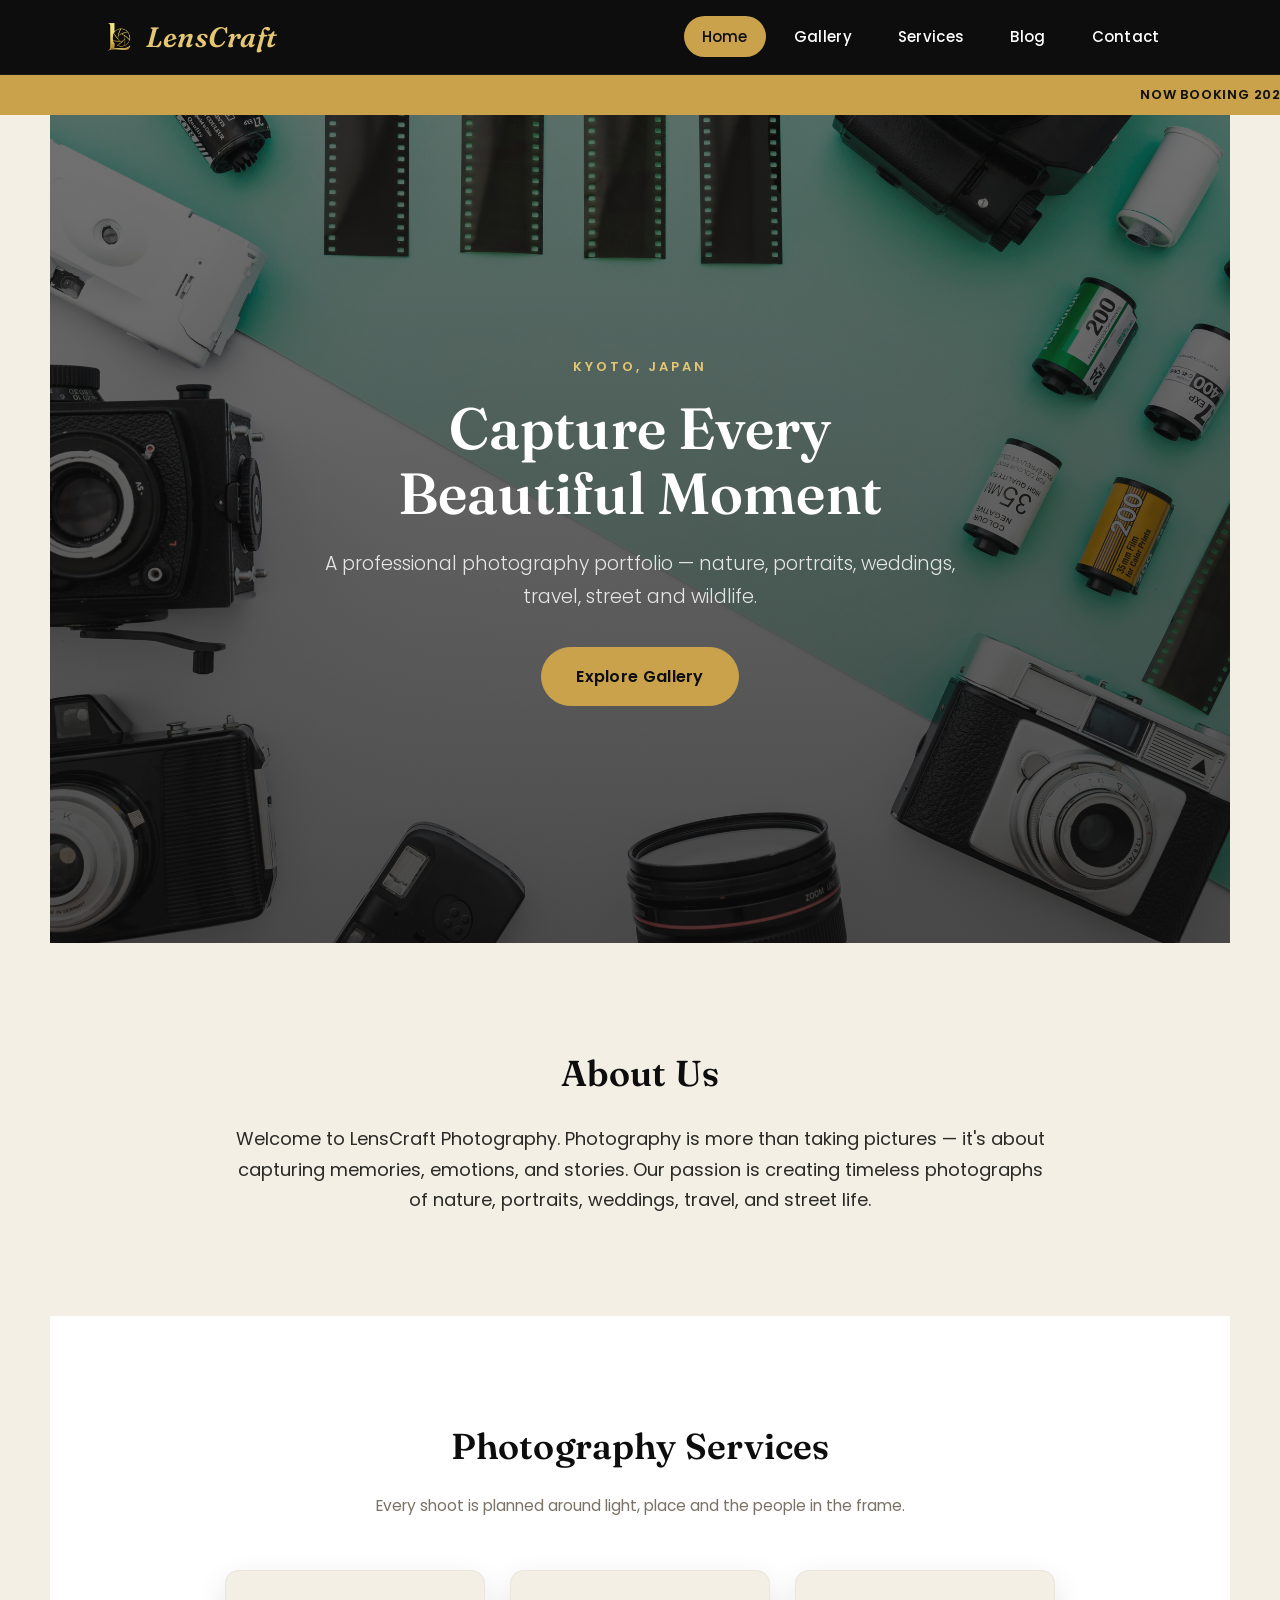
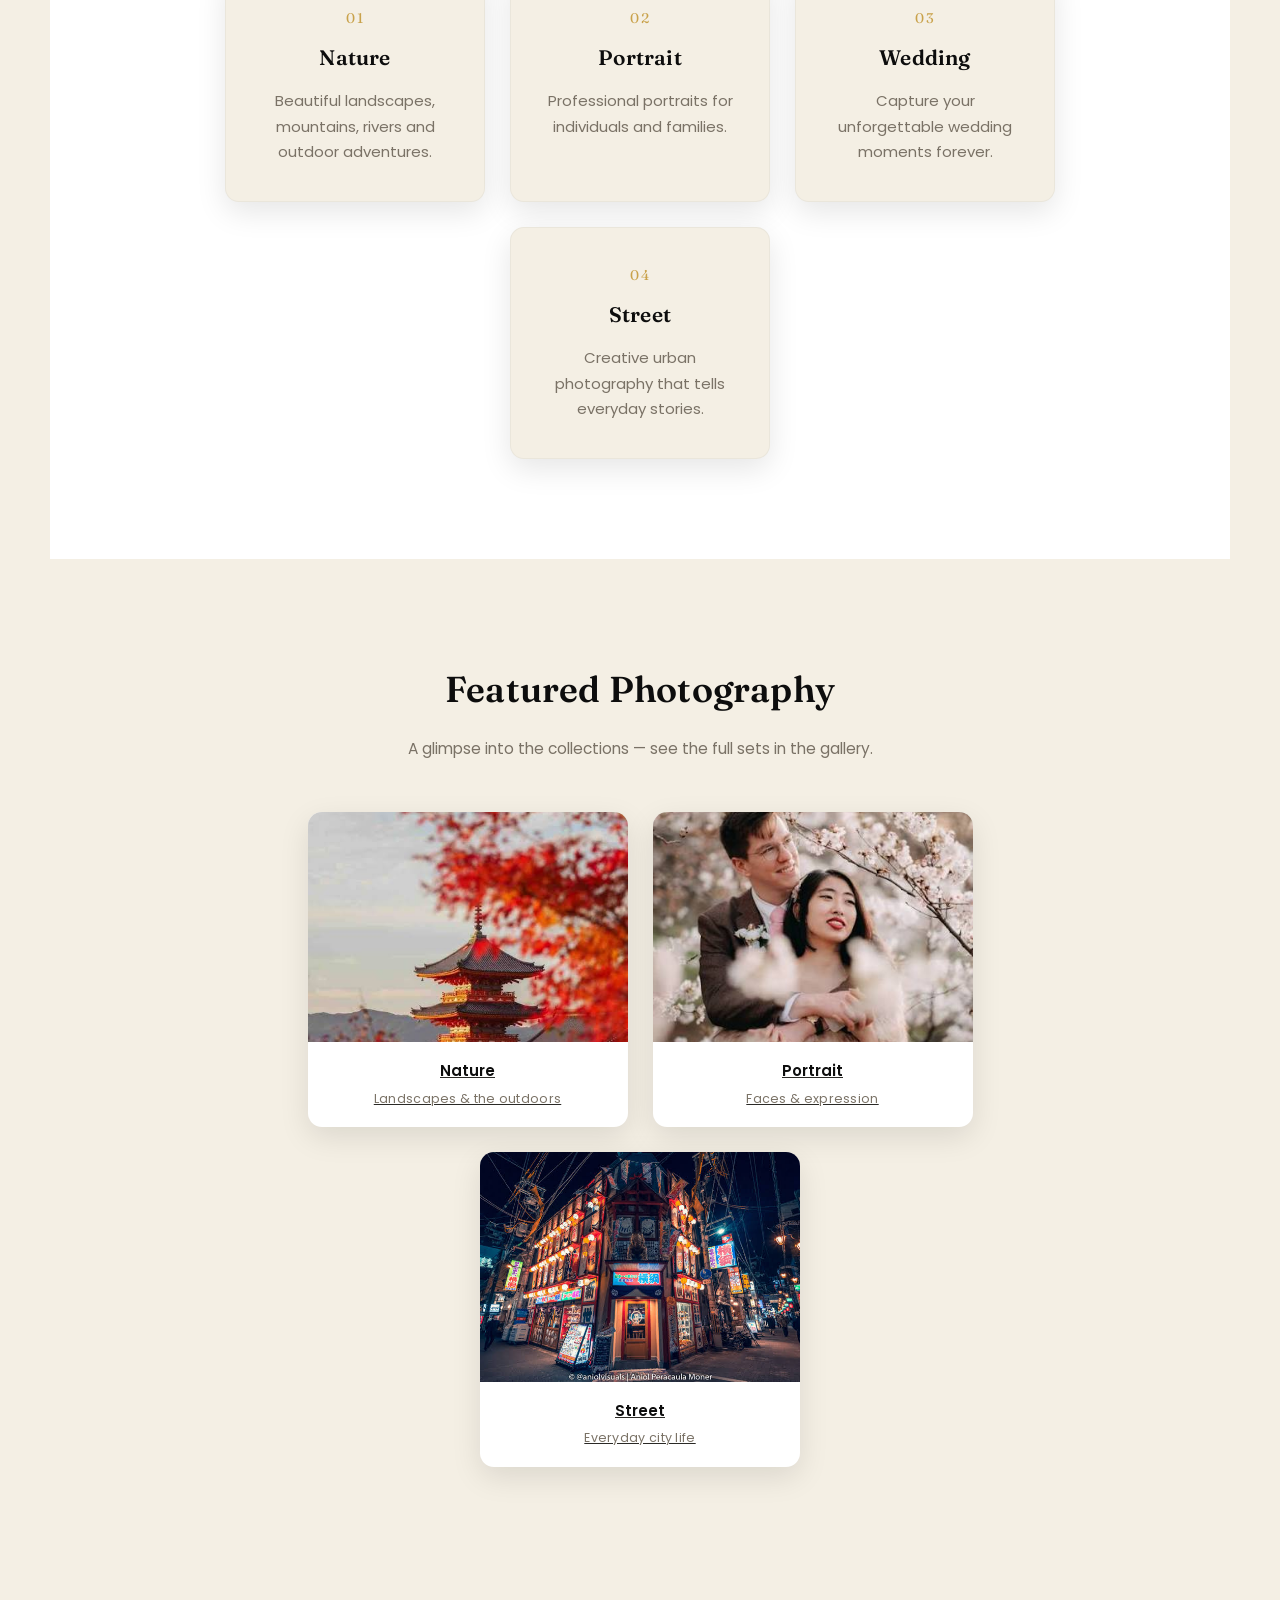
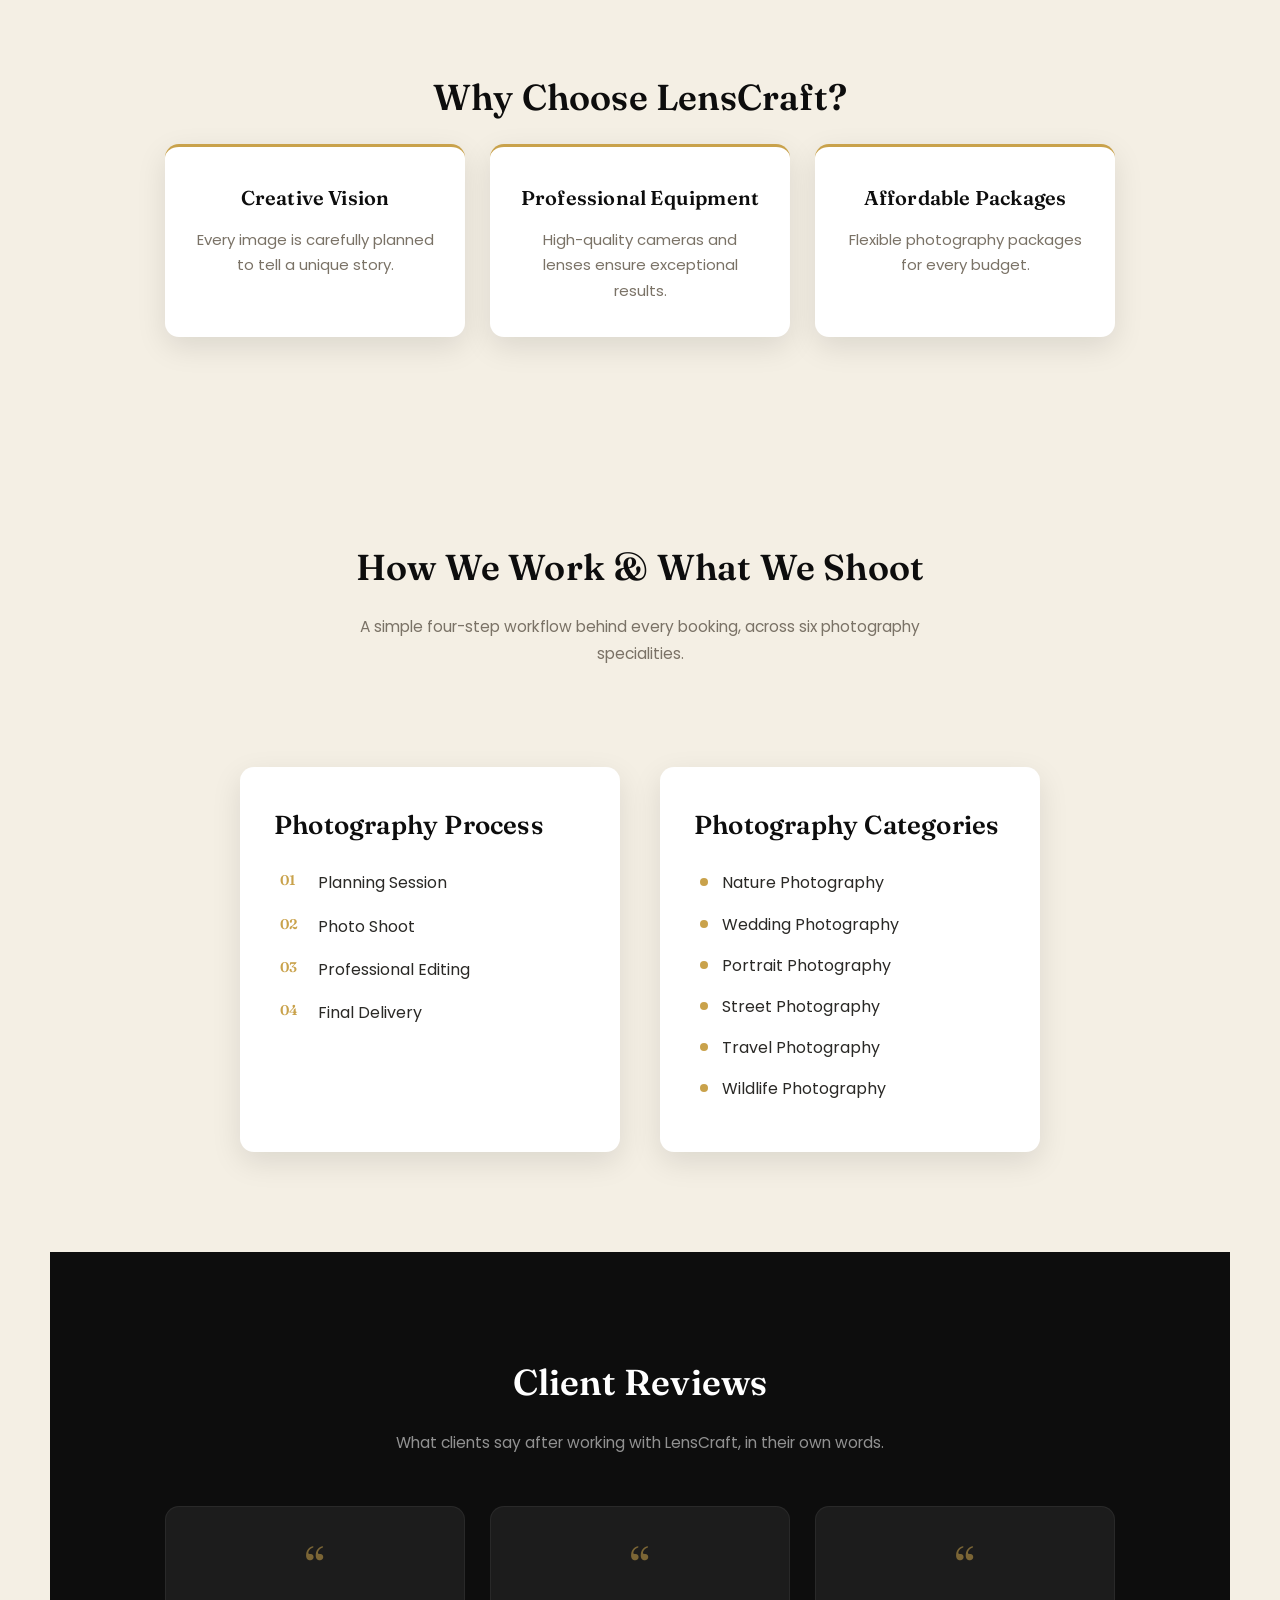
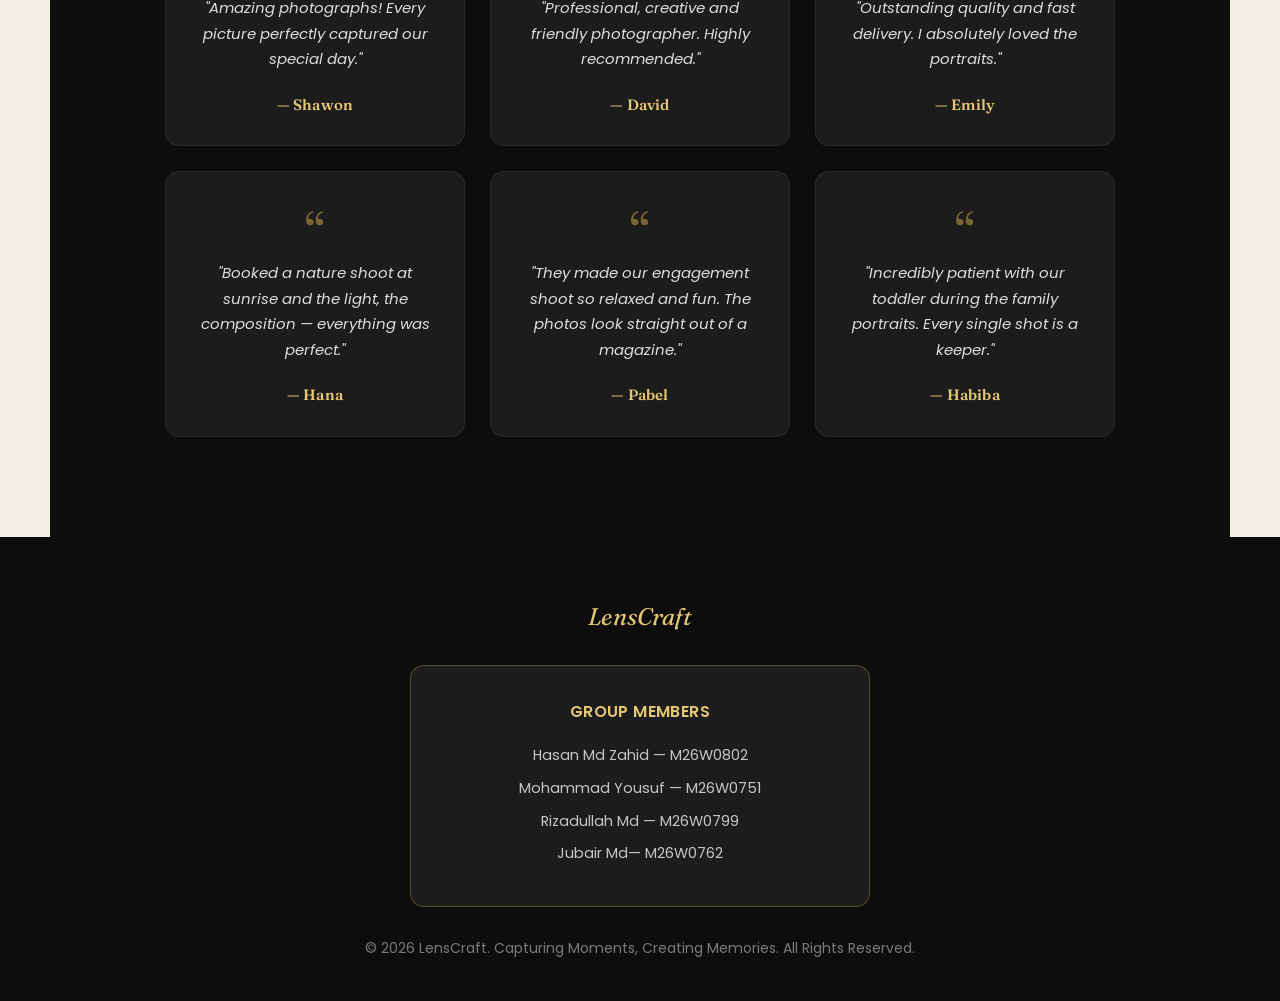
<file: index.html>
<!DOCTYPE html>
<html lang="en">

<head>
    <meta charset="UTF-8">
    <meta name="viewport" content="width=device-width, initial-scale=1.0">
    <title>LensCraft Photography</title>
    <meta name="description" content="LensCraft Photography — a Kyoto-based portfolio of nature, portrait, wedding, street, travel and wildlife photography.">

    <link rel="icon" href="favicon.ico" sizes="any">
    <link rel="icon" type="image/png" sizes="32x32" href="favicon-32x32.png">
    <link rel="icon" type="image/png" sizes="16x16" href="favicon-16x16.png">
    <link rel="apple-touch-icon" href="apple-touch-icon.png">

    <link rel="stylesheet" href="assets/css/style.css">
</head>

<body>

    <header>

        <a href="index.html" class="logo">
            <img class="logo-mark" src="assets/img/brand/logo-mark.png" alt="LensCraft" width="36" height="36">
            <span class="logo-text">LensCraft</span>
        </a>

        <nav>
            <ul>
                <li><a href="index.html" class="active">Home</a></li>
                <li><a href="gallery.html">Gallery</a></li>
                <li><a href="services.html">Services</a></li>
                <li><a href="blog.html">Blog</a></li>
                <li><a href="contact.html">Contact</a></li>
            </ul>
        </nav>

    </header>

    <marquee class="promo-marquee" behavior="scroll" direction="left" scrollamount="6" loop="-1">
        Now Booking 2026 Sessions &nbsp;&bull;&nbsp; Nature &nbsp;&middot;&nbsp; Portrait &nbsp;&middot;&nbsp; Wedding &nbsp;&middot;&nbsp; Street &nbsp;&middot;&nbsp; Travel &nbsp;&middot;&nbsp; Wildlife &nbsp;&bull;&nbsp; Based in Kyoto, Japan &nbsp;&bull;&nbsp; Book Your Shoot Today &nbsp;&bull;&nbsp; Now Booking 2026 Sessions &nbsp;&bull;&nbsp; Nature &nbsp;&middot;&nbsp; Portrait &nbsp;&middot;&nbsp; Wedding &nbsp;&middot;&nbsp; Street &nbsp;&middot;&nbsp; Travel &nbsp;&middot;&nbsp; Wildlife &nbsp;&bull;&nbsp; Based in Kyoto, Japan &nbsp;&bull;&nbsp; Book Your Shoot Today &nbsp;&bull;&nbsp; Now Booking 2026 Sessions &nbsp;&bull;&nbsp; Nature &nbsp;&middot;&nbsp; Portrait &nbsp;&middot;&nbsp; Wedding &nbsp;&middot;&nbsp; Street &nbsp;&middot;&nbsp; Travel &nbsp;&middot;&nbsp; Wildlife &nbsp;&bull;&nbsp; Based in Kyoto, Japan &nbsp;&bull;&nbsp; Book Your Shoot Today &nbsp;&bull;&nbsp; 
    </marquee>

    <span class="filmstrip" aria-hidden="true"></span>

    <section class="hero">

        <img class="hero-bg" src="assets/img/cover/hero-cover.jpg" alt="">

        <div class="hero-text">
            <span class="eyebrow">Kyoto, Japan</span>
            <h1>Capture Every Beautiful Moment</h1>
            <p>A professional photography portfolio — nature, portraits, weddings, travel, street and wildlife.</p>
            <a href="gallery.html" class="btn">Explore Gallery</a>
        </div>

    </section>

    <section class="about">
        <h2>About Us</h2>
        <p>
            Welcome to LensCraft Photography. Photography is more than taking
            pictures — it's about capturing memories, emotions, and stories.
            Our passion is creating timeless photographs of nature,
            portraits, weddings, travel, and street life.
        </p>
    </section>

    <!-- Services -->
    <section class="services">

        <h2>Photography Services</h2>
        <p class="section-sub">Every shoot is planned around light, place and the people in the frame.</p>

        <div class="service-container">

            <div class="card">
                <span class="num">01</span>
                <h3>Nature</h3>
                <p>Beautiful landscapes, mountains, rivers and outdoor adventures.</p>
            </div>

            <div class="card">
                <span class="num">02</span>
                <h3>Portrait</h3>
                <p>Professional portraits for individuals and families.</p>
            </div>

            <div class="card">
                <span class="num">03</span>
                <h3>Wedding</h3>
                <p>Capture your unforgettable wedding moments forever.</p>
            </div>

            <div class="card">
                <span class="num">04</span>
                <h3>Street</h3>
                <p>Creative urban photography that tells everyday stories.</p>
            </div>

        </div>

    </section>

    <!-- Featured Gallery -->
    <section class="gallery">

        <h2>Featured Photography</h2>
        <p class="section-sub">A glimpse into the collections — see the full sets in the gallery.</p>

        <div class="gallery-container">

            <a href="nature.html">
                <figure>
                    <div class="fig-frame">
                        <img src="assets/img/featured/nature.jpg" alt="Sunlit forest landscape">
                    </div>
                    <figcaption>Nature<span>Landscapes &amp; the outdoors</span></figcaption>
                </figure>
            </a>

            <a href="portrait.html">
                <figure>
                    <div class="fig-frame">
                        <img src="assets/img/featured/portrait.jpg" alt="Studio portrait photograph">
                    </div>
                    <figcaption>Portrait<span>Faces &amp; expression</span></figcaption>
                </figure>
            </a>

            <a href="street.html">
                <figure>
                    <div class="fig-frame">
                        <img src="assets/img/featured/street.jpg" alt="Candid street photograph">
                    </div>
                    <figcaption>Street<span>Everyday city life</span></figcaption>
                </figure>
            </a>

        </div>

    </section>

    <!-- Why Choose Me -->
    <section class="choose">

        <h2>Why Choose LensCraft?</h2>

        <div class="choose-container">

            <div class="choose-box">
                <h3>Creative Vision</h3>
                <p>Every image is carefully planned to tell a unique story.</p>
            </div>

            <div class="choose-box">
                <h3>Professional Equipment</h3>
                <p>High-quality cameras and lenses ensure exceptional results.</p>
            </div>

            <div class="choose-box">
                <h3>Affordable Packages</h3>
                <p>Flexible photography packages for every budget.</p>
            </div>

        </div>

    </section>

    <!-- Photography Process -->
    <section class="process">

        <div class="process-heading">
            <h2>How We Work &amp; What We Shoot</h2>
            <p class="section-sub">A simple four-step workflow behind every booking, across six photography specialities.</p>
        </div>

        <div class="list-box">
            <h2>Photography Process</h2>
            <ol>
                <li>Planning Session</li>
                <li>Photo Shoot</li>
                <li>Professional Editing</li>
                <li>Final Delivery</li>
            </ol>
        </div>

        <div class="list-box">
            <h2>Photography Categories</h2>
            <ul>
                <li>Nature Photography</li>
                <li>Wedding Photography</li>
                <li>Portrait Photography</li>
                <li>Street Photography</li>
                <li>Travel Photography</li>
                <li>Wildlife Photography</li>
            </ul>
        </div>

    </section>

    <!-- Testimonials -->
    <section class="testimonial">

        <h2>Client Reviews</h2>
        <p class="section-sub testimonial-sub">What clients say after working with LensCraft, in their own words.</p>

        <div class="testimonial-container">

            <div class="review">
                <span class="quote-mark" aria-hidden="true">&ldquo;</span>
                <p>"Amazing photographs! Every picture perfectly captured our special day."</p>
                <h4>— Shawon</h4>
            </div>

            <div class="review">
                <span class="quote-mark" aria-hidden="true">&ldquo;</span>
                <p>"Professional, creative and friendly photographer. Highly recommended."</p>
                <h4>— David</h4>
            </div>

            <div class="review">
                <span class="quote-mark" aria-hidden="true">&ldquo;</span>
                <p>"Outstanding quality and fast delivery. I absolutely loved the portraits."</p>
                <h4>— Emily</h4>
            </div>

            <div class="review">
                <span class="quote-mark" aria-hidden="true">&ldquo;</span>
                <p>"Booked a nature shoot at sunrise and the light, the composition — everything was perfect."</p>
                <h4>— Hana</h4>
            </div>

            <div class="review">
                <span class="quote-mark" aria-hidden="true">&ldquo;</span>
                <p>"They made our engagement shoot so relaxed and fun. The photos look straight out of a magazine."</p>
                <h4>— Pabel</h4>
            </div>

            <div class="review">
                <span class="quote-mark" aria-hidden="true">&ldquo;</span>
                <p>"Incredibly patient with our toddler during the family portraits. Every single shot is a keeper."</p>
                <h4>— Habiba</h4>
            </div>

        </div>

    </section>

    <!-- Footer -->
    <footer>

        <div class="footer-brand">LensCraft</div>

        <div class="footer-card">
            <h3>Group Members</h3>
            <p>Hasan Md Zahid — M26W0802</p>
            <p>Mohammad Yousuf — M26W0751</p>
            <p>Rizadullah Md — M26W0799</p>
            <p>Jubair Md— M26W0762</p>
        </div>

        <p class="copyright">© 2026 LensCraft. Capturing Moments, Creating Memories. All Rights Reserved.</p>

    </footer>

</body>

</html>
</file>
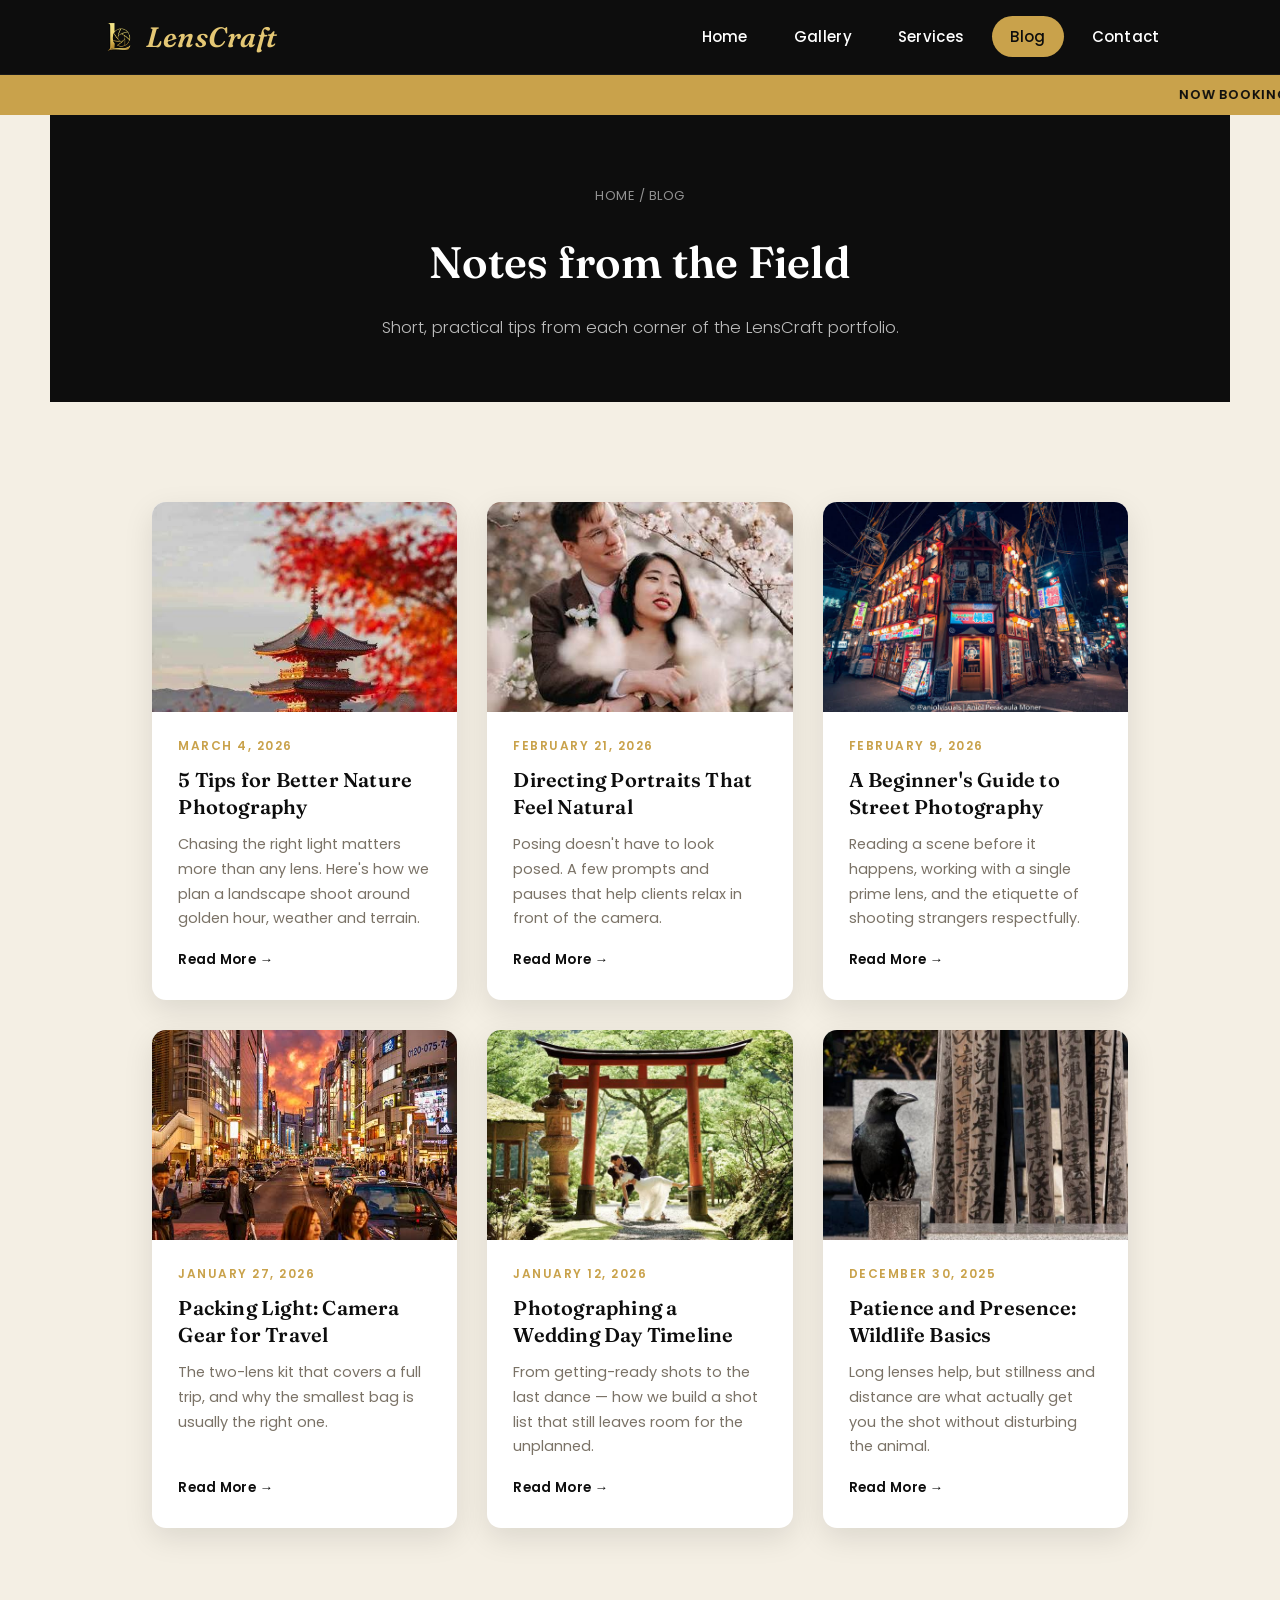
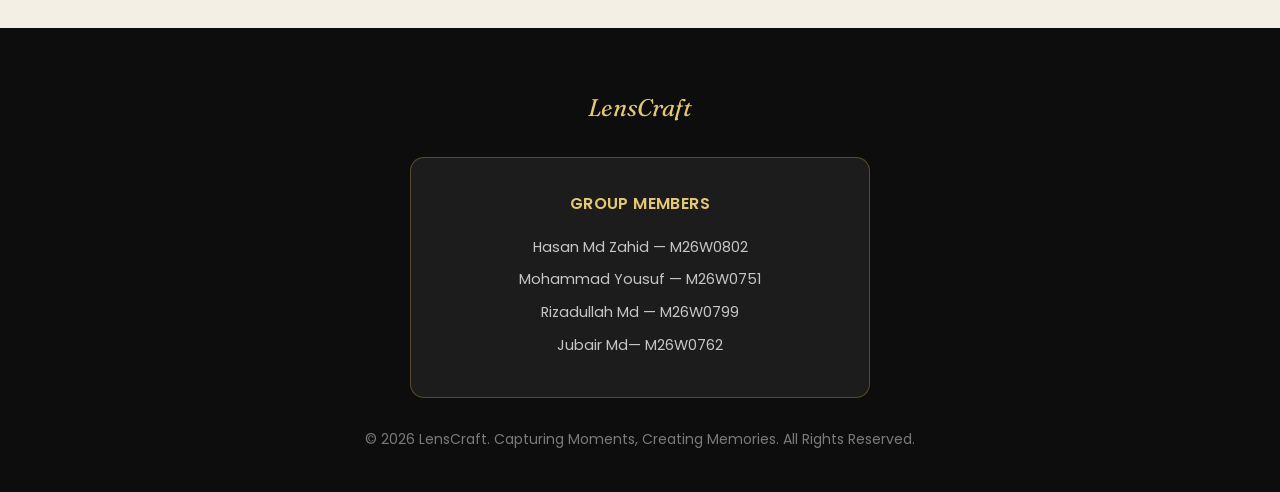
<file: blog.html>
<!DOCTYPE html>
<html lang="en">

<head>
    <meta charset="UTF-8">
    <meta name="viewport" content="width=device-width, initial-scale=1.0">
    <title>Blog | LensCraft Photography</title>
    <meta name="description" content="Photography tips and notes from LensCraft — nature, portrait, wedding, street, travel and wildlife photography.">

    <link rel="icon" href="favicon.ico" sizes="any">
    <link rel="icon" type="image/png" sizes="32x32" href="favicon-32x32.png">
    <link rel="icon" type="image/png" sizes="16x16" href="favicon-16x16.png">
    <link rel="apple-touch-icon" href="apple-touch-icon.png">

    <link rel="stylesheet" href="assets/css/style.css">
</head>

<body>

    <header>

        <a href="index.html" class="logo">
            <img class="logo-mark" src="assets/img/brand/logo-mark.png" alt="LensCraft" width="36" height="36">
            <span class="logo-text">LensCraft</span>
        </a>

        <nav>
            <ul>
                <li><a href="index.html">Home</a></li>
                <li><a href="gallery.html">Gallery</a></li>
                <li><a href="services.html">Services</a></li>
                <li><a href="blog.html" class="active">Blog</a></li>
                <li><a href="contact.html">Contact</a></li>
            </ul>
        </nav>

    </header>

    <marquee class="promo-marquee" behavior="scroll" direction="left" scrollamount="6" loop="-1">
        Now Booking 2026 Sessions &nbsp;&bull;&nbsp; Nature &nbsp;&middot;&nbsp; Portrait &nbsp;&middot;&nbsp; Wedding &nbsp;&middot;&nbsp; Street &nbsp;&middot;&nbsp; Travel &nbsp;&middot;&nbsp; Wildlife &nbsp;&bull;&nbsp; Based in Kyoto, Japan &nbsp;&bull;&nbsp; Book Your Shoot Today &nbsp;&bull;&nbsp; Now Booking 2026 Sessions &nbsp;&bull;&nbsp; Nature &nbsp;&middot;&nbsp; Portrait &nbsp;&middot;&nbsp; Wedding &nbsp;&middot;&nbsp; Street &nbsp;&middot;&nbsp; Travel &nbsp;&middot;&nbsp; Wildlife &nbsp;&bull;&nbsp; Based in Kyoto, Japan &nbsp;&bull;&nbsp; Book Your Shoot Today &nbsp;&bull;&nbsp; Now Booking 2026 Sessions &nbsp;&bull;&nbsp; Nature &nbsp;&middot;&nbsp; Portrait &nbsp;&middot;&nbsp; Wedding &nbsp;&middot;&nbsp; Street &nbsp;&middot;&nbsp; Travel &nbsp;&middot;&nbsp; Wildlife &nbsp;&bull;&nbsp; Based in Kyoto, Japan &nbsp;&bull;&nbsp; Book Your Shoot Today &nbsp;&bull;&nbsp; 
    </marquee>

    <span class="filmstrip" aria-hidden="true"></span>

    <section class="page-banner">
        <div class="breadcrumb"><a href="index.html">Home</a> / Blog</div>
        <h1>Notes from the Field</h1>
        <p>Short, practical tips from each corner of the LensCraft portfolio.</p>
    </section>

    <section>

        <div class="blog-grid">

            <a class="post-card" href="nature.html">
                <div class="post-thumb">
                    <img src="assets/img/featured/nature.jpg" alt="Forest landscape" loading="lazy">
                </div>
                <div class="post-body">
                    <span class="post-date">March 4, 2026</span>
                    <h3>5 Tips for Better Nature Photography</h3>
                    <p>Chasing the right light matters more than any lens. Here's how we plan a landscape shoot around golden hour, weather and terrain.</p>
                    <span class="post-link">Read More &rarr;</span>
                </div>
            </a>

            <a class="post-card" href="portrait.html">
                <div class="post-thumb">
                    <img src="assets/img/featured/portrait.jpg" alt="Studio portrait" loading="lazy">
                </div>
                <div class="post-body">
                    <span class="post-date">February 21, 2026</span>
                    <h3>Directing Portraits That Feel Natural</h3>
                    <p>Posing doesn't have to look posed. A few prompts and pauses that help clients relax in front of the camera.</p>
                    <span class="post-link">Read More &rarr;</span>
                </div>
            </a>

            <a class="post-card" href="street.html">
                <div class="post-thumb">
                    <img src="assets/img/featured/street.jpg" alt="Candid street scene" loading="lazy">
                </div>
                <div class="post-body">
                    <span class="post-date">February 9, 2026</span>
                    <h3>A Beginner's Guide to Street Photography</h3>
                    <p>Reading a scene before it happens, working with a single prime lens, and the etiquette of shooting strangers respectfully.</p>
                    <span class="post-link">Read More &rarr;</span>
                </div>
            </a>

            <a class="post-card" href="travel.html">
                <div class="post-thumb">
                    <img src="assets/img/featured/travel.jpg" alt="Travel destination" loading="lazy">
                </div>
                <div class="post-body">
                    <span class="post-date">January 27, 2026</span>
                    <h3>Packing Light: Camera Gear for Travel</h3>
                    <p>The two-lens kit that covers a full trip, and why the smallest bag is usually the right one.</p>
                    <span class="post-link">Read More &rarr;</span>
                </div>
            </a>

            <a class="post-card" href="wedding.html">
                <div class="post-thumb">
                    <img src="assets/img/featured/wedding.jpg" alt="Wedding photograph" loading="lazy">
                </div>
                <div class="post-body">
                    <span class="post-date">January 12, 2026</span>
                    <h3>Photographing a Wedding Day Timeline</h3>
                    <p>From getting-ready shots to the last dance — how we build a shot list that still leaves room for the unplanned.</p>
                    <span class="post-link">Read More &rarr;</span>
                </div>
            </a>

            <a class="post-card" href="wildlife.html">
                <div class="post-thumb">
                    <img src="assets/img/featured/wildlife.jpg" alt="Wildlife photograph" loading="lazy">
                </div>
                <div class="post-body">
                    <span class="post-date">December 30, 2025</span>
                    <h3>Patience and Presence: Wildlife Basics</h3>
                    <p>Long lenses help, but stillness and distance are what actually get you the shot without disturbing the animal.</p>
                    <span class="post-link">Read More &rarr;</span>
                </div>
            </a>

        </div>

    </section>

    <!-- Footer -->
    <footer>

        <div class="footer-brand">LensCraft</div>

        <div class="footer-card">
            <h3>Group Members</h3>
            <p>Hasan Md Zahid — M26W0802</p>
            <p>Mohammad Yousuf — M26W0751</p>
            <p>Rizadullah Md — M26W0799</p>
            <p>Jubair Md— M26W0762</p>
        </div>

        <p class="copyright">© 2026 LensCraft. Capturing Moments, Creating Memories. All Rights Reserved.</p>

    </footer>

</body>

</html>
</file>
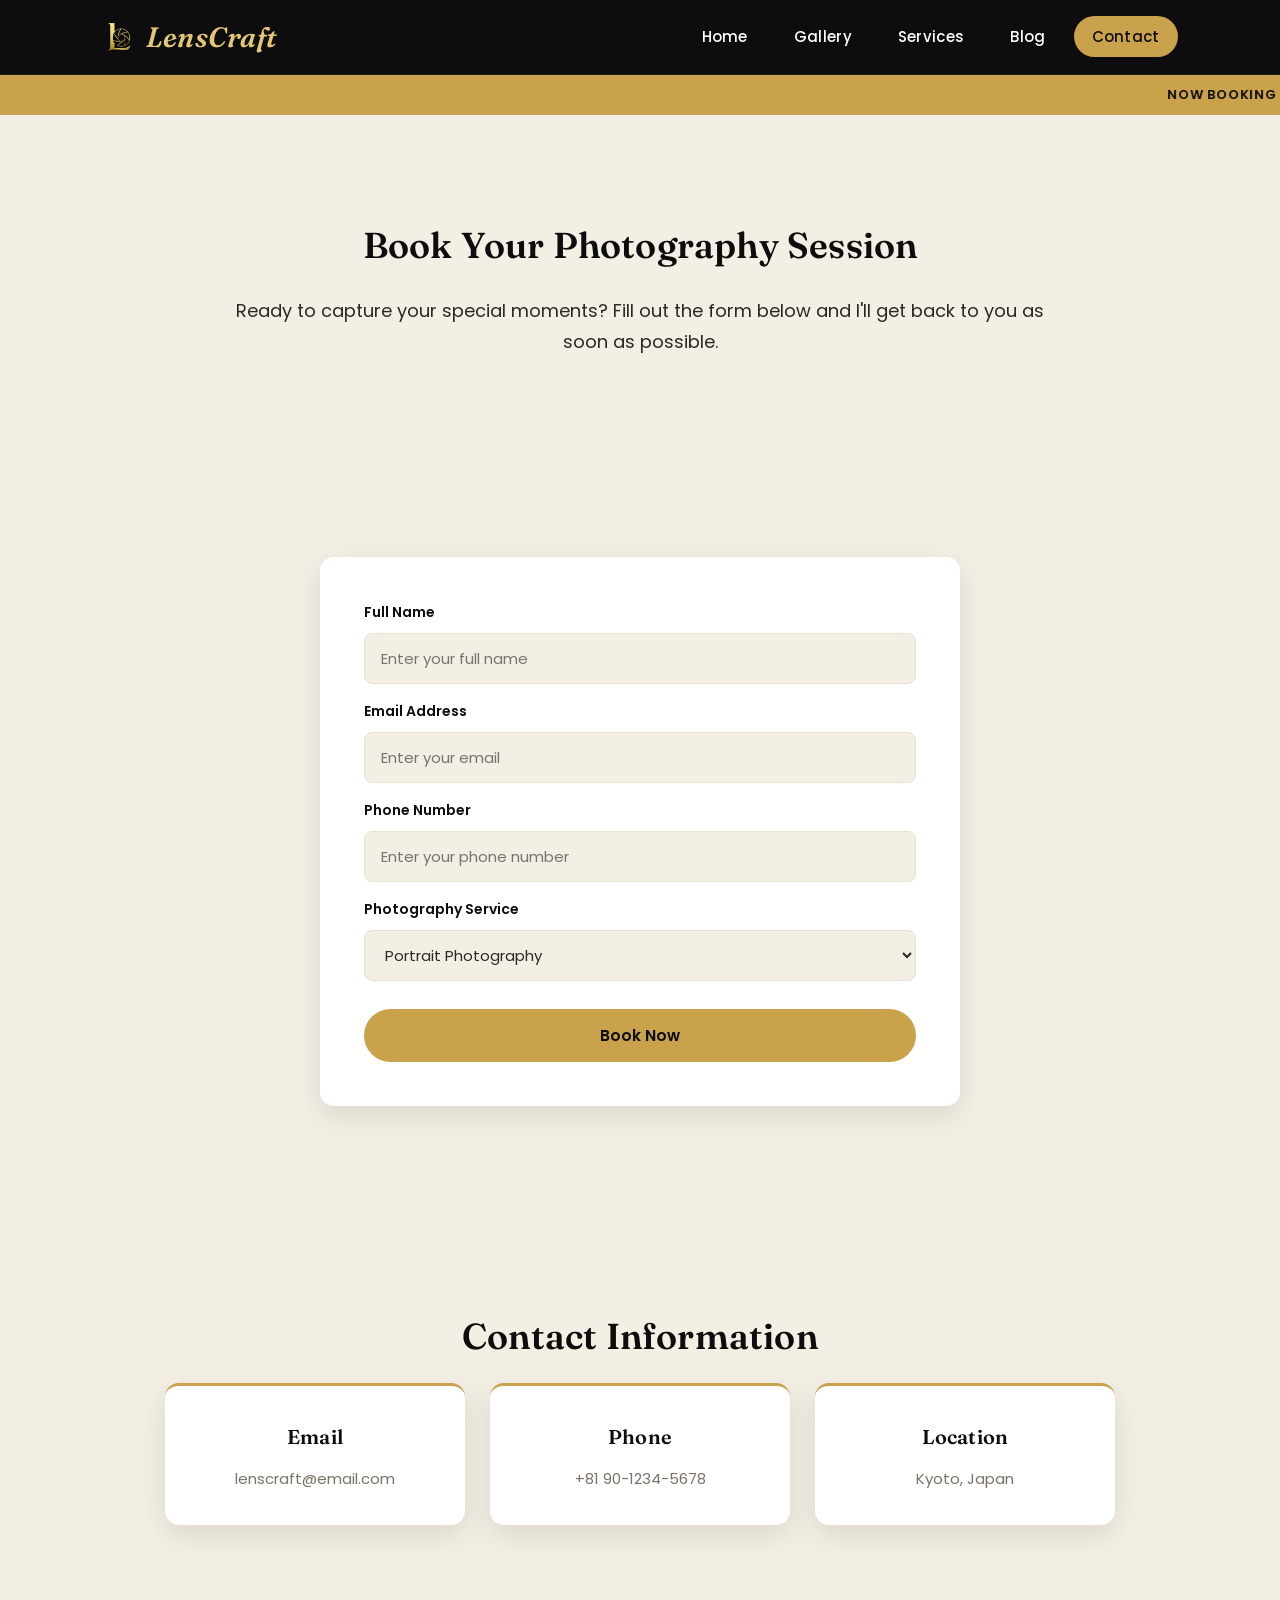
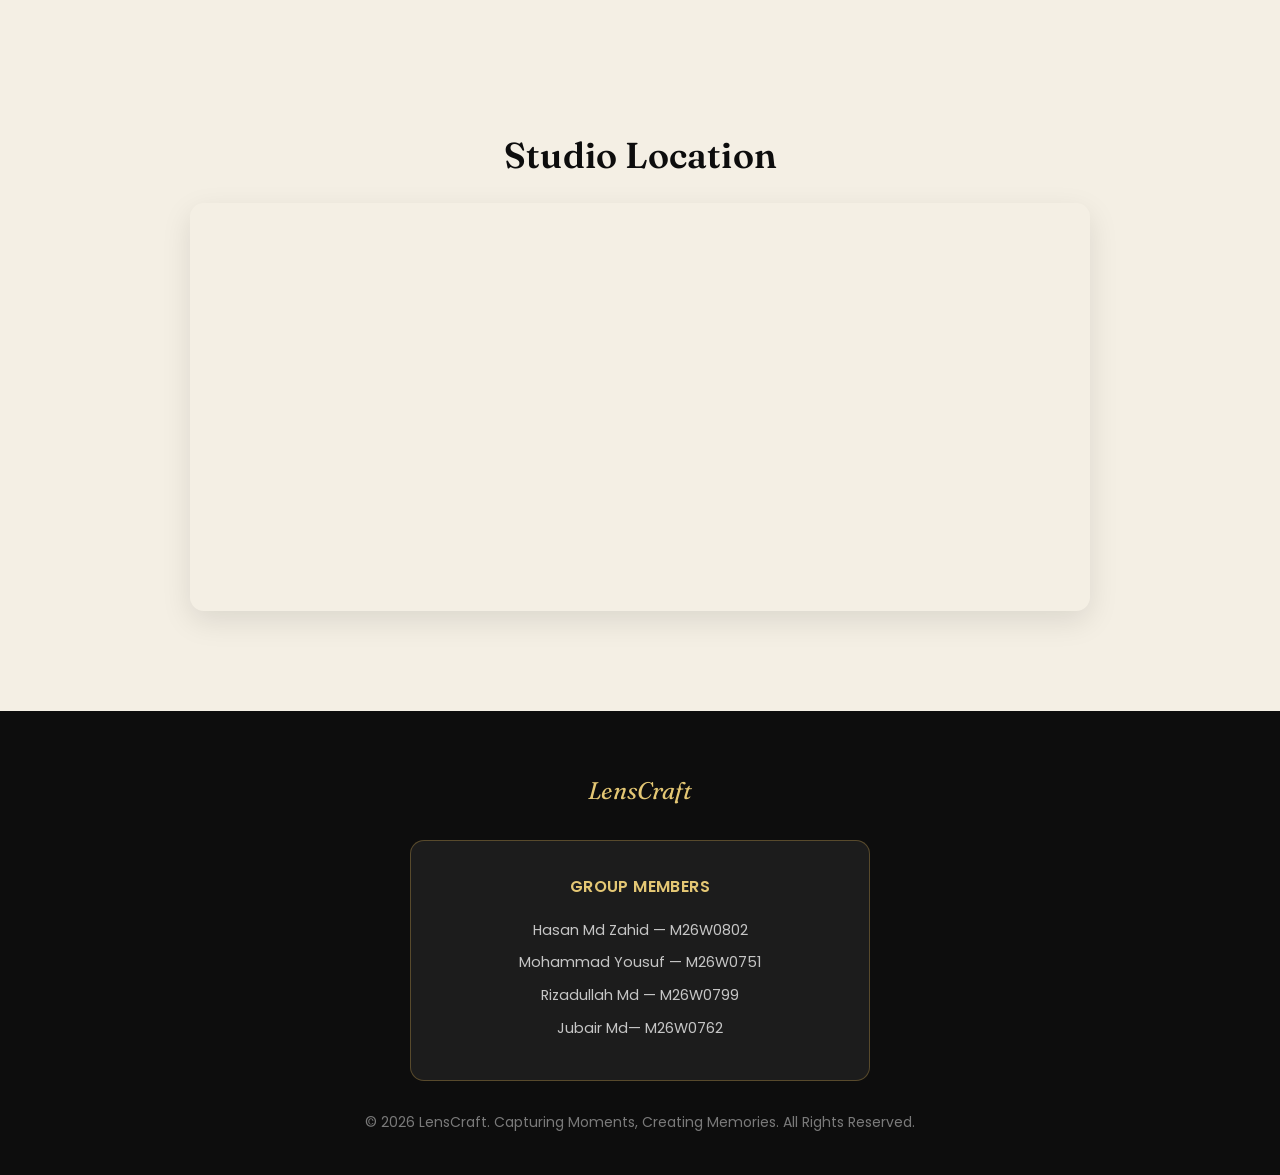
<file: contact.html>
<!DOCTYPE html>
<html lang="en">

<head>
    <meta charset="UTF-8">
    <meta name="viewport" content="width=device-width, initial-scale=1.0">
    <title>LensCraft Photography | Contact</title>
    <meta name="description" content="Book a photography session with LensCraft in Kyoto, Japan.">

    <link rel="icon" href="favicon.ico" sizes="any">
    <link rel="icon" type="image/png" sizes="32x32" href="favicon-32x32.png">
    <link rel="icon" type="image/png" sizes="16x16" href="favicon-16x16.png">
    <link rel="apple-touch-icon" href="apple-touch-icon.png">

    <link rel="stylesheet" href="assets/css/style.css">
</head>

<body>

    <header>

        <a href="index.html" class="logo">
            <img class="logo-mark" src="assets/img/brand/logo-mark.png" alt="LensCraft" width="36" height="36">
            <span class="logo-text">LensCraft</span>
        </a>

        <nav>
            <ul>
                <li><a href="index.html">Home</a></li>
                <li><a href="gallery.html">Gallery</a></li>
                <li><a href="services.html">Services</a></li>
                <li><a href="blog.html">Blog</a></li>
                <li><a href="contact.html" class="active">Contact</a></li>
            </ul>
        </nav>

    </header>

    <marquee class="promo-marquee" behavior="scroll" direction="left" scrollamount="6" loop="-1">
        Now Booking 2026 Sessions &nbsp;&bull;&nbsp; Nature &nbsp;&middot;&nbsp; Portrait &nbsp;&middot;&nbsp; Wedding &nbsp;&middot;&nbsp; Street &nbsp;&middot;&nbsp; Travel &nbsp;&middot;&nbsp; Wildlife &nbsp;&bull;&nbsp; Based in Kyoto, Japan &nbsp;&bull;&nbsp; Book Your Shoot Today &nbsp;&bull;&nbsp; Now Booking 2026 Sessions &nbsp;&bull;&nbsp; Nature &nbsp;&middot;&nbsp; Portrait &nbsp;&middot;&nbsp; Wedding &nbsp;&middot;&nbsp; Street &nbsp;&middot;&nbsp; Travel &nbsp;&middot;&nbsp; Wildlife &nbsp;&bull;&nbsp; Based in Kyoto, Japan &nbsp;&bull;&nbsp; Book Your Shoot Today &nbsp;&bull;&nbsp; Now Booking 2026 Sessions &nbsp;&bull;&nbsp; Nature &nbsp;&middot;&nbsp; Portrait &nbsp;&middot;&nbsp; Wedding &nbsp;&middot;&nbsp; Street &nbsp;&middot;&nbsp; Travel &nbsp;&middot;&nbsp; Wildlife &nbsp;&bull;&nbsp; Based in Kyoto, Japan &nbsp;&bull;&nbsp; Book Your Shoot Today &nbsp;&bull;&nbsp; 
    </marquee>

    <span class="filmstrip" aria-hidden="true"></span>

    <!-- Contact Heading -->
    <section class="about">
        <h2>Book Your Photography Session</h2>
        <p>
            Ready to capture your special moments? Fill out the form below and
            I'll get back to you as soon as possible.
        </p>
    </section>

    <!-- Contact Form -->
    <section>

        <div class="contact-container">

            <form>

                <label for="name">Full Name</label>
                <input id="name" type="text" placeholder="Enter your full name" required>

                <label for="email">Email Address</label>
                <input id="email" type="email" placeholder="Enter your email" required>

                <label for="phone">Phone Number</label>
                <input id="phone" type="tel" placeholder="Enter your phone number">

                <label for="service">Photography Service</label>
                <select id="service">
                    <option>Portrait Photography</option>
                    <option>Wedding Photography</option>
                    <option>Nature Photography</option>
                    <option>Travel Photography</option>
                    <option>Street Photography</option>
                    <option>Wildlife Photography</option>
                </select>

                <button type="submit">Book Now</button>

            </form>

        </div>

    </section>

    <!-- Contact Information -->
    <section>

        <h2>Contact Information</h2>

        <div class="choose-container">

            <div class="choose-box">
                <h3>Email</h3>
                <p>lenscraft@email.com</p>
            </div>

            <div class="choose-box">
                <h3>Phone</h3>
                <p>+81 90-1234-5678</p>
            </div>

            <div class="choose-box">
                <h3>Location</h3>
                <p>Kyoto, Japan</p>
            </div>

        </div>

    </section>

    <!-- Google Map -->
    <section>

        <h2>Studio Location</h2>

        <div class="map">
            <iframe
                src="https://www.google.com/maps/embed?pb=!1m18!1m12!1m3!1d3269.640177221547!2d135.768148!3d35.011564!2m3!1f0!2f0!3f0!3m2!1i1024!2i768!4f13.1!3m3!1m2!1s0x6001088b7b6e0d79%3A0x7f8b7f2f2c0d8a59!2sKyoto%2C%20Japan!5e0!3m2!1sen!2sjp!4v1710000000000"
                width="100%"
                height="400"
                style="border:0;"
                allowfullscreen=""
                loading="lazy">
            </iframe>
        </div>

    </section>

     <!-- Footer -->
    <footer>

        <div class="footer-brand">LensCraft</div>

        <div class="footer-card">
            <h3>Group Members</h3>
            <p>Hasan Md Zahid — M26W0802</p>
            <p>Mohammad Yousuf — M26W0751</p>
            <p>Rizadullah Md — M26W0799</p>
            <p>Jubair Md— M26W0762</p>
        </div>

        <p class="copyright">© 2026 LensCraft. Capturing Moments, Creating Memories. All Rights Reserved.</p>

    </footer>

</body>

</html>
</file>
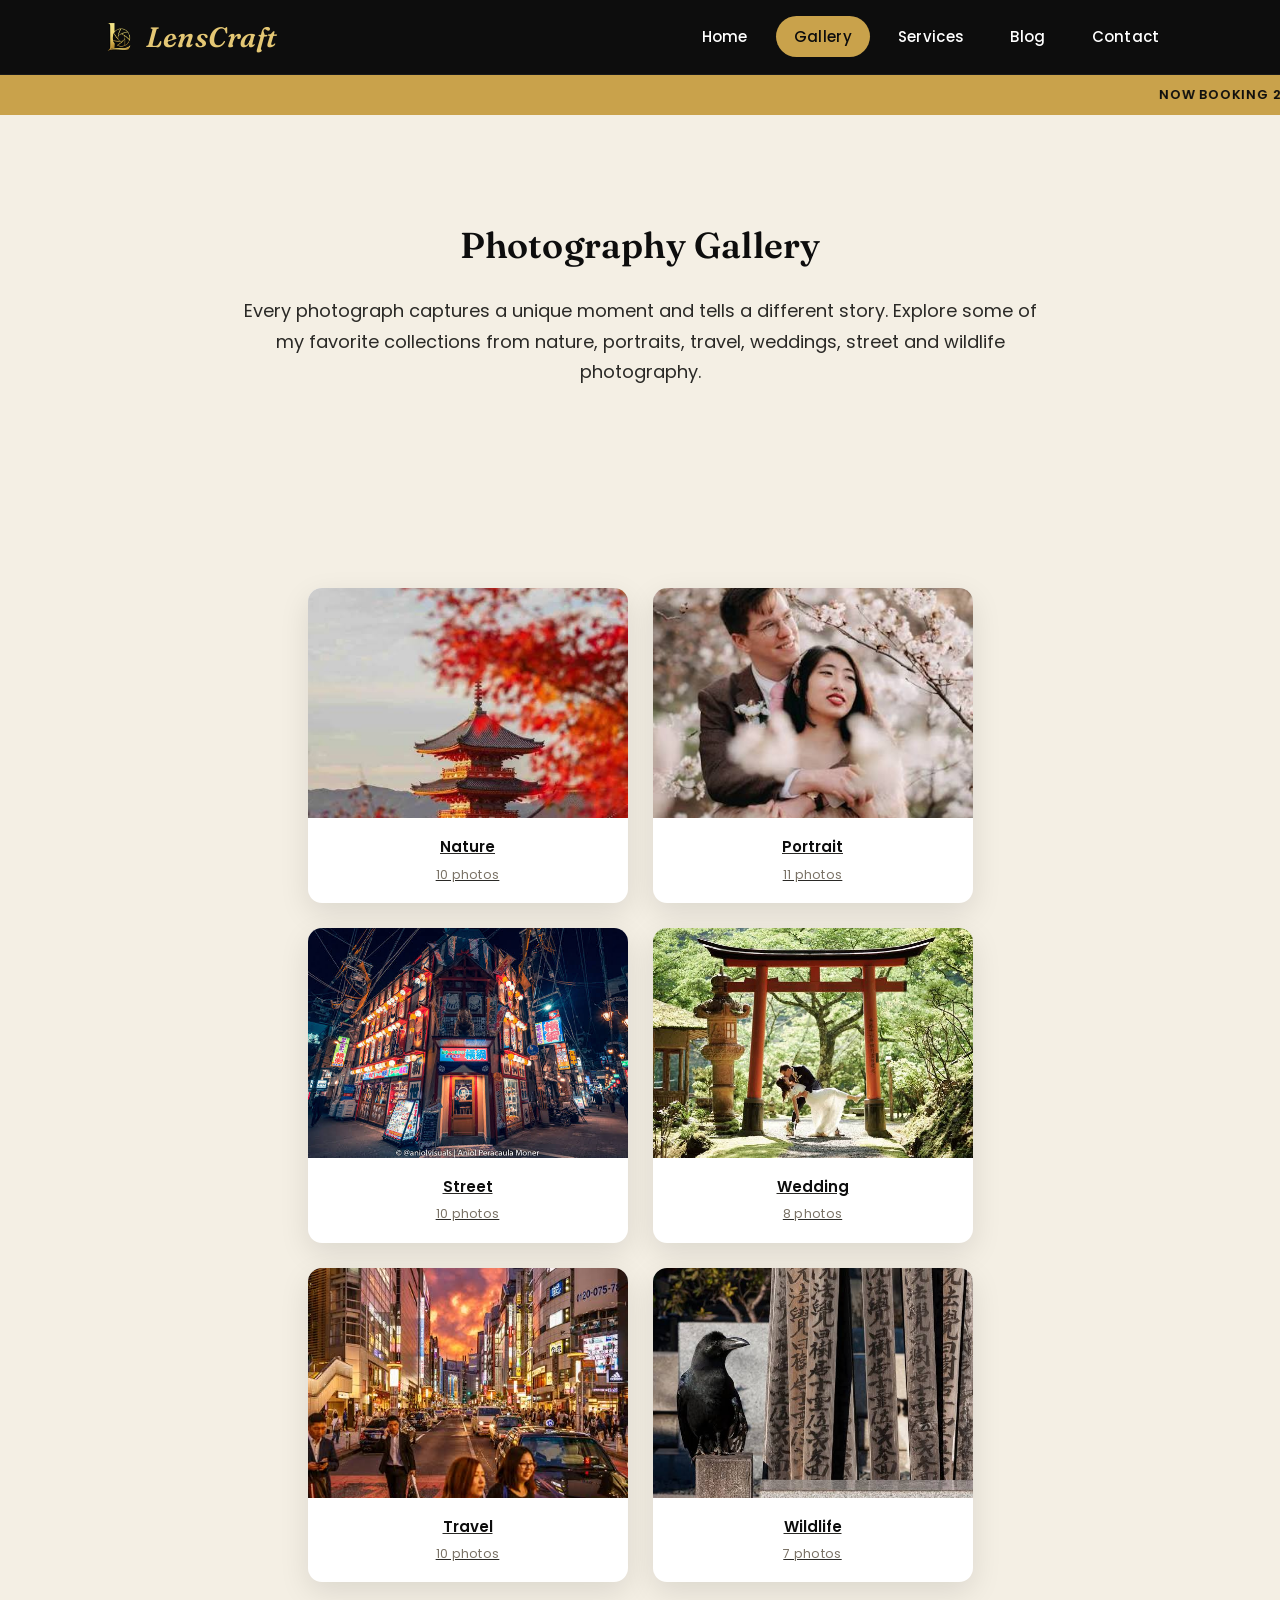
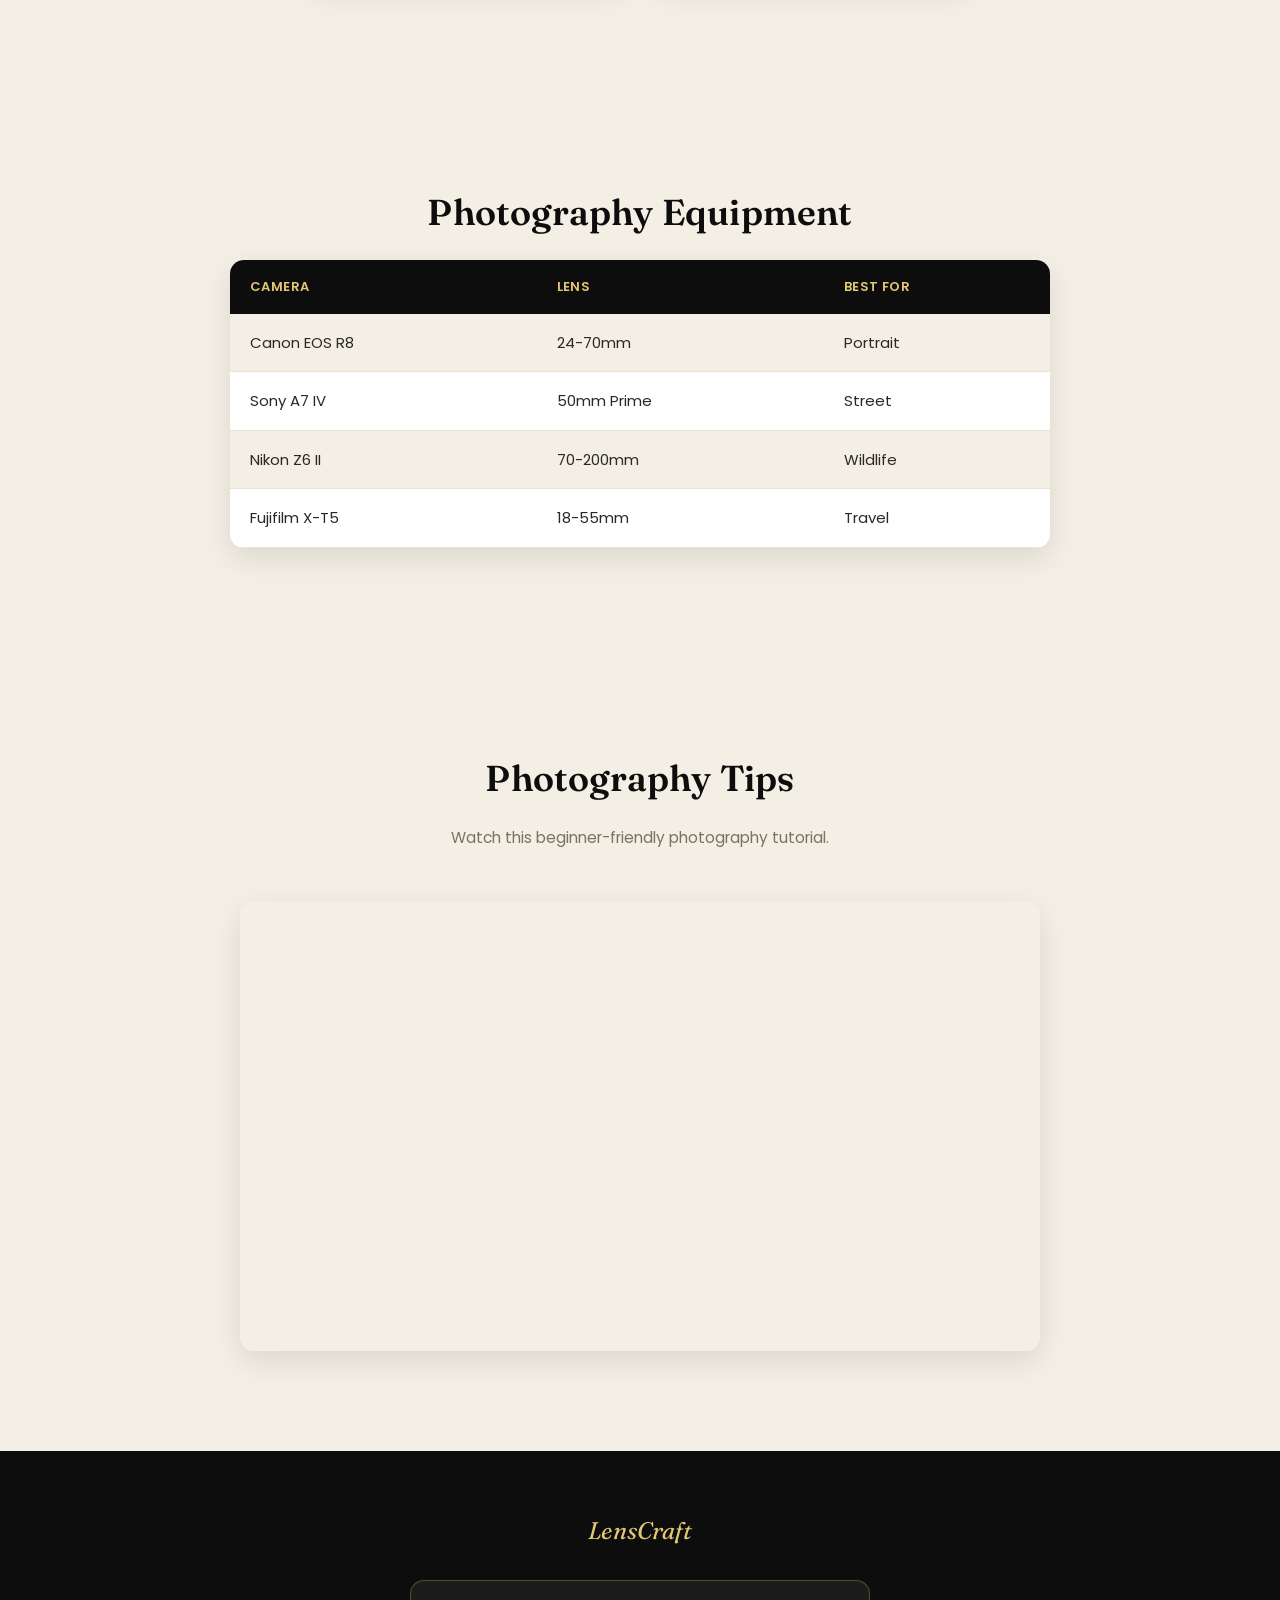
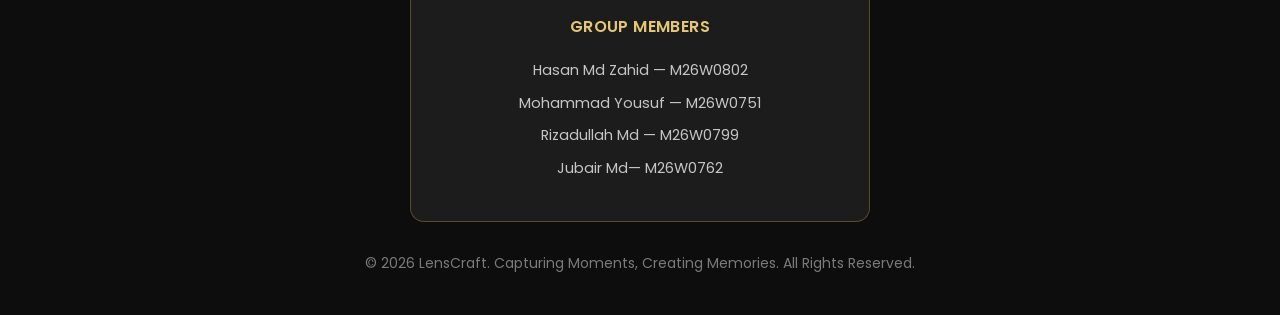
<file: gallery.html>
<!DOCTYPE html>
<html lang="en">

<head>
    <meta charset="UTF-8">
    <meta name="viewport" content="width=device-width, initial-scale=1.0">
    <title>LensCraft Photography | Gallery</title>
    <meta name="description" content="Browse the full LensCraft Photography gallery: nature, portrait, street, wedding, travel and wildlife collections.">

    <link rel="icon" href="favicon.ico" sizes="any">
    <link rel="icon" type="image/png" sizes="32x32" href="favicon-32x32.png">
    <link rel="icon" type="image/png" sizes="16x16" href="favicon-16x16.png">
    <link rel="apple-touch-icon" href="apple-touch-icon.png">

    <link rel="stylesheet" href="assets/css/style.css">
</head>

<body>

    <header>

        <a href="index.html" class="logo">
            <img class="logo-mark" src="assets/img/brand/logo-mark.png" alt="LensCraft" width="36" height="36">
            <span class="logo-text">LensCraft</span>
        </a>

        <nav>
            <ul>
                <li><a href="index.html">Home</a></li>
                <li><a href="gallery.html" class="active">Gallery</a></li>
                <li><a href="services.html">Services</a></li>
                <li><a href="blog.html">Blog</a></li>
                <li><a href="contact.html">Contact</a></li>
            </ul>
        </nav>

    </header>

    <marquee class="promo-marquee" behavior="scroll" direction="left" scrollamount="6" loop="-1">
        Now Booking 2026 Sessions &nbsp;&bull;&nbsp; Nature &nbsp;&middot;&nbsp; Portrait &nbsp;&middot;&nbsp; Wedding &nbsp;&middot;&nbsp; Street &nbsp;&middot;&nbsp; Travel &nbsp;&middot;&nbsp; Wildlife &nbsp;&bull;&nbsp; Based in Kyoto, Japan &nbsp;&bull;&nbsp; Book Your Shoot Today &nbsp;&bull;&nbsp; Now Booking 2026 Sessions &nbsp;&bull;&nbsp; Nature &nbsp;&middot;&nbsp; Portrait &nbsp;&middot;&nbsp; Wedding &nbsp;&middot;&nbsp; Street &nbsp;&middot;&nbsp; Travel &nbsp;&middot;&nbsp; Wildlife &nbsp;&bull;&nbsp; Based in Kyoto, Japan &nbsp;&bull;&nbsp; Book Your Shoot Today &nbsp;&bull;&nbsp; Now Booking 2026 Sessions &nbsp;&bull;&nbsp; Nature &nbsp;&middot;&nbsp; Portrait &nbsp;&middot;&nbsp; Wedding &nbsp;&middot;&nbsp; Street &nbsp;&middot;&nbsp; Travel &nbsp;&middot;&nbsp; Wildlife &nbsp;&bull;&nbsp; Based in Kyoto, Japan &nbsp;&bull;&nbsp; Book Your Shoot Today &nbsp;&bull;&nbsp; 
    </marquee>

    <span class="filmstrip" aria-hidden="true"></span>

    <!-- Gallery Banner -->
    <section class="about">
        <h2>Photography Gallery</h2>
        <p>
            Every photograph captures a unique moment and tells a different story.
            Explore some of my favorite collections from nature, portraits,
            travel, weddings, street and wildlife photography.
        </p>
    </section>

    <!-- Image Gallery -->
    <section class="gallery">

        <div class="gallery-container">

            <a href="nature.html">
                <figure>
                    <div class="fig-frame">
                        <img src="assets/img/featured/nature.jpg" alt="Sunlit forest landscape">
                    </div>
                    <figcaption>Nature<span>10 photos</span></figcaption>
                </figure>
            </a>

            <a href="portrait.html">
                <figure>
                    <div class="fig-frame">
                        <img src="assets/img/featured/portrait.jpg" alt="Studio portrait photograph">
                    </div>
                    <figcaption>Portrait<span>11 photos</span></figcaption>
                </figure>
            </a>

            <a href="street.html">
                <figure>
                    <div class="fig-frame">
                        <img src="assets/img/featured/street.jpg" alt="Candid street photograph">
                    </div>
                    <figcaption>Street<span>10 photos</span></figcaption>
                </figure>
            </a>

            <a href="wedding.html">
                <figure>
                    <div class="fig-frame">
                        <img src="assets/img/featured/wedding.jpg" alt="Wedding couple photograph">
                    </div>
                    <figcaption>Wedding<span>8 photos</span></figcaption>
                </figure>
            </a>

            <a href="travel.html">
                <figure>
                    <div class="fig-frame">
                        <img src="assets/img/featured/travel.jpg" alt="Travel destination photograph">
                    </div>
                    <figcaption>Travel<span>10 photos</span></figcaption>
                </figure>
            </a>

            <a href="wildlife.html">
                <figure>
                    <div class="fig-frame">
                        <img src="assets/img/featured/wildlife.jpg" alt="Wildlife photograph">
                    </div>
                    <figcaption>Wildlife<span>7 photos</span></figcaption>
                </figure>
            </a>

        </div>

    </section>

    <!-- Camera Equipment Table -->
    <section>

        <h2>Photography Equipment</h2>

        <table>
            <tr>
                <th>Camera</th>
                <th>Lens</th>
                <th>Best For</th>
            </tr>
            <tr>
                <td>Canon EOS R8</td>
                <td>24-70mm</td>
                <td>Portrait</td>
            </tr>
            <tr>
                <td>Sony A7 IV</td>
                <td>50mm Prime</td>
                <td>Street</td>
            </tr>
            <tr>
                <td>Nikon Z6 II</td>
                <td>70-200mm</td>
                <td>Wildlife</td>
            </tr>
            <tr>
                <td>Fujifilm X-T5</td>
                <td>18-55mm</td>
                <td>Travel</td>
            </tr>
        </table>

    </section>

    <!-- Video -->
    <section>

        <h2>Photography Tips</h2>
        <p class="section-sub">Watch this beginner-friendly photography tutorial.</p>

        <div class="video">
            <iframe
                src="https://www.youtube.com/embed/V7z7BAZdt2M"
                title="Photography Tutorial"
                allowfullscreen
                loading="lazy">
            </iframe>
        </div>

    </section>

       <!-- Footer -->
    <footer>

        <div class="footer-brand">LensCraft</div>

        <div class="footer-card">
            <h3>Group Members</h3>
            <p>Hasan Md Zahid — M26W0802</p>
            <p>Mohammad Yousuf — M26W0751</p>
            <p>Rizadullah Md — M26W0799</p>
            <p>Jubair Md— M26W0762</p>
        </div>

        <p class="copyright">© 2026 LensCraft. Capturing Moments, Creating Memories. All Rights Reserved.</p>

    </footer>

</body>

</html>
</file>
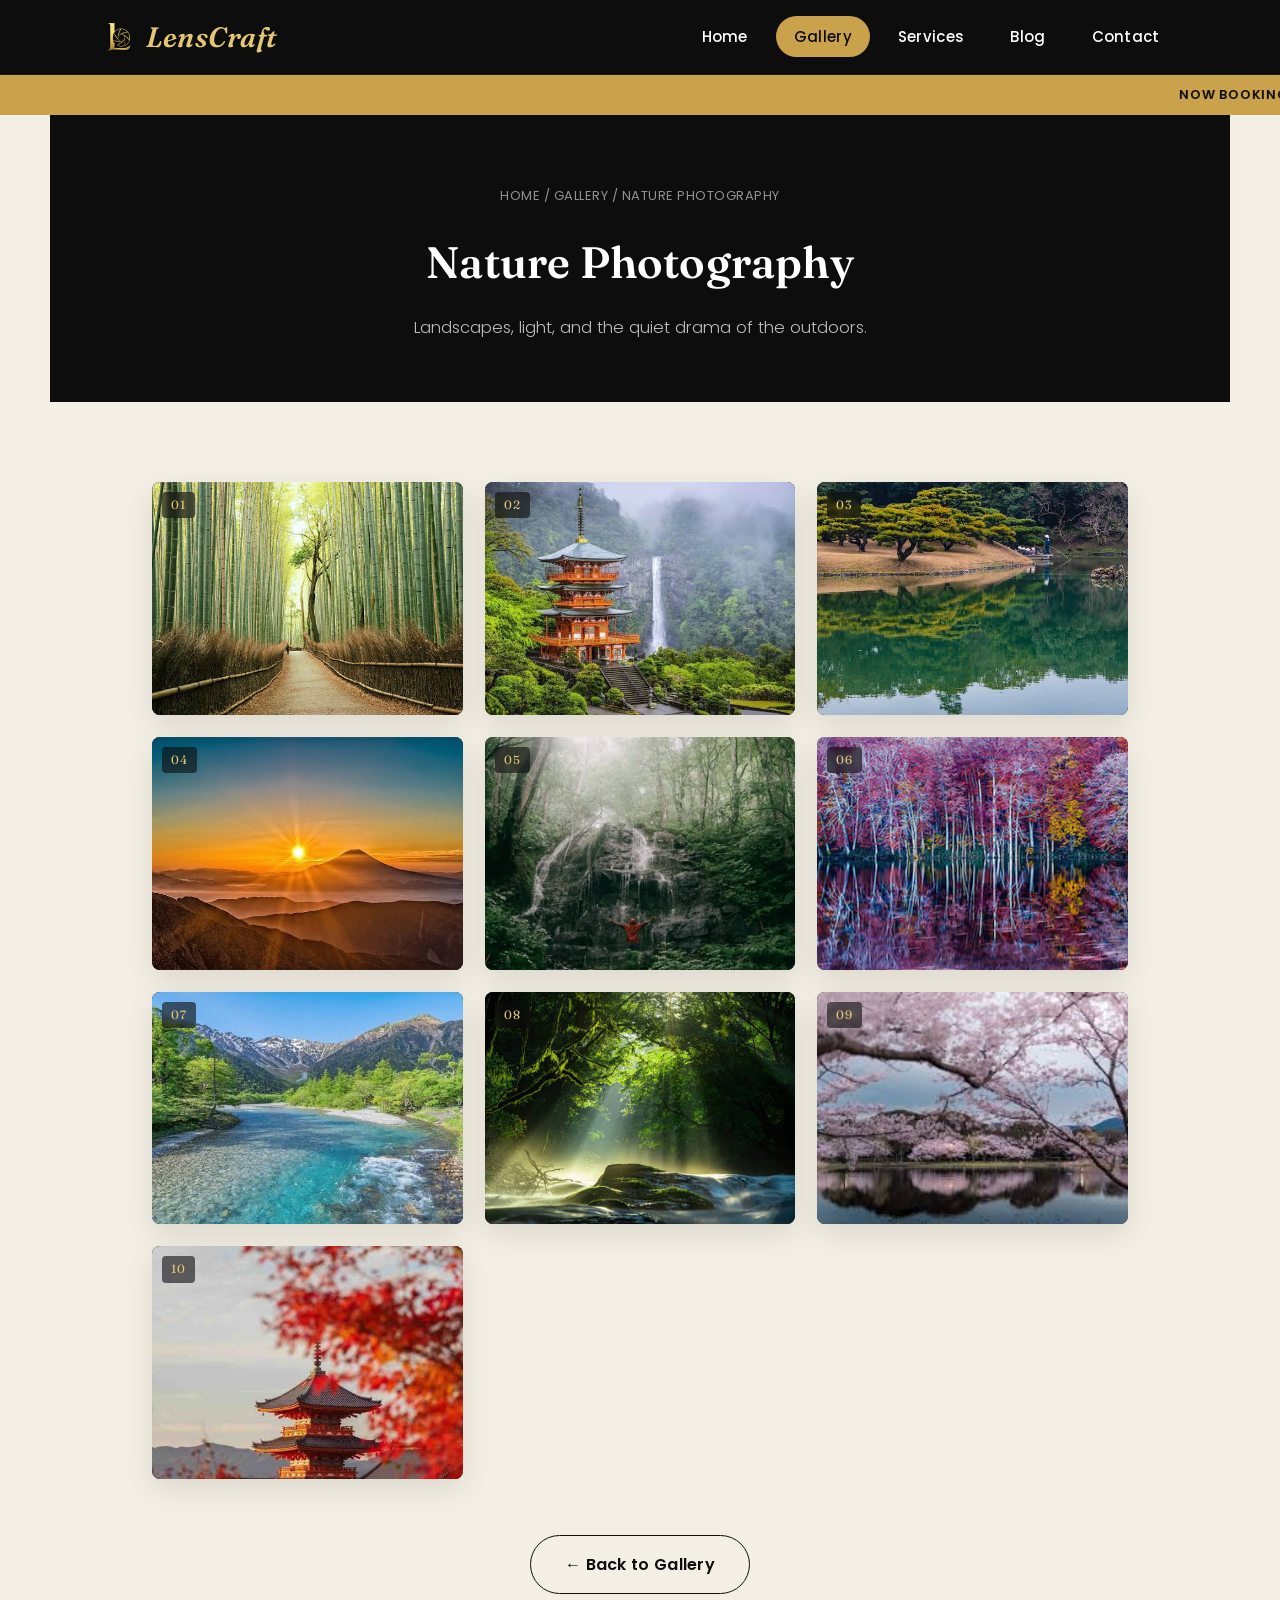
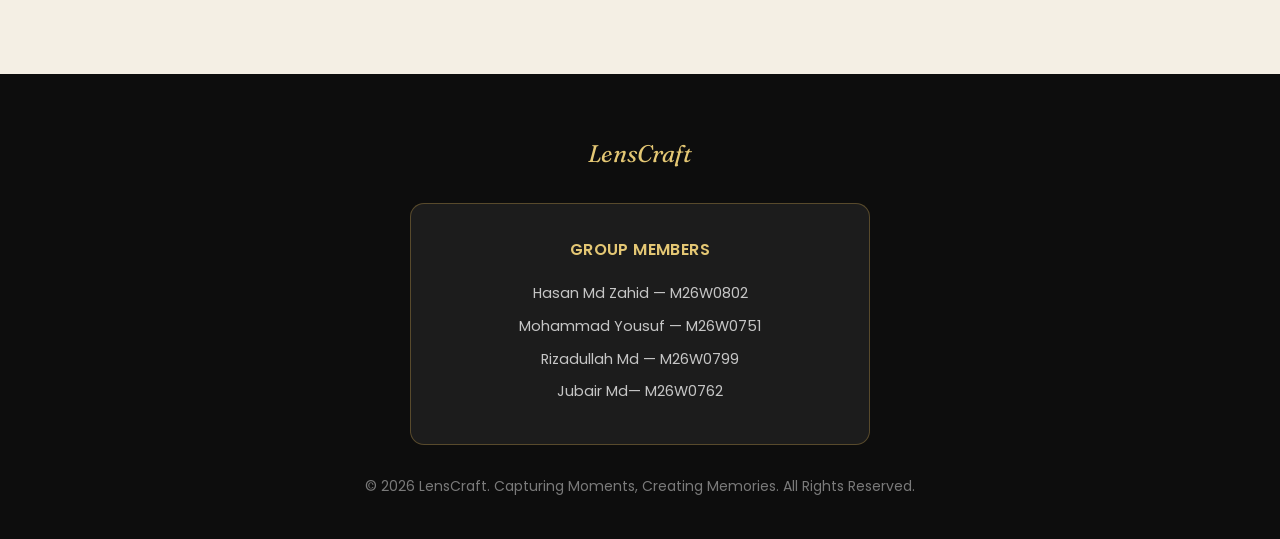
<file: nature.html>
<!DOCTYPE html>
<html lang="en">

<head>
    <meta charset="UTF-8">
    <meta name="viewport" content="width=device-width, initial-scale=1.0">
    <title>Nature Gallery | LensCraft Photography</title>
    <meta name="description" content="Landscapes, light, and the quiet drama of the outdoors.">

    <link rel="icon" href="favicon.ico" sizes="any">
    <link rel="icon" type="image/png" sizes="32x32" href="favicon-32x32.png">
    <link rel="icon" type="image/png" sizes="16x16" href="favicon-16x16.png">
    <link rel="apple-touch-icon" href="apple-touch-icon.png">

    <link rel="stylesheet" href="assets/css/style.css">
</head>

<body>

    <header>

        <a href="index.html" class="logo">
            <img class="logo-mark" src="assets/img/brand/logo-mark.png" alt="LensCraft" width="36" height="36">
            <span class="logo-text">LensCraft</span>
        </a>

        <nav>
            <ul>
                <li><a href="index.html">Home</a></li>
                <li><a href="gallery.html" class="active">Gallery</a></li>
                <li><a href="services.html">Services</a></li>
                <li><a href="blog.html">Blog</a></li>
                <li><a href="contact.html">Contact</a></li>
            </ul>
        </nav>

    </header>

    <marquee class="promo-marquee" behavior="scroll" direction="left" scrollamount="6" loop="-1">
        Now Booking 2026 Sessions &nbsp;&bull;&nbsp; Nature &nbsp;&middot;&nbsp; Portrait &nbsp;&middot;&nbsp; Wedding &nbsp;&middot;&nbsp; Street &nbsp;&middot;&nbsp; Travel &nbsp;&middot;&nbsp; Wildlife &nbsp;&bull;&nbsp; Based in Kyoto, Japan &nbsp;&bull;&nbsp; Book Your Shoot Today &nbsp;&bull;&nbsp; Now Booking 2026 Sessions &nbsp;&bull;&nbsp; Nature &nbsp;&middot;&nbsp; Portrait &nbsp;&middot;&nbsp; Wedding &nbsp;&middot;&nbsp; Street &nbsp;&middot;&nbsp; Travel &nbsp;&middot;&nbsp; Wildlife &nbsp;&bull;&nbsp; Based in Kyoto, Japan &nbsp;&bull;&nbsp; Book Your Shoot Today &nbsp;&bull;&nbsp; Now Booking 2026 Sessions &nbsp;&bull;&nbsp; Nature &nbsp;&middot;&nbsp; Portrait &nbsp;&middot;&nbsp; Wedding &nbsp;&middot;&nbsp; Street &nbsp;&middot;&nbsp; Travel &nbsp;&middot;&nbsp; Wildlife &nbsp;&bull;&nbsp; Based in Kyoto, Japan &nbsp;&bull;&nbsp; Book Your Shoot Today &nbsp;&bull;&nbsp; 
    </marquee>

    <span class="filmstrip" aria-hidden="true"></span>

    <section class="page-banner">
        <div class="breadcrumb"><a href="index.html">Home</a> / <a href="gallery.html">Gallery</a> / Nature Photography</div>
        <h1>Nature Photography</h1>
        <p>Landscapes, light, and the quiet drama of the outdoors.</p>
    </section>

    <div class="contact-sheet-wrap">
        <div class="contact-sheet">
            <a class="frame" href="#nature-1">
                <img src="assets/img/nature/nature-1.jpg" alt="Nature Photography photo 1" loading="lazy">
                <span class="frame-index">01</span>
            </a>
            <a class="frame" href="#nature-2">
                <img src="assets/img/nature/nature-2.jpg" alt="Nature Photography photo 2" loading="lazy">
                <span class="frame-index">02</span>
            </a>
            <a class="frame" href="#nature-3">
                <img src="assets/img/nature/nature-3.jpg" alt="Nature Photography photo 3" loading="lazy">
                <span class="frame-index">03</span>
            </a>
            <a class="frame" href="#nature-4">
                <img src="assets/img/nature/nature-4.jpg" alt="Nature Photography photo 4" loading="lazy">
                <span class="frame-index">04</span>
            </a>
            <a class="frame" href="#nature-5">
                <img src="assets/img/nature/nature-5.jpg" alt="Nature Photography photo 5" loading="lazy">
                <span class="frame-index">05</span>
            </a>
            <a class="frame" href="#nature-6">
                <img src="assets/img/nature/nature-6.jpg" alt="Nature Photography photo 6" loading="lazy">
                <span class="frame-index">06</span>
            </a>
            <a class="frame" href="#nature-7">
                <img src="assets/img/nature/nature-7.jpg" alt="Nature Photography photo 7" loading="lazy">
                <span class="frame-index">07</span>
            </a>
            <a class="frame" href="#nature-8">
                <img src="assets/img/nature/nature-8.jpg" alt="Nature Photography photo 8" loading="lazy">
                <span class="frame-index">08</span>
            </a>
            <a class="frame" href="#nature-9">
                <img src="assets/img/nature/nature-9.jpg" alt="Nature Photography photo 9" loading="lazy">
                <span class="frame-index">09</span>
            </a>
            <a class="frame" href="#nature-10">
                <img src="assets/img/nature/nature-10.jpg" alt="Nature Photography photo 10" loading="lazy">
                <span class="frame-index">10</span>
            </a>
        </div>

        <div class="back-row">
            <a href="gallery.html" class="btn btn-outline">&larr; Back to Gallery</a>
        </div>
    </div>

    <div class="lightbox-css" id="nature-1">
        <a href="#" class="lightbox-close" aria-label="Close">&times;</a>
        <a href="#nature-10" class="lightbox-prev" aria-label="Previous photo">&larr;</a>
        <img src="assets/img/nature/nature-1.jpg" alt="Nature Photography photo 1">
        <a href="#nature-2" class="lightbox-next" aria-label="Next photo">&rarr;</a>
        <span class="lightbox-counter">01 / 10</span>
    </div>
    <div class="lightbox-css" id="nature-2">
        <a href="#" class="lightbox-close" aria-label="Close">&times;</a>
        <a href="#nature-1" class="lightbox-prev" aria-label="Previous photo">&larr;</a>
        <img src="assets/img/nature/nature-2.jpg" alt="Nature Photography photo 2">
        <a href="#nature-3" class="lightbox-next" aria-label="Next photo">&rarr;</a>
        <span class="lightbox-counter">02 / 10</span>
    </div>
    <div class="lightbox-css" id="nature-3">
        <a href="#" class="lightbox-close" aria-label="Close">&times;</a>
        <a href="#nature-2" class="lightbox-prev" aria-label="Previous photo">&larr;</a>
        <img src="assets/img/nature/nature-3.jpg" alt="Nature Photography photo 3">
        <a href="#nature-4" class="lightbox-next" aria-label="Next photo">&rarr;</a>
        <span class="lightbox-counter">03 / 10</span>
    </div>
    <div class="lightbox-css" id="nature-4">
        <a href="#" class="lightbox-close" aria-label="Close">&times;</a>
        <a href="#nature-3" class="lightbox-prev" aria-label="Previous photo">&larr;</a>
        <img src="assets/img/nature/nature-4.jpg" alt="Nature Photography photo 4">
        <a href="#nature-5" class="lightbox-next" aria-label="Next photo">&rarr;</a>
        <span class="lightbox-counter">04 / 10</span>
    </div>
    <div class="lightbox-css" id="nature-5">
        <a href="#" class="lightbox-close" aria-label="Close">&times;</a>
        <a href="#nature-4" class="lightbox-prev" aria-label="Previous photo">&larr;</a>
        <img src="assets/img/nature/nature-5.jpg" alt="Nature Photography photo 5">
        <a href="#nature-6" class="lightbox-next" aria-label="Next photo">&rarr;</a>
        <span class="lightbox-counter">05 / 10</span>
    </div>
    <div class="lightbox-css" id="nature-6">
        <a href="#" class="lightbox-close" aria-label="Close">&times;</a>
        <a href="#nature-5" class="lightbox-prev" aria-label="Previous photo">&larr;</a>
        <img src="assets/img/nature/nature-6.jpg" alt="Nature Photography photo 6">
        <a href="#nature-7" class="lightbox-next" aria-label="Next photo">&rarr;</a>
        <span class="lightbox-counter">06 / 10</span>
    </div>
    <div class="lightbox-css" id="nature-7">
        <a href="#" class="lightbox-close" aria-label="Close">&times;</a>
        <a href="#nature-6" class="lightbox-prev" aria-label="Previous photo">&larr;</a>
        <img src="assets/img/nature/nature-7.jpg" alt="Nature Photography photo 7">
        <a href="#nature-8" class="lightbox-next" aria-label="Next photo">&rarr;</a>
        <span class="lightbox-counter">07 / 10</span>
    </div>
    <div class="lightbox-css" id="nature-8">
        <a href="#" class="lightbox-close" aria-label="Close">&times;</a>
        <a href="#nature-7" class="lightbox-prev" aria-label="Previous photo">&larr;</a>
        <img src="assets/img/nature/nature-8.jpg" alt="Nature Photography photo 8">
        <a href="#nature-9" class="lightbox-next" aria-label="Next photo">&rarr;</a>
        <span class="lightbox-counter">08 / 10</span>
    </div>
    <div class="lightbox-css" id="nature-9">
        <a href="#" class="lightbox-close" aria-label="Close">&times;</a>
        <a href="#nature-8" class="lightbox-prev" aria-label="Previous photo">&larr;</a>
        <img src="assets/img/nature/nature-9.jpg" alt="Nature Photography photo 9">
        <a href="#nature-10" class="lightbox-next" aria-label="Next photo">&rarr;</a>
        <span class="lightbox-counter">09 / 10</span>
    </div>
    <div class="lightbox-css" id="nature-10">
        <a href="#" class="lightbox-close" aria-label="Close">&times;</a>
        <a href="#nature-9" class="lightbox-prev" aria-label="Previous photo">&larr;</a>
        <img src="assets/img/nature/nature-10.jpg" alt="Nature Photography photo 10">
        <a href="#nature-1" class="lightbox-next" aria-label="Next photo">&rarr;</a>
        <span class="lightbox-counter">10 / 10</span>
    </div>

    <!-- Footer -->
    <footer>

        <div class="footer-brand">LensCraft</div>

        <div class="footer-card">
            <h3>Group Members</h3>
            <p>Hasan Md Zahid — M26W0802</p>
            <p>Mohammad Yousuf — M26W0751</p>
            <p>Rizadullah Md — M26W0799</p>
            <p>Jubair Md— M26W0762</p>
        </div>

        <p class="copyright">© 2026 LensCraft. Capturing Moments, Creating Memories. All Rights Reserved.</p>

    </footer>

</body>

</html>
</file>
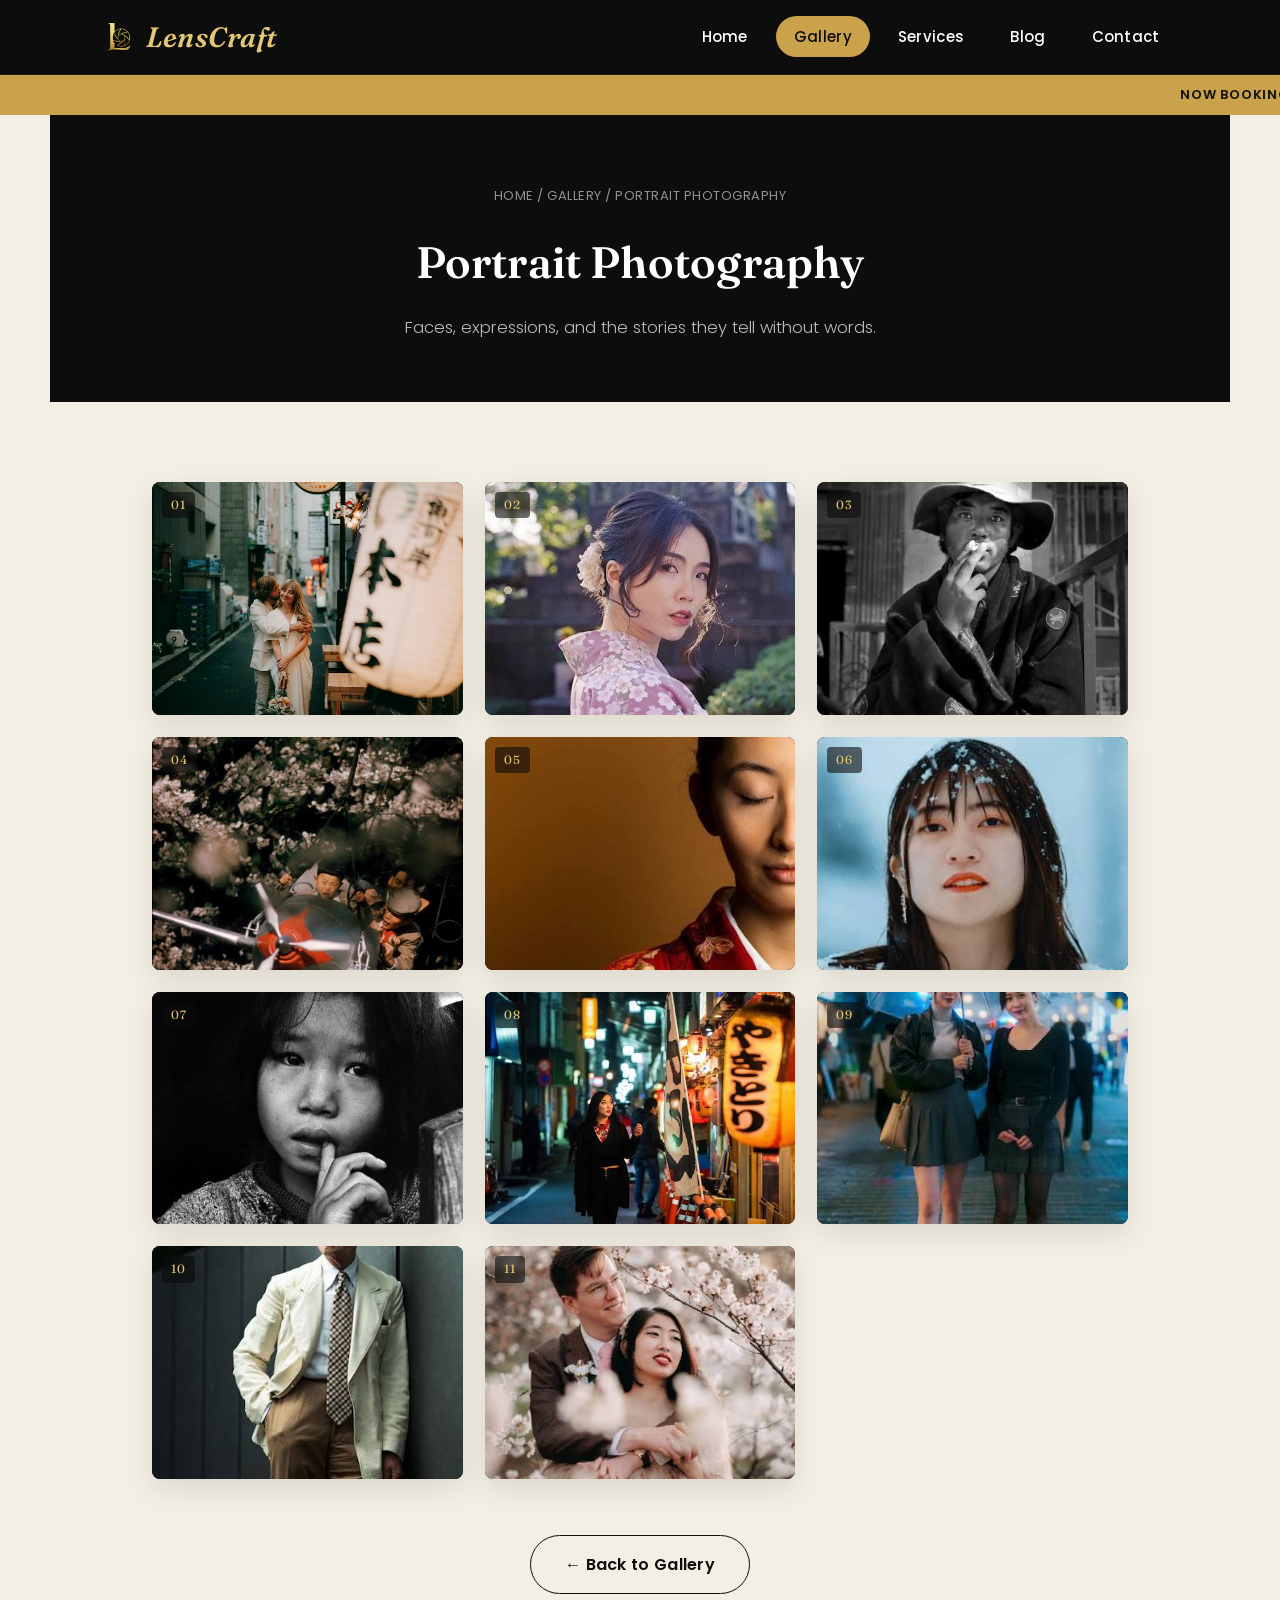
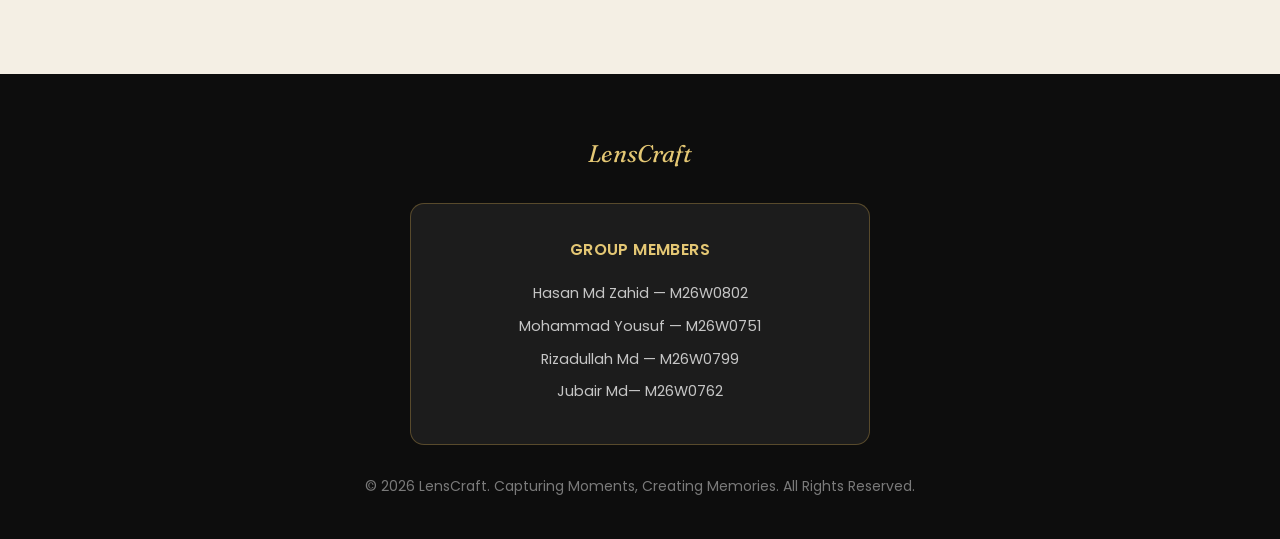
<file: portrait.html>
<!DOCTYPE html>
<html lang="en">

<head>
    <meta charset="UTF-8">
    <meta name="viewport" content="width=device-width, initial-scale=1.0">
    <title>Portrait Gallery | LensCraft Photography</title>
    <meta name="description" content="Faces, expressions, and the stories they tell without words.">

    <link rel="icon" href="favicon.ico" sizes="any">
    <link rel="icon" type="image/png" sizes="32x32" href="favicon-32x32.png">
    <link rel="icon" type="image/png" sizes="16x16" href="favicon-16x16.png">
    <link rel="apple-touch-icon" href="apple-touch-icon.png">

    <link rel="stylesheet" href="assets/css/style.css">
</head>

<body>

    <header>

        <a href="index.html" class="logo">
            <img class="logo-mark" src="assets/img/brand/logo-mark.png" alt="LensCraft" width="36" height="36">
            <span class="logo-text">LensCraft</span>
        </a>

        <nav>
            <ul>
                <li><a href="index.html">Home</a></li>
                <li><a href="gallery.html" class="active">Gallery</a></li>
                <li><a href="services.html">Services</a></li>
                <li><a href="blog.html">Blog</a></li>
                <li><a href="contact.html">Contact</a></li>
            </ul>
        </nav>

    </header>

    <marquee class="promo-marquee" behavior="scroll" direction="left" scrollamount="6" loop="-1">
        Now Booking 2026 Sessions &nbsp;&bull;&nbsp; Nature &nbsp;&middot;&nbsp; Portrait &nbsp;&middot;&nbsp; Wedding &nbsp;&middot;&nbsp; Street &nbsp;&middot;&nbsp; Travel &nbsp;&middot;&nbsp; Wildlife &nbsp;&bull;&nbsp; Based in Kyoto, Japan &nbsp;&bull;&nbsp; Book Your Shoot Today &nbsp;&bull;&nbsp; Now Booking 2026 Sessions &nbsp;&bull;&nbsp; Nature &nbsp;&middot;&nbsp; Portrait &nbsp;&middot;&nbsp; Wedding &nbsp;&middot;&nbsp; Street &nbsp;&middot;&nbsp; Travel &nbsp;&middot;&nbsp; Wildlife &nbsp;&bull;&nbsp; Based in Kyoto, Japan &nbsp;&bull;&nbsp; Book Your Shoot Today &nbsp;&bull;&nbsp; Now Booking 2026 Sessions &nbsp;&bull;&nbsp; Nature &nbsp;&middot;&nbsp; Portrait &nbsp;&middot;&nbsp; Wedding &nbsp;&middot;&nbsp; Street &nbsp;&middot;&nbsp; Travel &nbsp;&middot;&nbsp; Wildlife &nbsp;&bull;&nbsp; Based in Kyoto, Japan &nbsp;&bull;&nbsp; Book Your Shoot Today &nbsp;&bull;&nbsp; 
    </marquee>

    <span class="filmstrip" aria-hidden="true"></span>

    <section class="page-banner">
        <div class="breadcrumb"><a href="index.html">Home</a> / <a href="gallery.html">Gallery</a> / Portrait Photography</div>
        <h1>Portrait Photography</h1>
        <p>Faces, expressions, and the stories they tell without words.</p>
    </section>

    <div class="contact-sheet-wrap">
        <div class="contact-sheet">
            <a class="frame" href="#portrait-1">
                <img src="assets/img/portrait/portrait-1.jpg" alt="Portrait Photography photo 1" loading="lazy">
                <span class="frame-index">01</span>
            </a>
            <a class="frame" href="#portrait-2">
                <img src="assets/img/portrait/portrait-2.jpg" alt="Portrait Photography photo 2" loading="lazy">
                <span class="frame-index">02</span>
            </a>
            <a class="frame" href="#portrait-3">
                <img src="assets/img/portrait/portrait-3.jpg" alt="Portrait Photography photo 3" loading="lazy">
                <span class="frame-index">03</span>
            </a>
            <a class="frame" href="#portrait-4">
                <img src="assets/img/portrait/portrait-4.jpg" alt="Portrait Photography photo 4" loading="lazy">
                <span class="frame-index">04</span>
            </a>
            <a class="frame" href="#portrait-5">
                <img src="assets/img/portrait/portrait-5.jpg" alt="Portrait Photography photo 5" loading="lazy">
                <span class="frame-index">05</span>
            </a>
            <a class="frame" href="#portrait-6">
                <img src="assets/img/portrait/portrait-6.jpg" alt="Portrait Photography photo 6" loading="lazy">
                <span class="frame-index">06</span>
            </a>
            <a class="frame" href="#portrait-7">
                <img src="assets/img/portrait/portrait-7.jpg" alt="Portrait Photography photo 7" loading="lazy">
                <span class="frame-index">07</span>
            </a>
            <a class="frame" href="#portrait-8">
                <img src="assets/img/portrait/portrait-8.jpg" alt="Portrait Photography photo 8" loading="lazy">
                <span class="frame-index">08</span>
            </a>
            <a class="frame" href="#portrait-9">
                <img src="assets/img/portrait/portrait-9.jpg" alt="Portrait Photography photo 9" loading="lazy">
                <span class="frame-index">09</span>
            </a>
            <a class="frame" href="#portrait-10">
                <img src="assets/img/portrait/portrait-10.jpg" alt="Portrait Photography photo 10" loading="lazy">
                <span class="frame-index">10</span>
            </a>
            <a class="frame" href="#portrait-11">
                <img src="assets/img/portrait/portrait-11.jpg" alt="Portrait Photography photo 11" loading="lazy">
                <span class="frame-index">11</span>
            </a>
        </div>

        <div class="back-row">
            <a href="gallery.html" class="btn btn-outline">&larr; Back to Gallery</a>
        </div>
    </div>

    <div class="lightbox-css" id="portrait-1">
        <a href="#" class="lightbox-close" aria-label="Close">&times;</a>
        <a href="#portrait-11" class="lightbox-prev" aria-label="Previous photo">&larr;</a>
        <img src="assets/img/portrait/portrait-1.jpg" alt="Portrait Photography photo 1">
        <a href="#portrait-2" class="lightbox-next" aria-label="Next photo">&rarr;</a>
        <span class="lightbox-counter">01 / 11</span>
    </div>
    <div class="lightbox-css" id="portrait-2">
        <a href="#" class="lightbox-close" aria-label="Close">&times;</a>
        <a href="#portrait-1" class="lightbox-prev" aria-label="Previous photo">&larr;</a>
        <img src="assets/img/portrait/portrait-2.jpg" alt="Portrait Photography photo 2">
        <a href="#portrait-3" class="lightbox-next" aria-label="Next photo">&rarr;</a>
        <span class="lightbox-counter">02 / 11</span>
    </div>
    <div class="lightbox-css" id="portrait-3">
        <a href="#" class="lightbox-close" aria-label="Close">&times;</a>
        <a href="#portrait-2" class="lightbox-prev" aria-label="Previous photo">&larr;</a>
        <img src="assets/img/portrait/portrait-3.jpg" alt="Portrait Photography photo 3">
        <a href="#portrait-4" class="lightbox-next" aria-label="Next photo">&rarr;</a>
        <span class="lightbox-counter">03 / 11</span>
    </div>
    <div class="lightbox-css" id="portrait-4">
        <a href="#" class="lightbox-close" aria-label="Close">&times;</a>
        <a href="#portrait-3" class="lightbox-prev" aria-label="Previous photo">&larr;</a>
        <img src="assets/img/portrait/portrait-4.jpg" alt="Portrait Photography photo 4">
        <a href="#portrait-5" class="lightbox-next" aria-label="Next photo">&rarr;</a>
        <span class="lightbox-counter">04 / 11</span>
    </div>
    <div class="lightbox-css" id="portrait-5">
        <a href="#" class="lightbox-close" aria-label="Close">&times;</a>
        <a href="#portrait-4" class="lightbox-prev" aria-label="Previous photo">&larr;</a>
        <img src="assets/img/portrait/portrait-5.jpg" alt="Portrait Photography photo 5">
        <a href="#portrait-6" class="lightbox-next" aria-label="Next photo">&rarr;</a>
        <span class="lightbox-counter">05 / 11</span>
    </div>
    <div class="lightbox-css" id="portrait-6">
        <a href="#" class="lightbox-close" aria-label="Close">&times;</a>
        <a href="#portrait-5" class="lightbox-prev" aria-label="Previous photo">&larr;</a>
        <img src="assets/img/portrait/portrait-6.jpg" alt="Portrait Photography photo 6">
        <a href="#portrait-7" class="lightbox-next" aria-label="Next photo">&rarr;</a>
        <span class="lightbox-counter">06 / 11</span>
    </div>
    <div class="lightbox-css" id="portrait-7">
        <a href="#" class="lightbox-close" aria-label="Close">&times;</a>
        <a href="#portrait-6" class="lightbox-prev" aria-label="Previous photo">&larr;</a>
        <img src="assets/img/portrait/portrait-7.jpg" alt="Portrait Photography photo 7">
        <a href="#portrait-8" class="lightbox-next" aria-label="Next photo">&rarr;</a>
        <span class="lightbox-counter">07 / 11</span>
    </div>
    <div class="lightbox-css" id="portrait-8">
        <a href="#" class="lightbox-close" aria-label="Close">&times;</a>
        <a href="#portrait-7" class="lightbox-prev" aria-label="Previous photo">&larr;</a>
        <img src="assets/img/portrait/portrait-8.jpg" alt="Portrait Photography photo 8">
        <a href="#portrait-9" class="lightbox-next" aria-label="Next photo">&rarr;</a>
        <span class="lightbox-counter">08 / 11</span>
    </div>
    <div class="lightbox-css" id="portrait-9">
        <a href="#" class="lightbox-close" aria-label="Close">&times;</a>
        <a href="#portrait-8" class="lightbox-prev" aria-label="Previous photo">&larr;</a>
        <img src="assets/img/portrait/portrait-9.jpg" alt="Portrait Photography photo 9">
        <a href="#portrait-10" class="lightbox-next" aria-label="Next photo">&rarr;</a>
        <span class="lightbox-counter">09 / 11</span>
    </div>
    <div class="lightbox-css" id="portrait-10">
        <a href="#" class="lightbox-close" aria-label="Close">&times;</a>
        <a href="#portrait-9" class="lightbox-prev" aria-label="Previous photo">&larr;</a>
        <img src="assets/img/portrait/portrait-10.jpg" alt="Portrait Photography photo 10">
        <a href="#portrait-11" class="lightbox-next" aria-label="Next photo">&rarr;</a>
        <span class="lightbox-counter">10 / 11</span>
    </div>
    <div class="lightbox-css" id="portrait-11">
        <a href="#" class="lightbox-close" aria-label="Close">&times;</a>
        <a href="#portrait-10" class="lightbox-prev" aria-label="Previous photo">&larr;</a>
        <img src="assets/img/portrait/portrait-11.jpg" alt="Portrait Photography photo 11">
        <a href="#portrait-1" class="lightbox-next" aria-label="Next photo">&rarr;</a>
        <span class="lightbox-counter">11 / 11</span>
    </div>

     <!-- Footer -->
    <footer>

        <div class="footer-brand">LensCraft</div>

        <div class="footer-card">
            <h3>Group Members</h3>
            <p>Hasan Md Zahid — M26W0802</p>
            <p>Mohammad Yousuf — M26W0751</p>
            <p>Rizadullah Md — M26W0799</p>
            <p>Jubair Md— M26W0762</p>
        </div>

        <p class="copyright">© 2026 LensCraft. Capturing Moments, Creating Memories. All Rights Reserved.</p>

    </footer>

</body>

</html>
</file>
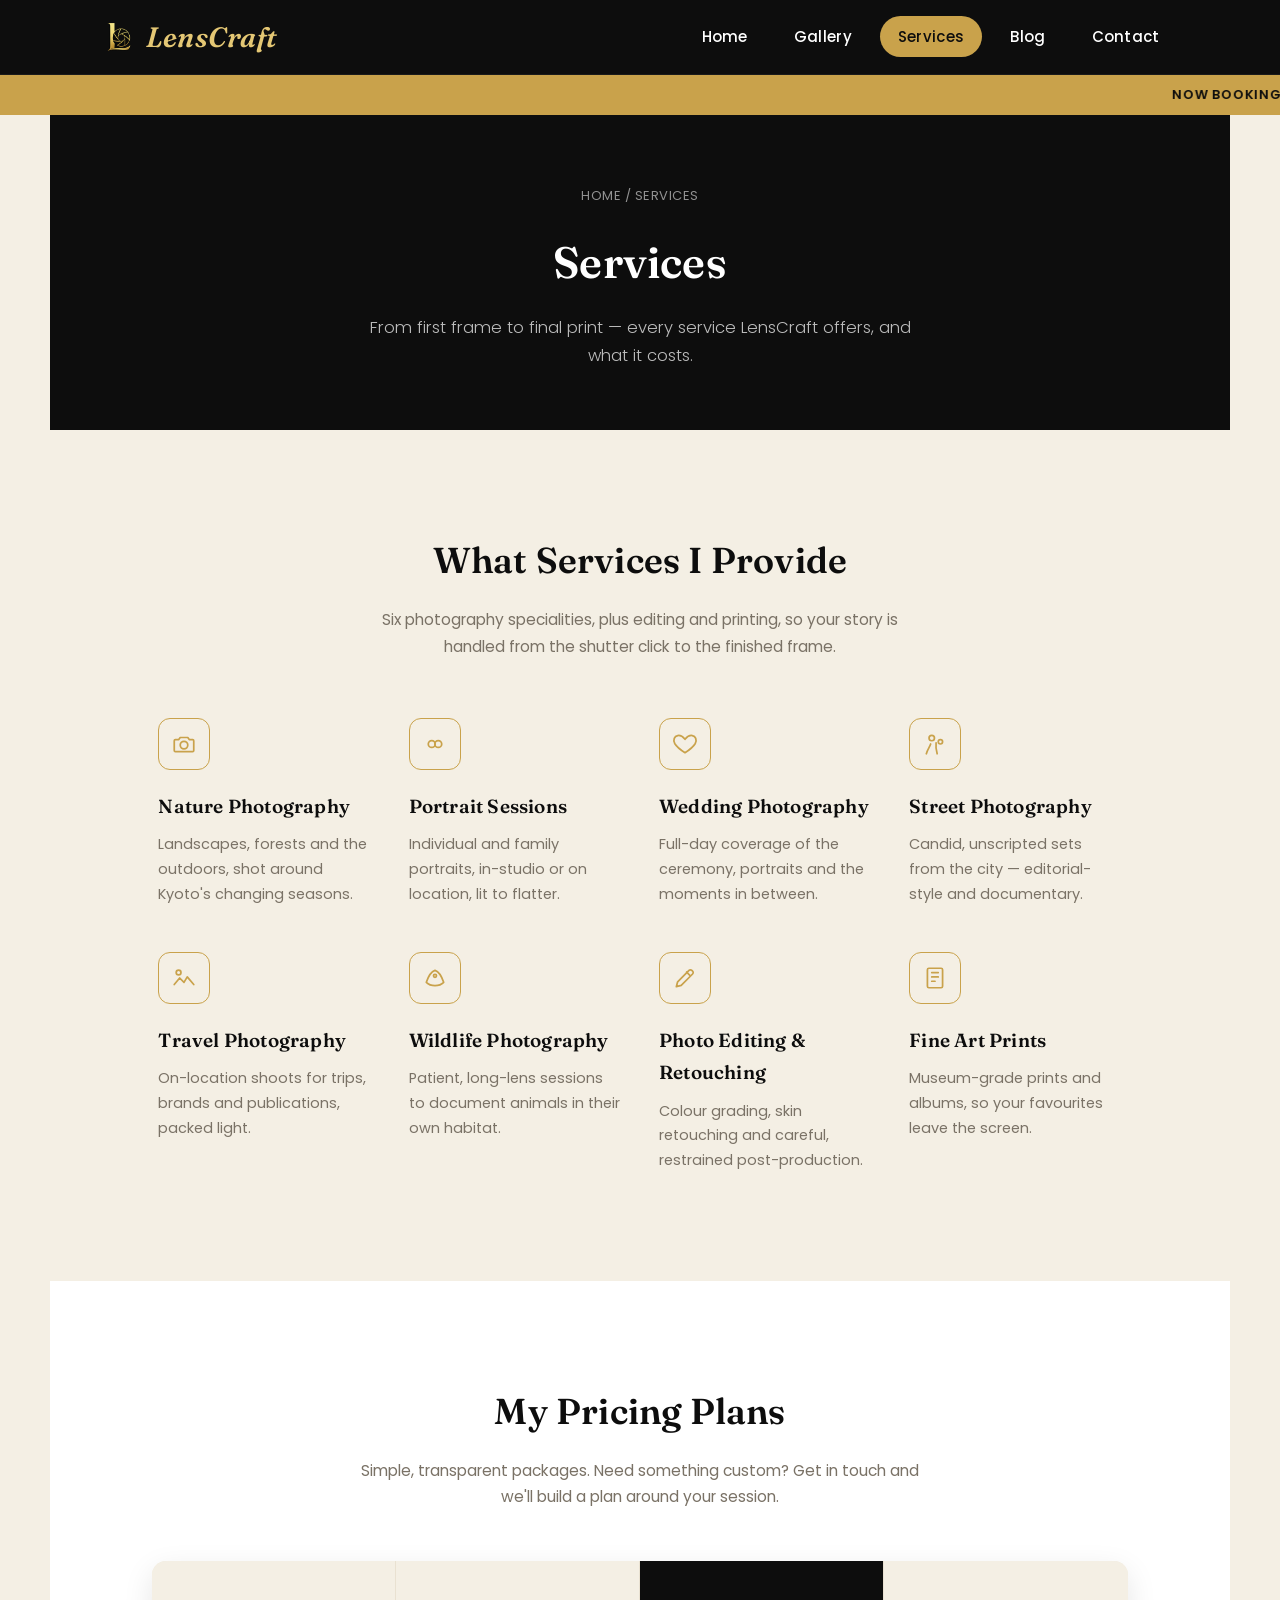
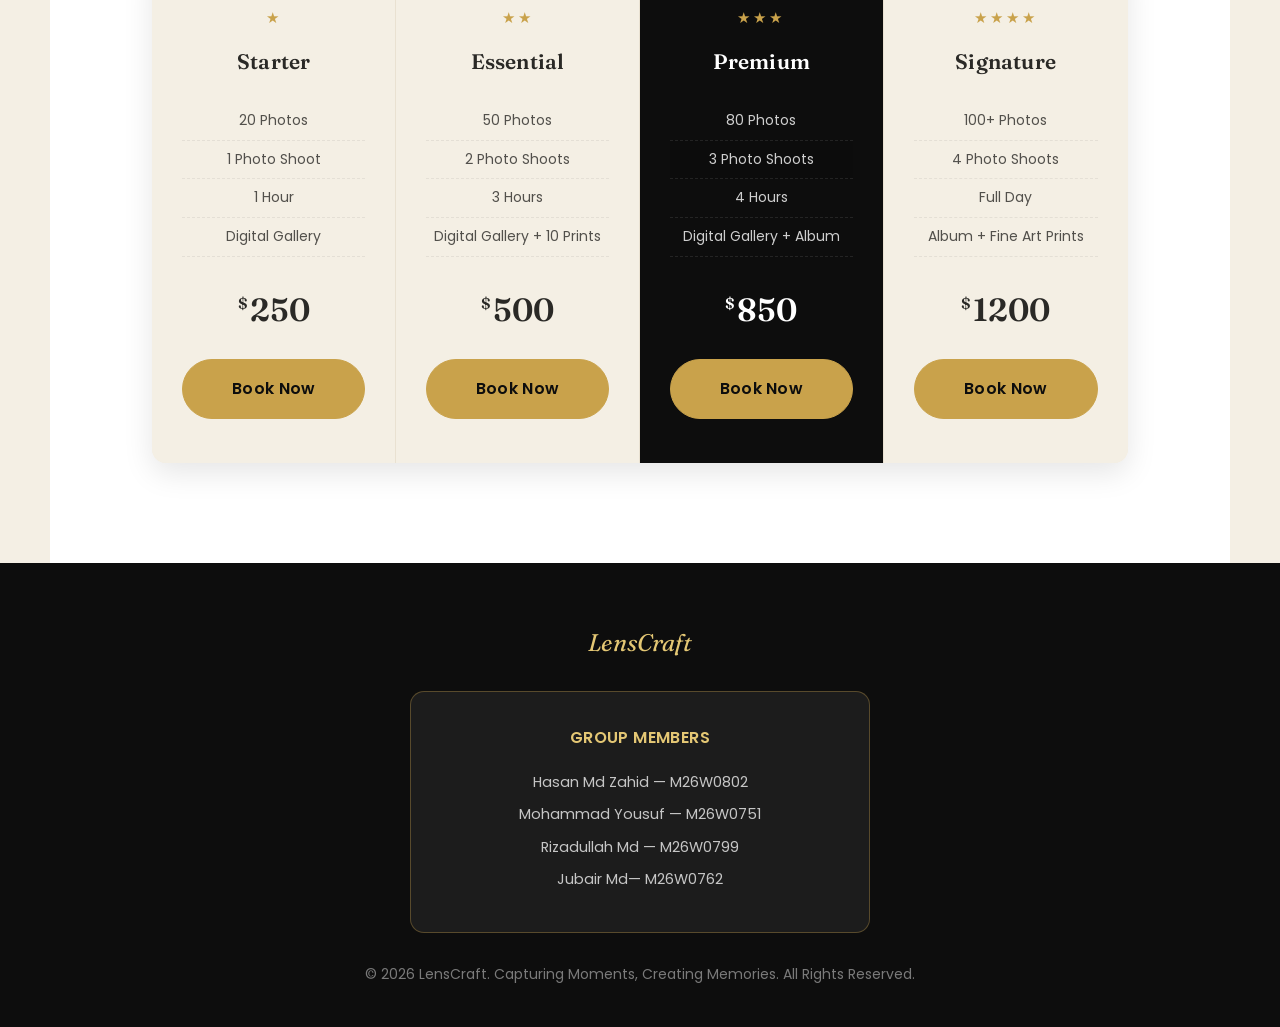
<file: services.html>
<!DOCTYPE html>
<html lang="en">

<head>
    <meta charset="UTF-8">
    <meta name="viewport" content="width=device-width, initial-scale=1.0">
    <title>Services | LensCraft Photography</title>
    <meta name="description" content="Photography services and pricing plans from LensCraft — nature, portrait, wedding, street, travel and wildlife photography in Kyoto.">

    <link rel="icon" href="favicon.ico" sizes="any">
    <link rel="icon" type="image/png" sizes="32x32" href="favicon-32x32.png">
    <link rel="icon" type="image/png" sizes="16x16" href="favicon-16x16.png">
    <link rel="apple-touch-icon" href="apple-touch-icon.png">

    <link rel="stylesheet" href="assets/css/style.css">
</head>

<body>

    <header>

        <a href="index.html" class="logo">
            <img class="logo-mark" src="assets/img/brand/logo-mark.png" alt="LensCraft" width="36" height="36">
            <span class="logo-text">LensCraft</span>
        </a>

        <nav>
            <ul>
                <li><a href="index.html">Home</a></li>
                <li><a href="gallery.html">Gallery</a></li>
                <li><a href="services.html" class="active">Services</a></li>
                <li><a href="blog.html">Blog</a></li>
                <li><a href="contact.html">Contact</a></li>
            </ul>
        </nav>

    </header>

    <marquee class="promo-marquee" behavior="scroll" direction="left" scrollamount="6" loop="-1">
        Now Booking 2026 Sessions &nbsp;&bull;&nbsp; Nature &nbsp;&middot;&nbsp; Portrait &nbsp;&middot;&nbsp; Wedding &nbsp;&middot;&nbsp; Street &nbsp;&middot;&nbsp; Travel &nbsp;&middot;&nbsp; Wildlife &nbsp;&bull;&nbsp; Based in Kyoto, Japan &nbsp;&bull;&nbsp; Book Your Shoot Today &nbsp;&bull;&nbsp; Now Booking 2026 Sessions &nbsp;&bull;&nbsp; Nature &nbsp;&middot;&nbsp; Portrait &nbsp;&middot;&nbsp; Wedding &nbsp;&middot;&nbsp; Street &nbsp;&middot;&nbsp; Travel &nbsp;&middot;&nbsp; Wildlife &nbsp;&bull;&nbsp; Based in Kyoto, Japan &nbsp;&bull;&nbsp; Book Your Shoot Today &nbsp;&bull;&nbsp; Now Booking 2026 Sessions &nbsp;&bull;&nbsp; Nature &nbsp;&middot;&nbsp; Portrait &nbsp;&middot;&nbsp; Wedding &nbsp;&middot;&nbsp; Street &nbsp;&middot;&nbsp; Travel &nbsp;&middot;&nbsp; Wildlife &nbsp;&bull;&nbsp; Based in Kyoto, Japan &nbsp;&bull;&nbsp; Book Your Shoot Today &nbsp;&bull;&nbsp; 
    </marquee>

    <span class="filmstrip" aria-hidden="true"></span>

    <section class="page-banner">
        <div class="breadcrumb"><a href="index.html">Home</a> / Services</div>
        <h1>Services</h1>
        <p>From first frame to final print — every service LensCraft offers, and what it costs.</p>
    </section>

    <!-- What Services I Provide -->
    <section>

        <h2>What Services I Provide</h2>
        <p class="section-sub">
            Six photography specialities, plus editing and printing, so your story
            is handled from the shutter click to the finished frame.
        </p>

        <div class="service-grid">

            <div class="service-item">
                <div class="service-icon">
                    <svg viewBox="0 0 24 24" stroke-width="1.6" stroke-linecap="round" stroke-linejoin="round"><path d="M4 8h3l1.5-2h7L17 8h3a1 1 0 0 1 1 1v9a1 1 0 0 1-1 1H4a1 1 0 0 1-1-1V9a1 1 0 0 1 1-1z"/><circle cx="12" cy="13" r="3.5"/></svg>
                </div>
                <h3>Nature Photography</h3>
                <p>Landscapes, forests and the outdoors, shot around Kyoto's changing seasons.</p>
            </div>

            <div class="service-item">
                <div class="service-icon">
                    <svg viewBox="0 0 24 24" stroke-width="1.6" stroke-linecap="round" stroke-linejoin="round"><circle cx="9" cy="12" r="3.2"/><circle cx="15" cy="12" r="3.2"/></svg>
                </div>
                <h3>Portrait Sessions</h3>
                <p>Individual and family portraits, in-studio or on location, lit to flatter.</p>
            </div>

            <div class="service-item">
                <div class="service-icon">
                    <svg viewBox="0 0 24 24" stroke-width="1.6" stroke-linecap="round" stroke-linejoin="round"><path d="M12 20s-7-4.35-9.5-8.5C.8 8 2.2 4.8 5.3 4.2 7.4 3.8 9.6 4.8 12 7.6 14.4 4.8 16.6 3.8 18.7 4.2c3.1.6 4.5 3.8 2.8 7.3C19 15.65 12 20 12 20z"/></svg>
                </div>
                <h3>Wedding Photography</h3>
                <p>Full-day coverage of the ceremony, portraits and the moments in between.</p>
            </div>

            <div class="service-item">
                <div class="service-icon">
                    <svg viewBox="0 0 24 24" stroke-width="1.6" stroke-linecap="round" stroke-linejoin="round"><path d="M4 21c1-4 3-6 4-9M14 21c-1-4-1.5-6.5-1-10M9 4c1.5 0 2.5 1 2.5 2.5S10.5 9 9 9 6.5 8 6.5 6.5 7.5 4 9 4zM17 8c1.2 0 2 .9 2 2s-.8 2-2 2-2-.9-2-2 .8-2 2-2z"/></svg>
                </div>
                <h3>Street Photography</h3>
                <p>Candid, unscripted sets from the city — editorial-style and documentary.</p>
            </div>

            <div class="service-item">
                <div class="service-icon">
                    <svg viewBox="0 0 24 24" stroke-width="1.6" stroke-linecap="round" stroke-linejoin="round"><path d="M3 18l5-6 4 4 3-5 6 7"/><circle cx="7" cy="7" r="2.2"/></svg>
                </div>
                <h3>Travel Photography</h3>
                <p>On-location shoots for trips, brands and publications, packed light.</p>
            </div>

            <div class="service-item">
                <div class="service-icon">
                    <svg viewBox="0 0 24 24" stroke-width="1.6" stroke-linecap="round" stroke-linejoin="round"><path d="M4 16c2-6 5-10 8-11 3 1 6 5 8 11-2 2-5 3-8 3s-6-1-8-3z"/><circle cx="12" cy="10" r="1.4"/></svg>
                </div>
                <h3>Wildlife Photography</h3>
                <p>Patient, long-lens sessions to document animals in their own habitat.</p>
            </div>

            <div class="service-item">
                <div class="service-icon">
                    <svg viewBox="0 0 24 24" stroke-width="1.6" stroke-linecap="round" stroke-linejoin="round"><path d="M4 20l4.5-1.2L19 8.3a1.8 1.8 0 0 0 0-2.6l-.7-.7a1.8 1.8 0 0 0-2.6 0L5.2 15.5 4 20z"/><path d="M13.5 6.5l3 3"/></svg>
                </div>
                <h3>Photo Editing &amp; Retouching</h3>
                <p>Colour grading, skin retouching and careful, restrained post-production.</p>
            </div>

            <div class="service-item">
                <div class="service-icon">
                    <svg viewBox="0 0 24 24" stroke-width="1.6" stroke-linecap="round" stroke-linejoin="round"><rect x="5" y="3" width="14" height="18" rx="1.4"/><path d="M9 7h6M9 11h6M9 15h3"/></svg>
                </div>
                <h3>Fine Art Prints</h3>
                <p>Museum-grade prints and albums, so your favourites leave the screen.</p>
            </div>

        </div>

    </section>

    <!-- Pricing -->
    <section class="pricing">

        <h2>My Pricing Plans</h2>
        <p class="section-sub">
            Simple, transparent packages. Need something custom? Get in touch and
            we'll build a plan around your session.
        </p>

        <div class="pricing-grid">

            <div class="plan">
                <div class="stars">&#9733;</div>
                <h3>Starter</h3>
                <ul>
                    <li>20 Photos</li>
                    <li>1 Photo Shoot</li>
                    <li>1 Hour</li>
                    <li>Digital Gallery</li>
                </ul>
                <div class="price"><sup>$</sup>250</div>
                <a href="contact.html" class="btn">Book Now</a>
            </div>

            <div class="plan">
                <div class="stars">&#9733;&#9733;</div>
                <h3>Essential</h3>
                <ul>
                    <li>50 Photos</li>
                    <li>2 Photo Shoots</li>
                    <li>3 Hours</li>
                    <li>Digital Gallery + 10 Prints</li>
                </ul>
                <div class="price"><sup>$</sup>500</div>
                <a href="contact.html" class="btn">Book Now</a>
            </div>

            <div class="plan featured">
                <div class="stars">&#9733;&#9733;&#9733;</div>
                <h3>Premium</h3>
                <ul>
                    <li>80 Photos</li>
                    <li>3 Photo Shoots</li>
                    <li>4 Hours</li>
                    <li>Digital Gallery + Album</li>
                </ul>
                <div class="price"><sup>$</sup>850</div>
                <a href="contact.html" class="btn">Book Now</a>
            </div>

            <div class="plan">
                <div class="stars">&#9733;&#9733;&#9733;&#9733;</div>
                <h3>Signature</h3>
                <ul>
                    <li>100+ Photos</li>
                    <li>4 Photo Shoots</li>
                    <li>Full Day</li>
                    <li>Album + Fine Art Prints</li>
                </ul>
                <div class="price"><sup>$</sup>1200</div>
                <a href="contact.html" class="btn">Book Now</a>
            </div>

        </div>

    </section>

     <!-- Footer -->
    <footer>

        <div class="footer-brand">LensCraft</div>

        <div class="footer-card">
            <h3>Group Members</h3>
            <p>Hasan Md Zahid — M26W0802</p>
            <p>Mohammad Yousuf — M26W0751</p>
            <p>Rizadullah Md — M26W0799</p>
            <p>Jubair Md— M26W0762</p>
        </div>

        <p class="copyright">© 2026 LensCraft. Capturing Moments, Creating Memories. All Rights Reserved.</p>

    </footer>
</body>

</html>
</file>
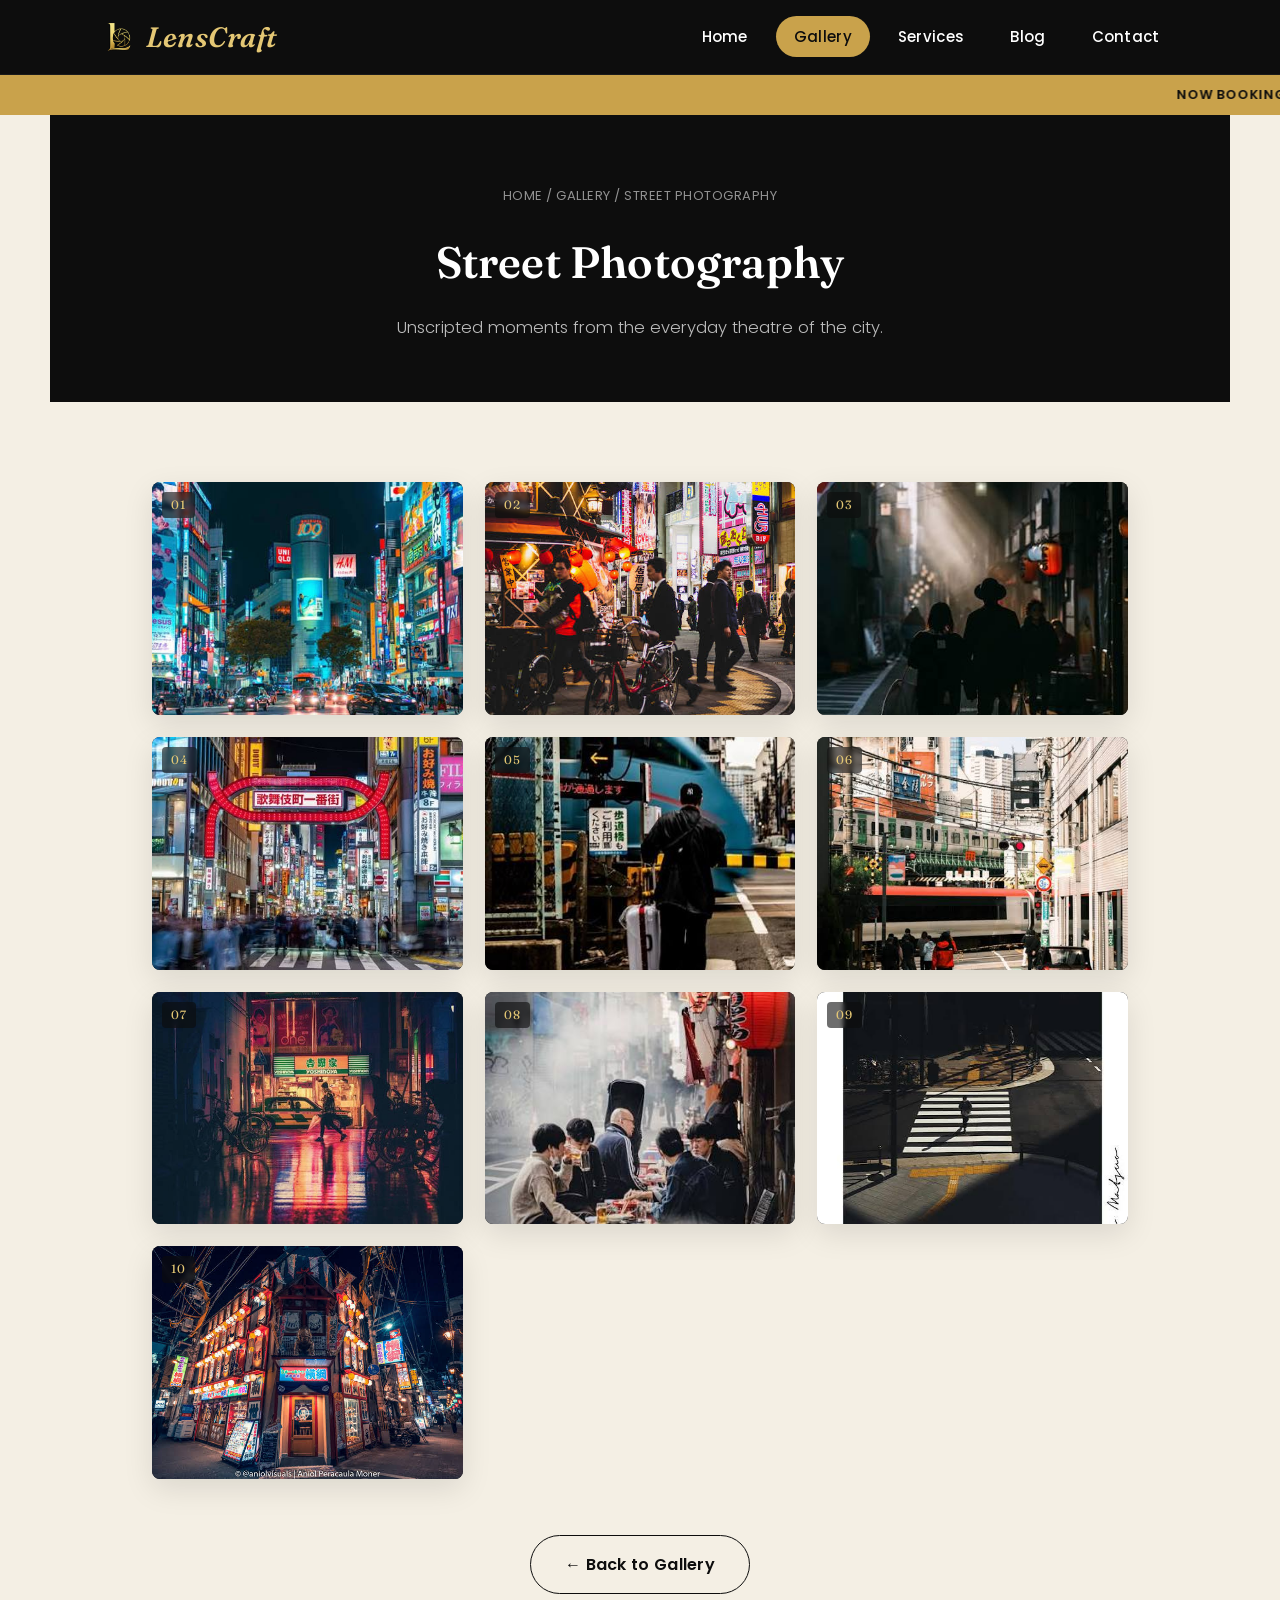
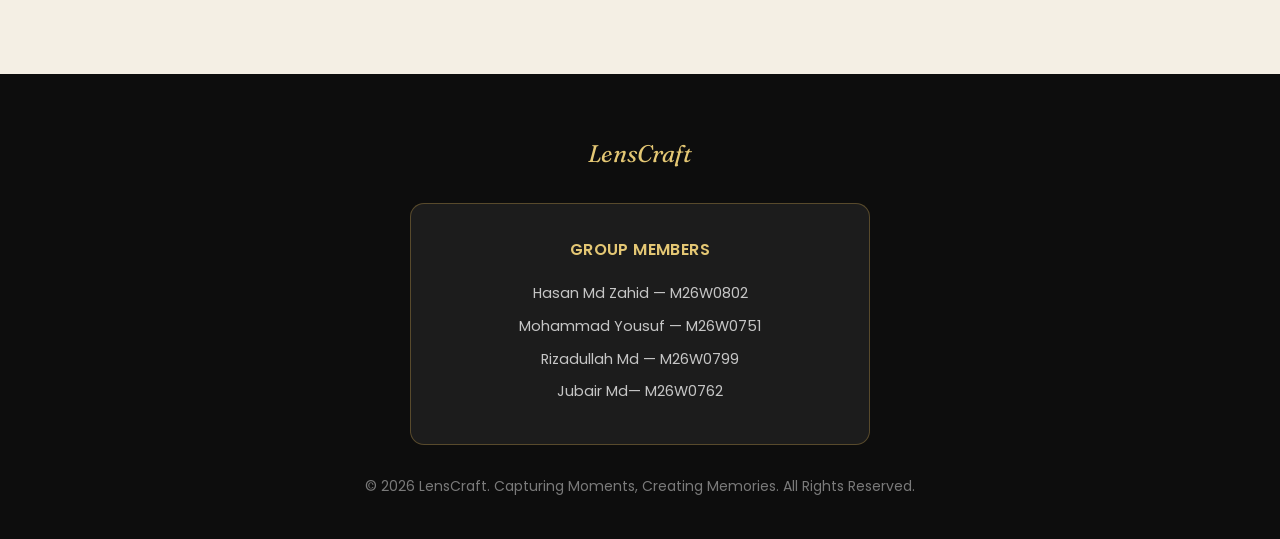
<file: street.html>
<!DOCTYPE html>
<html lang="en">

<head>
    <meta charset="UTF-8">
    <meta name="viewport" content="width=device-width, initial-scale=1.0">
    <title>Street Gallery | LensCraft Photography</title>
    <meta name="description" content="Unscripted moments from the everyday theatre of the city.">

    <link rel="icon" href="favicon.ico" sizes="any">
    <link rel="icon" type="image/png" sizes="32x32" href="favicon-32x32.png">
    <link rel="icon" type="image/png" sizes="16x16" href="favicon-16x16.png">
    <link rel="apple-touch-icon" href="apple-touch-icon.png">

    <link rel="stylesheet" href="assets/css/style.css">
</head>

<body>

    <header>

        <a href="index.html" class="logo">
            <img class="logo-mark" src="assets/img/brand/logo-mark.png" alt="LensCraft" width="36" height="36">
            <span class="logo-text">LensCraft</span>
        </a>

        <nav>
            <ul>
                <li><a href="index.html">Home</a></li>
                <li><a href="gallery.html" class="active">Gallery</a></li>
                <li><a href="services.html">Services</a></li>
                <li><a href="blog.html">Blog</a></li>
                <li><a href="contact.html">Contact</a></li>
            </ul>
        </nav>

    </header>

    <marquee class="promo-marquee" behavior="scroll" direction="left" scrollamount="6" loop="-1">
        Now Booking 2026 Sessions &nbsp;&bull;&nbsp; Nature &nbsp;&middot;&nbsp; Portrait &nbsp;&middot;&nbsp; Wedding &nbsp;&middot;&nbsp; Street &nbsp;&middot;&nbsp; Travel &nbsp;&middot;&nbsp; Wildlife &nbsp;&bull;&nbsp; Based in Kyoto, Japan &nbsp;&bull;&nbsp; Book Your Shoot Today &nbsp;&bull;&nbsp; Now Booking 2026 Sessions &nbsp;&bull;&nbsp; Nature &nbsp;&middot;&nbsp; Portrait &nbsp;&middot;&nbsp; Wedding &nbsp;&middot;&nbsp; Street &nbsp;&middot;&nbsp; Travel &nbsp;&middot;&nbsp; Wildlife &nbsp;&bull;&nbsp; Based in Kyoto, Japan &nbsp;&bull;&nbsp; Book Your Shoot Today &nbsp;&bull;&nbsp; Now Booking 2026 Sessions &nbsp;&bull;&nbsp; Nature &nbsp;&middot;&nbsp; Portrait &nbsp;&middot;&nbsp; Wedding &nbsp;&middot;&nbsp; Street &nbsp;&middot;&nbsp; Travel &nbsp;&middot;&nbsp; Wildlife &nbsp;&bull;&nbsp; Based in Kyoto, Japan &nbsp;&bull;&nbsp; Book Your Shoot Today &nbsp;&bull;&nbsp; 
    </marquee>

    <span class="filmstrip" aria-hidden="true"></span>

    <section class="page-banner">
        <div class="breadcrumb"><a href="index.html">Home</a> / <a href="gallery.html">Gallery</a> / Street Photography</div>
        <h1>Street Photography</h1>
        <p>Unscripted moments from the everyday theatre of the city.</p>
    </section>

    <div class="contact-sheet-wrap">
        <div class="contact-sheet">
            <a class="frame" href="#street-1">
                <img src="assets/img/street/street-1.jpg" alt="Street Photography photo 1" loading="lazy">
                <span class="frame-index">01</span>
            </a>
            <a class="frame" href="#street-2">
                <img src="assets/img/street/street-2.jpg" alt="Street Photography photo 2" loading="lazy">
                <span class="frame-index">02</span>
            </a>
            <a class="frame" href="#street-3">
                <img src="assets/img/street/street-3.jpg" alt="Street Photography photo 3" loading="lazy">
                <span class="frame-index">03</span>
            </a>
            <a class="frame" href="#street-4">
                <img src="assets/img/street/street-4.jpg" alt="Street Photography photo 4" loading="lazy">
                <span class="frame-index">04</span>
            </a>
            <a class="frame" href="#street-5">
                <img src="assets/img/street/street-5.jpg" alt="Street Photography photo 5" loading="lazy">
                <span class="frame-index">05</span>
            </a>
            <a class="frame" href="#street-6">
                <img src="assets/img/street/street-6.jpg" alt="Street Photography photo 6" loading="lazy">
                <span class="frame-index">06</span>
            </a>
            <a class="frame" href="#street-7">
                <img src="assets/img/street/street-7.jpg" alt="Street Photography photo 7" loading="lazy">
                <span class="frame-index">07</span>
            </a>
            <a class="frame" href="#street-8">
                <img src="assets/img/street/street-8.jpg" alt="Street Photography photo 8" loading="lazy">
                <span class="frame-index">08</span>
            </a>
            <a class="frame" href="#street-9">
                <img src="assets/img/street/street-9.jpg" alt="Street Photography photo 9" loading="lazy">
                <span class="frame-index">09</span>
            </a>
            <a class="frame" href="#street-10">
                <img src="assets/img/street/street-10.jpg" alt="Street Photography photo 10" loading="lazy">
                <span class="frame-index">10</span>
            </a>
        </div>

        <div class="back-row">
            <a href="gallery.html" class="btn btn-outline">&larr; Back to Gallery</a>
        </div>
    </div>

    <div class="lightbox-css" id="street-1">
        <a href="#" class="lightbox-close" aria-label="Close">&times;</a>
        <a href="#street-10" class="lightbox-prev" aria-label="Previous photo">&larr;</a>
        <img src="assets/img/street/street-1.jpg" alt="Street Photography photo 1">
        <a href="#street-2" class="lightbox-next" aria-label="Next photo">&rarr;</a>
        <span class="lightbox-counter">01 / 10</span>
    </div>
    <div class="lightbox-css" id="street-2">
        <a href="#" class="lightbox-close" aria-label="Close">&times;</a>
        <a href="#street-1" class="lightbox-prev" aria-label="Previous photo">&larr;</a>
        <img src="assets/img/street/street-2.jpg" alt="Street Photography photo 2">
        <a href="#street-3" class="lightbox-next" aria-label="Next photo">&rarr;</a>
        <span class="lightbox-counter">02 / 10</span>
    </div>
    <div class="lightbox-css" id="street-3">
        <a href="#" class="lightbox-close" aria-label="Close">&times;</a>
        <a href="#street-2" class="lightbox-prev" aria-label="Previous photo">&larr;</a>
        <img src="assets/img/street/street-3.jpg" alt="Street Photography photo 3">
        <a href="#street-4" class="lightbox-next" aria-label="Next photo">&rarr;</a>
        <span class="lightbox-counter">03 / 10</span>
    </div>
    <div class="lightbox-css" id="street-4">
        <a href="#" class="lightbox-close" aria-label="Close">&times;</a>
        <a href="#street-3" class="lightbox-prev" aria-label="Previous photo">&larr;</a>
        <img src="assets/img/street/street-4.jpg" alt="Street Photography photo 4">
        <a href="#street-5" class="lightbox-next" aria-label="Next photo">&rarr;</a>
        <span class="lightbox-counter">04 / 10</span>
    </div>
    <div class="lightbox-css" id="street-5">
        <a href="#" class="lightbox-close" aria-label="Close">&times;</a>
        <a href="#street-4" class="lightbox-prev" aria-label="Previous photo">&larr;</a>
        <img src="assets/img/street/street-5.jpg" alt="Street Photography photo 5">
        <a href="#street-6" class="lightbox-next" aria-label="Next photo">&rarr;</a>
        <span class="lightbox-counter">05 / 10</span>
    </div>
    <div class="lightbox-css" id="street-6">
        <a href="#" class="lightbox-close" aria-label="Close">&times;</a>
        <a href="#street-5" class="lightbox-prev" aria-label="Previous photo">&larr;</a>
        <img src="assets/img/street/street-6.jpg" alt="Street Photography photo 6">
        <a href="#street-7" class="lightbox-next" aria-label="Next photo">&rarr;</a>
        <span class="lightbox-counter">06 / 10</span>
    </div>
    <div class="lightbox-css" id="street-7">
        <a href="#" class="lightbox-close" aria-label="Close">&times;</a>
        <a href="#street-6" class="lightbox-prev" aria-label="Previous photo">&larr;</a>
        <img src="assets/img/street/street-7.jpg" alt="Street Photography photo 7">
        <a href="#street-8" class="lightbox-next" aria-label="Next photo">&rarr;</a>
        <span class="lightbox-counter">07 / 10</span>
    </div>
    <div class="lightbox-css" id="street-8">
        <a href="#" class="lightbox-close" aria-label="Close">&times;</a>
        <a href="#street-7" class="lightbox-prev" aria-label="Previous photo">&larr;</a>
        <img src="assets/img/street/street-8.jpg" alt="Street Photography photo 8">
        <a href="#street-9" class="lightbox-next" aria-label="Next photo">&rarr;</a>
        <span class="lightbox-counter">08 / 10</span>
    </div>
    <div class="lightbox-css" id="street-9">
        <a href="#" class="lightbox-close" aria-label="Close">&times;</a>
        <a href="#street-8" class="lightbox-prev" aria-label="Previous photo">&larr;</a>
        <img src="assets/img/street/street-9.jpg" alt="Street Photography photo 9">
        <a href="#street-10" class="lightbox-next" aria-label="Next photo">&rarr;</a>
        <span class="lightbox-counter">09 / 10</span>
    </div>
    <div class="lightbox-css" id="street-10">
        <a href="#" class="lightbox-close" aria-label="Close">&times;</a>
        <a href="#street-9" class="lightbox-prev" aria-label="Previous photo">&larr;</a>
        <img src="assets/img/street/street-10.jpg" alt="Street Photography photo 10">
        <a href="#street-1" class="lightbox-next" aria-label="Next photo">&rarr;</a>
        <span class="lightbox-counter">10 / 10</span>
    </div>

     <!-- Footer -->
    <footer>

        <div class="footer-brand">LensCraft</div>

        <div class="footer-card">
            <h3>Group Members</h3>
            <p>Hasan Md Zahid — M26W0802</p>
            <p>Mohammad Yousuf — M26W0751</p>
            <p>Rizadullah Md — M26W0799</p>
            <p>Jubair Md— M26W0762</p>
        </div>

        <p class="copyright">© 2026 LensCraft. Capturing Moments, Creating Memories. All Rights Reserved.</p>

    </footer>
</body>

</html>
</file>
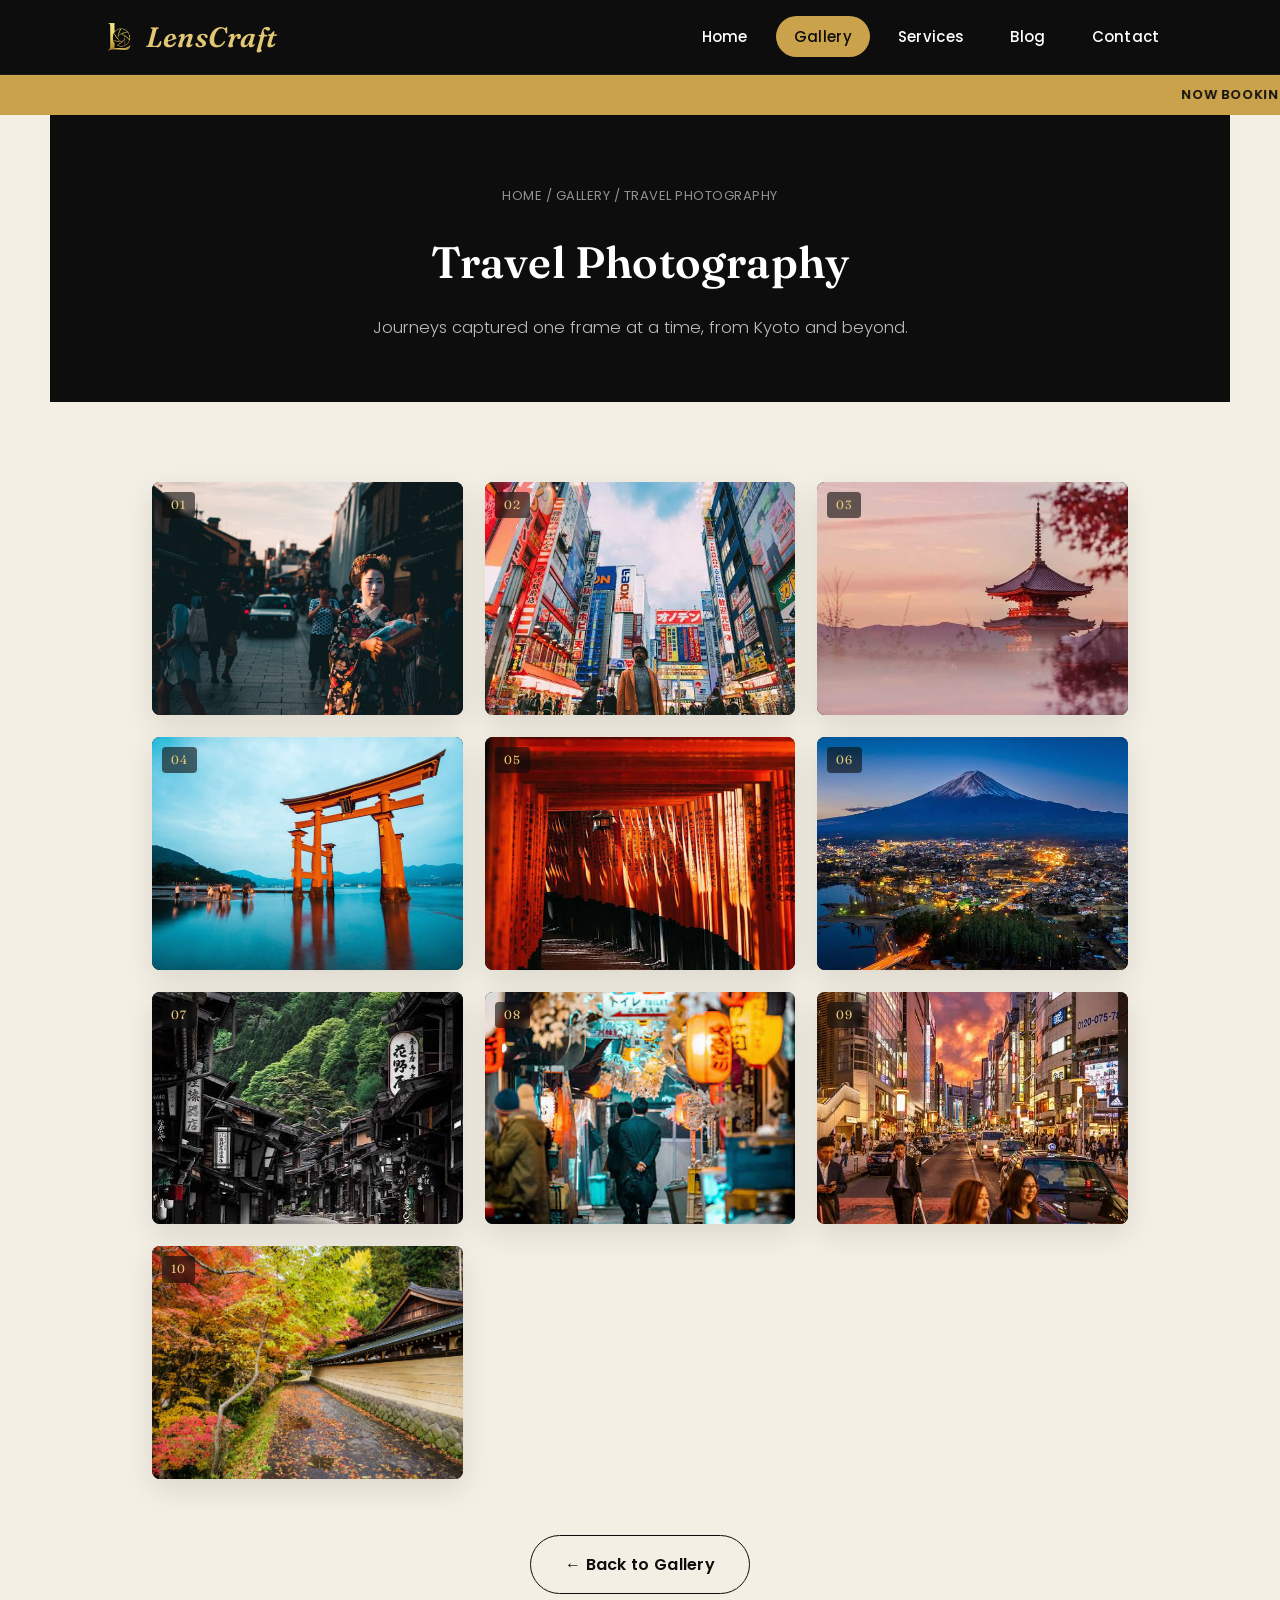
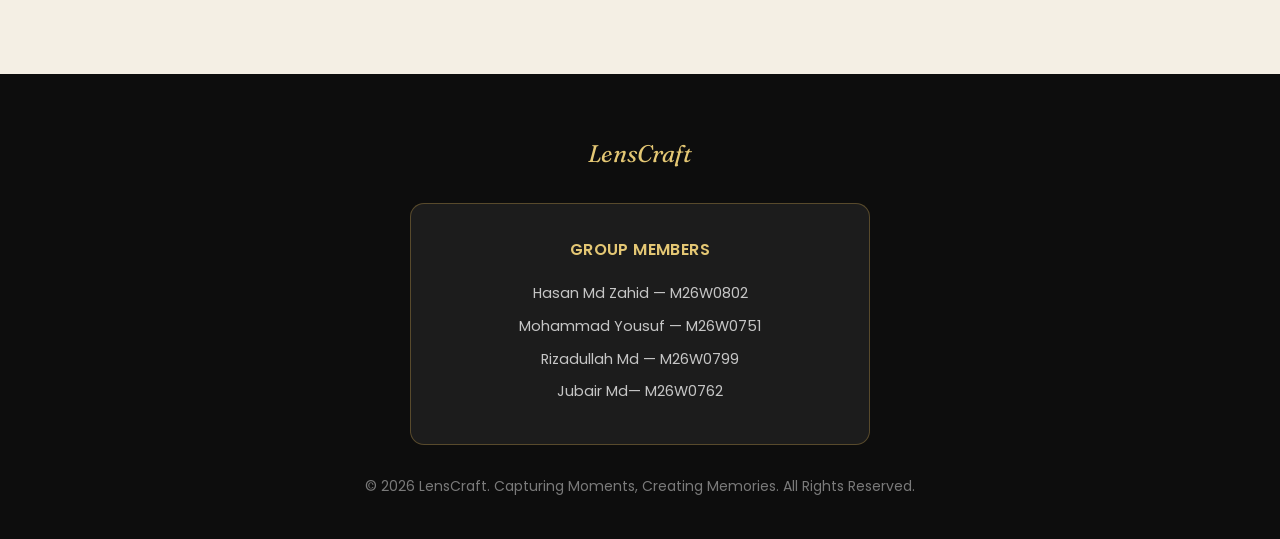
<file: travel.html>
<!DOCTYPE html>
<html lang="en">

<head>
    <meta charset="UTF-8">
    <meta name="viewport" content="width=device-width, initial-scale=1.0">
    <title>Travel Gallery | LensCraft Photography</title>
    <meta name="description" content="Journeys captured one frame at a time, from Kyoto and beyond.">

    <link rel="icon" href="favicon.ico" sizes="any">
    <link rel="icon" type="image/png" sizes="32x32" href="favicon-32x32.png">
    <link rel="icon" type="image/png" sizes="16x16" href="favicon-16x16.png">
    <link rel="apple-touch-icon" href="apple-touch-icon.png">

    <link rel="stylesheet" href="assets/css/style.css">
</head>

<body>

    <header>

        <a href="index.html" class="logo">
            <img class="logo-mark" src="assets/img/brand/logo-mark.png" alt="LensCraft" width="36" height="36">
            <span class="logo-text">LensCraft</span>
        </a>

        <nav>
            <ul>
                <li><a href="index.html">Home</a></li>
                <li><a href="gallery.html" class="active">Gallery</a></li>
                <li><a href="services.html">Services</a></li>
                <li><a href="blog.html">Blog</a></li>
                <li><a href="contact.html">Contact</a></li>
            </ul>
        </nav>

    </header>

    <marquee class="promo-marquee" behavior="scroll" direction="left" scrollamount="6" loop="-1">
        Now Booking 2026 Sessions &nbsp;&bull;&nbsp; Nature &nbsp;&middot;&nbsp; Portrait &nbsp;&middot;&nbsp; Wedding &nbsp;&middot;&nbsp; Street &nbsp;&middot;&nbsp; Travel &nbsp;&middot;&nbsp; Wildlife &nbsp;&bull;&nbsp; Based in Kyoto, Japan &nbsp;&bull;&nbsp; Book Your Shoot Today &nbsp;&bull;&nbsp; Now Booking 2026 Sessions &nbsp;&bull;&nbsp; Nature &nbsp;&middot;&nbsp; Portrait &nbsp;&middot;&nbsp; Wedding &nbsp;&middot;&nbsp; Street &nbsp;&middot;&nbsp; Travel &nbsp;&middot;&nbsp; Wildlife &nbsp;&bull;&nbsp; Based in Kyoto, Japan &nbsp;&bull;&nbsp; Book Your Shoot Today &nbsp;&bull;&nbsp; Now Booking 2026 Sessions &nbsp;&bull;&nbsp; Nature &nbsp;&middot;&nbsp; Portrait &nbsp;&middot;&nbsp; Wedding &nbsp;&middot;&nbsp; Street &nbsp;&middot;&nbsp; Travel &nbsp;&middot;&nbsp; Wildlife &nbsp;&bull;&nbsp; Based in Kyoto, Japan &nbsp;&bull;&nbsp; Book Your Shoot Today &nbsp;&bull;&nbsp; 
    </marquee>

    <span class="filmstrip" aria-hidden="true"></span>

    <section class="page-banner">
        <div class="breadcrumb"><a href="index.html">Home</a> / <a href="gallery.html">Gallery</a> / Travel Photography</div>
        <h1>Travel Photography</h1>
        <p>Journeys captured one frame at a time, from Kyoto and beyond.</p>
    </section>

    <div class="contact-sheet-wrap">
        <div class="contact-sheet">
            <a class="frame" href="#travel-1">
                <img src="assets/img/travel/travel-1.jpg" alt="Travel Photography photo 1" loading="lazy">
                <span class="frame-index">01</span>
            </a>
            <a class="frame" href="#travel-2">
                <img src="assets/img/travel/travel-2.jpg" alt="Travel Photography photo 2" loading="lazy">
                <span class="frame-index">02</span>
            </a>
            <a class="frame" href="#travel-3">
                <img src="assets/img/travel/travel-3.jpg" alt="Travel Photography photo 3" loading="lazy">
                <span class="frame-index">03</span>
            </a>
            <a class="frame" href="#travel-4">
                <img src="assets/img/travel/travel-4.jpg" alt="Travel Photography photo 4" loading="lazy">
                <span class="frame-index">04</span>
            </a>
            <a class="frame" href="#travel-5">
                <img src="assets/img/travel/travel-5.jpg" alt="Travel Photography photo 5" loading="lazy">
                <span class="frame-index">05</span>
            </a>
            <a class="frame" href="#travel-6">
                <img src="assets/img/travel/travel-6.jpg" alt="Travel Photography photo 6" loading="lazy">
                <span class="frame-index">06</span>
            </a>
            <a class="frame" href="#travel-7">
                <img src="assets/img/travel/travel-7.jpg" alt="Travel Photography photo 7" loading="lazy">
                <span class="frame-index">07</span>
            </a>
            <a class="frame" href="#travel-8">
                <img src="assets/img/travel/travel-8.jpg" alt="Travel Photography photo 8" loading="lazy">
                <span class="frame-index">08</span>
            </a>
            <a class="frame" href="#travel-9">
                <img src="assets/img/travel/travel-9.jpg" alt="Travel Photography photo 9" loading="lazy">
                <span class="frame-index">09</span>
            </a>
            <a class="frame" href="#travel-10">
                <img src="assets/img/travel/travel-10.jpg" alt="Travel Photography photo 10" loading="lazy">
                <span class="frame-index">10</span>
            </a>
        </div>

        <div class="back-row">
            <a href="gallery.html" class="btn btn-outline">&larr; Back to Gallery</a>
        </div>
    </div>

    <div class="lightbox-css" id="travel-1">
        <a href="#" class="lightbox-close" aria-label="Close">&times;</a>
        <a href="#travel-10" class="lightbox-prev" aria-label="Previous photo">&larr;</a>
        <img src="assets/img/travel/travel-1.jpg" alt="Travel Photography photo 1">
        <a href="#travel-2" class="lightbox-next" aria-label="Next photo">&rarr;</a>
        <span class="lightbox-counter">01 / 10</span>
    </div>
    <div class="lightbox-css" id="travel-2">
        <a href="#" class="lightbox-close" aria-label="Close">&times;</a>
        <a href="#travel-1" class="lightbox-prev" aria-label="Previous photo">&larr;</a>
        <img src="assets/img/travel/travel-2.jpg" alt="Travel Photography photo 2">
        <a href="#travel-3" class="lightbox-next" aria-label="Next photo">&rarr;</a>
        <span class="lightbox-counter">02 / 10</span>
    </div>
    <div class="lightbox-css" id="travel-3">
        <a href="#" class="lightbox-close" aria-label="Close">&times;</a>
        <a href="#travel-2" class="lightbox-prev" aria-label="Previous photo">&larr;</a>
        <img src="assets/img/travel/travel-3.jpg" alt="Travel Photography photo 3">
        <a href="#travel-4" class="lightbox-next" aria-label="Next photo">&rarr;</a>
        <span class="lightbox-counter">03 / 10</span>
    </div>
    <div class="lightbox-css" id="travel-4">
        <a href="#" class="lightbox-close" aria-label="Close">&times;</a>
        <a href="#travel-3" class="lightbox-prev" aria-label="Previous photo">&larr;</a>
        <img src="assets/img/travel/travel-4.jpg" alt="Travel Photography photo 4">
        <a href="#travel-5" class="lightbox-next" aria-label="Next photo">&rarr;</a>
        <span class="lightbox-counter">04 / 10</span>
    </div>
    <div class="lightbox-css" id="travel-5">
        <a href="#" class="lightbox-close" aria-label="Close">&times;</a>
        <a href="#travel-4" class="lightbox-prev" aria-label="Previous photo">&larr;</a>
        <img src="assets/img/travel/travel-5.jpg" alt="Travel Photography photo 5">
        <a href="#travel-6" class="lightbox-next" aria-label="Next photo">&rarr;</a>
        <span class="lightbox-counter">05 / 10</span>
    </div>
    <div class="lightbox-css" id="travel-6">
        <a href="#" class="lightbox-close" aria-label="Close">&times;</a>
        <a href="#travel-5" class="lightbox-prev" aria-label="Previous photo">&larr;</a>
        <img src="assets/img/travel/travel-6.jpg" alt="Travel Photography photo 6">
        <a href="#travel-7" class="lightbox-next" aria-label="Next photo">&rarr;</a>
        <span class="lightbox-counter">06 / 10</span>
    </div>
    <div class="lightbox-css" id="travel-7">
        <a href="#" class="lightbox-close" aria-label="Close">&times;</a>
        <a href="#travel-6" class="lightbox-prev" aria-label="Previous photo">&larr;</a>
        <img src="assets/img/travel/travel-7.jpg" alt="Travel Photography photo 7">
        <a href="#travel-8" class="lightbox-next" aria-label="Next photo">&rarr;</a>
        <span class="lightbox-counter">07 / 10</span>
    </div>
    <div class="lightbox-css" id="travel-8">
        <a href="#" class="lightbox-close" aria-label="Close">&times;</a>
        <a href="#travel-7" class="lightbox-prev" aria-label="Previous photo">&larr;</a>
        <img src="assets/img/travel/travel-8.jpg" alt="Travel Photography photo 8">
        <a href="#travel-9" class="lightbox-next" aria-label="Next photo">&rarr;</a>
        <span class="lightbox-counter">08 / 10</span>
    </div>
    <div class="lightbox-css" id="travel-9">
        <a href="#" class="lightbox-close" aria-label="Close">&times;</a>
        <a href="#travel-8" class="lightbox-prev" aria-label="Previous photo">&larr;</a>
        <img src="assets/img/travel/travel-9.jpg" alt="Travel Photography photo 9">
        <a href="#travel-10" class="lightbox-next" aria-label="Next photo">&rarr;</a>
        <span class="lightbox-counter">09 / 10</span>
    </div>
    <div class="lightbox-css" id="travel-10">
        <a href="#" class="lightbox-close" aria-label="Close">&times;</a>
        <a href="#travel-9" class="lightbox-prev" aria-label="Previous photo">&larr;</a>
        <img src="assets/img/travel/travel-10.jpg" alt="Travel Photography photo 10">
        <a href="#travel-1" class="lightbox-next" aria-label="Next photo">&rarr;</a>
        <span class="lightbox-counter">10 / 10</span>
    </div>

    <!-- Footer -->
    <footer>

        <div class="footer-brand">LensCraft</div>

        <div class="footer-card">
            <h3>Group Members</h3>
            <p>Hasan Md Zahid — M26W0802</p>
            <p>Mohammad Yousuf — M26W0751</p>
            <p>Rizadullah Md — M26W0799</p>
            <p>Jubair Md— M26W0762</p>
        </div>

        <p class="copyright">© 2026 LensCraft. Capturing Moments, Creating Memories. All Rights Reserved.</p>

    </footer>

</body>

</html>
</file>
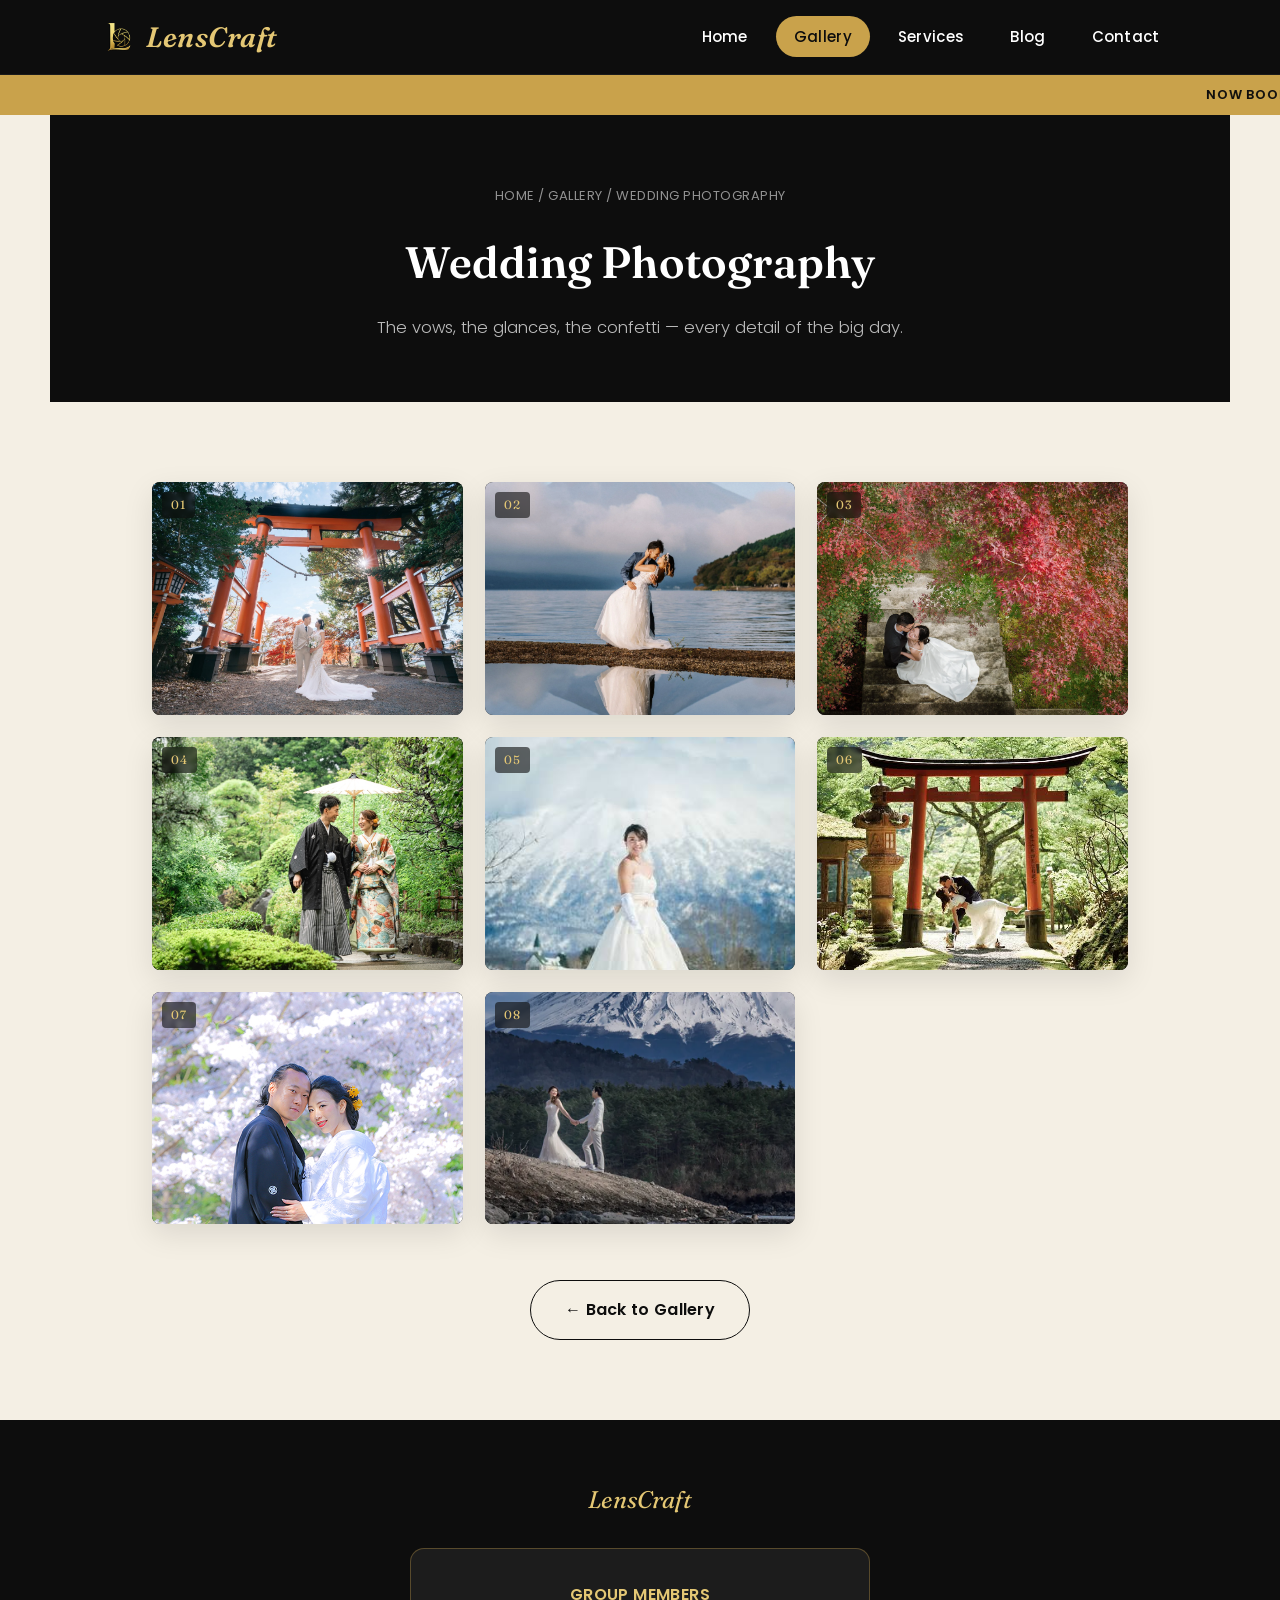
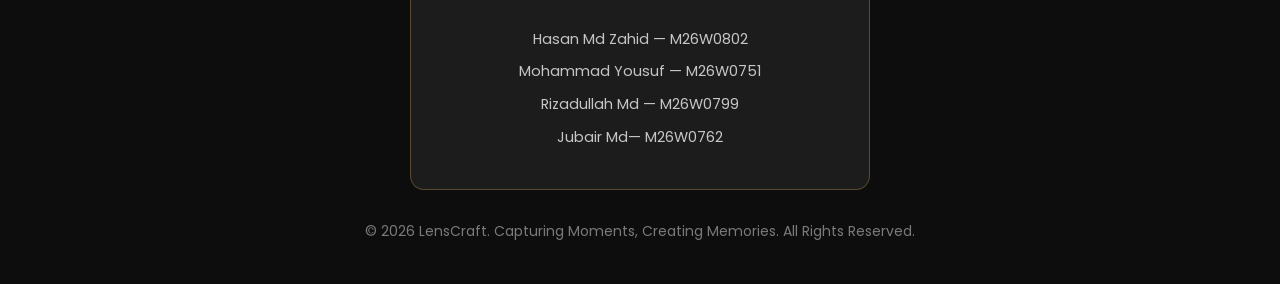
<file: wedding.html>
<!DOCTYPE html>
<html lang="en">

<head>
    <meta charset="UTF-8">
    <meta name="viewport" content="width=device-width, initial-scale=1.0">
    <title>Wedding Gallery | LensCraft Photography</title>
    <meta name="description" content="The vows, the glances, the confetti — every detail of the big day.">

    <link rel="icon" href="favicon.ico" sizes="any">
    <link rel="icon" type="image/png" sizes="32x32" href="favicon-32x32.png">
    <link rel="icon" type="image/png" sizes="16x16" href="favicon-16x16.png">
    <link rel="apple-touch-icon" href="apple-touch-icon.png">

    <link rel="stylesheet" href="assets/css/style.css">
</head>

<body>

    <header>

        <a href="index.html" class="logo">
            <img class="logo-mark" src="assets/img/brand/logo-mark.png" alt="LensCraft" width="36" height="36">
            <span class="logo-text">LensCraft</span>
        </a>

        <nav>
            <ul>
                <li><a href="index.html">Home</a></li>
                <li><a href="gallery.html" class="active">Gallery</a></li>
                <li><a href="services.html">Services</a></li>
                <li><a href="blog.html">Blog</a></li>
                <li><a href="contact.html">Contact</a></li>
            </ul>
        </nav>

    </header>

    <marquee class="promo-marquee" behavior="scroll" direction="left" scrollamount="6" loop="-1">
        Now Booking 2026 Sessions &nbsp;&bull;&nbsp; Nature &nbsp;&middot;&nbsp; Portrait &nbsp;&middot;&nbsp; Wedding &nbsp;&middot;&nbsp; Street &nbsp;&middot;&nbsp; Travel &nbsp;&middot;&nbsp; Wildlife &nbsp;&bull;&nbsp; Based in Kyoto, Japan &nbsp;&bull;&nbsp; Book Your Shoot Today &nbsp;&bull;&nbsp; Now Booking 2026 Sessions &nbsp;&bull;&nbsp; Nature &nbsp;&middot;&nbsp; Portrait &nbsp;&middot;&nbsp; Wedding &nbsp;&middot;&nbsp; Street &nbsp;&middot;&nbsp; Travel &nbsp;&middot;&nbsp; Wildlife &nbsp;&bull;&nbsp; Based in Kyoto, Japan &nbsp;&bull;&nbsp; Book Your Shoot Today &nbsp;&bull;&nbsp; Now Booking 2026 Sessions &nbsp;&bull;&nbsp; Nature &nbsp;&middot;&nbsp; Portrait &nbsp;&middot;&nbsp; Wedding &nbsp;&middot;&nbsp; Street &nbsp;&middot;&nbsp; Travel &nbsp;&middot;&nbsp; Wildlife &nbsp;&bull;&nbsp; Based in Kyoto, Japan &nbsp;&bull;&nbsp; Book Your Shoot Today &nbsp;&bull;&nbsp; 
    </marquee>

    <span class="filmstrip" aria-hidden="true"></span>

    <section class="page-banner">
        <div class="breadcrumb"><a href="index.html">Home</a> / <a href="gallery.html">Gallery</a> / Wedding Photography</div>
        <h1>Wedding Photography</h1>
        <p>The vows, the glances, the confetti — every detail of the big day.</p>
    </section>

    <div class="contact-sheet-wrap">
        <div class="contact-sheet">
            <a class="frame" href="#wedding-1">
                <img src="assets/img/wedding/wedding-1.jpg" alt="Wedding Photography photo 1" loading="lazy">
                <span class="frame-index">01</span>
            </a>
            <a class="frame" href="#wedding-2">
                <img src="assets/img/wedding/wedding-2.webp" alt="Wedding Photography photo 2" loading="lazy">
                <span class="frame-index">02</span>
            </a>
            <a class="frame" href="#wedding-3">
                <img src="assets/img/wedding/wedding-3.webp" alt="Wedding Photography photo 3" loading="lazy">
                <span class="frame-index">03</span>
            </a>
            <a class="frame" href="#wedding-4">
                <img src="assets/img/wedding/wedding-4.jpg" alt="Wedding Photography photo 4" loading="lazy">
                <span class="frame-index">04</span>
            </a>
            <a class="frame" href="#wedding-5">
                <img src="assets/img/wedding/wedding-5.jpg" alt="Wedding Photography photo 5" loading="lazy">
                <span class="frame-index">05</span>
            </a>
            <a class="frame" href="#wedding-6">
                <img src="assets/img/wedding/wedding-6.jpg" alt="Wedding Photography photo 6" loading="lazy">
                <span class="frame-index">06</span>
            </a>
            <a class="frame" href="#wedding-7">
                <img src="assets/img/wedding/wedding-7.jpg" alt="Wedding Photography photo 7" loading="lazy">
                <span class="frame-index">07</span>
            </a>
            <a class="frame" href="#wedding-8">
                <img src="assets/img/wedding/wedding-8.webp" alt="Wedding Photography photo 8" loading="lazy">
                <span class="frame-index">08</span>
            </a>
        </div>

        <div class="back-row">
            <a href="gallery.html" class="btn btn-outline">&larr; Back to Gallery</a>
        </div>
    </div>

    <div class="lightbox-css" id="wedding-1">
        <a href="#" class="lightbox-close" aria-label="Close">&times;</a>
        <a href="#wedding-8" class="lightbox-prev" aria-label="Previous photo">&larr;</a>
        <img src="assets/img/wedding/wedding-1.jpg" alt="Wedding Photography photo 1">
        <a href="#wedding-2" class="lightbox-next" aria-label="Next photo">&rarr;</a>
        <span class="lightbox-counter">01 / 08</span>
    </div>
    <div class="lightbox-css" id="wedding-2">
        <a href="#" class="lightbox-close" aria-label="Close">&times;</a>
        <a href="#wedding-1" class="lightbox-prev" aria-label="Previous photo">&larr;</a>
        <img src="assets/img/wedding/wedding-2.webp" alt="Wedding Photography photo 2">
        <a href="#wedding-3" class="lightbox-next" aria-label="Next photo">&rarr;</a>
        <span class="lightbox-counter">02 / 08</span>
    </div>
    <div class="lightbox-css" id="wedding-3">
        <a href="#" class="lightbox-close" aria-label="Close">&times;</a>
        <a href="#wedding-2" class="lightbox-prev" aria-label="Previous photo">&larr;</a>
        <img src="assets/img/wedding/wedding-3.webp" alt="Wedding Photography photo 3">
        <a href="#wedding-4" class="lightbox-next" aria-label="Next photo">&rarr;</a>
        <span class="lightbox-counter">03 / 08</span>
    </div>
    <div class="lightbox-css" id="wedding-4">
        <a href="#" class="lightbox-close" aria-label="Close">&times;</a>
        <a href="#wedding-3" class="lightbox-prev" aria-label="Previous photo">&larr;</a>
        <img src="assets/img/wedding/wedding-4.jpg" alt="Wedding Photography photo 4">
        <a href="#wedding-5" class="lightbox-next" aria-label="Next photo">&rarr;</a>
        <span class="lightbox-counter">04 / 08</span>
    </div>
    <div class="lightbox-css" id="wedding-5">
        <a href="#" class="lightbox-close" aria-label="Close">&times;</a>
        <a href="#wedding-4" class="lightbox-prev" aria-label="Previous photo">&larr;</a>
        <img src="assets/img/wedding/wedding-5.jpg" alt="Wedding Photography photo 5">
        <a href="#wedding-6" class="lightbox-next" aria-label="Next photo">&rarr;</a>
        <span class="lightbox-counter">05 / 08</span>
    </div>
    <div class="lightbox-css" id="wedding-6">
        <a href="#" class="lightbox-close" aria-label="Close">&times;</a>
        <a href="#wedding-5" class="lightbox-prev" aria-label="Previous photo">&larr;</a>
        <img src="assets/img/wedding/wedding-6.jpg" alt="Wedding Photography photo 6">
        <a href="#wedding-7" class="lightbox-next" aria-label="Next photo">&rarr;</a>
        <span class="lightbox-counter">06 / 08</span>
    </div>
    <div class="lightbox-css" id="wedding-7">
        <a href="#" class="lightbox-close" aria-label="Close">&times;</a>
        <a href="#wedding-6" class="lightbox-prev" aria-label="Previous photo">&larr;</a>
        <img src="assets/img/wedding/wedding-7.jpg" alt="Wedding Photography photo 7">
        <a href="#wedding-8" class="lightbox-next" aria-label="Next photo">&rarr;</a>
        <span class="lightbox-counter">07 / 08</span>
    </div>
    <div class="lightbox-css" id="wedding-8">
        <a href="#" class="lightbox-close" aria-label="Close">&times;</a>
        <a href="#wedding-7" class="lightbox-prev" aria-label="Previous photo">&larr;</a>
        <img src="assets/img/wedding/wedding-8.webp" alt="Wedding Photography photo 8">
        <a href="#wedding-1" class="lightbox-next" aria-label="Next photo">&rarr;</a>
        <span class="lightbox-counter">08 / 08</span>
    </div>

    <!-- Footer -->
    <footer>

        <div class="footer-brand">LensCraft</div>

        <div class="footer-card">
            <h3>Group Members</h3>
            <p>Hasan Md Zahid — M26W0802</p>
            <p>Mohammad Yousuf — M26W0751</p>
            <p>Rizadullah Md — M26W0799</p>
            <p>Jubair Md— M26W0762</p>
        </div>

        <p class="copyright">© 2026 LensCraft. Capturing Moments, Creating Memories. All Rights Reserved.</p>

    </footer>

</body>

</html>
</file>
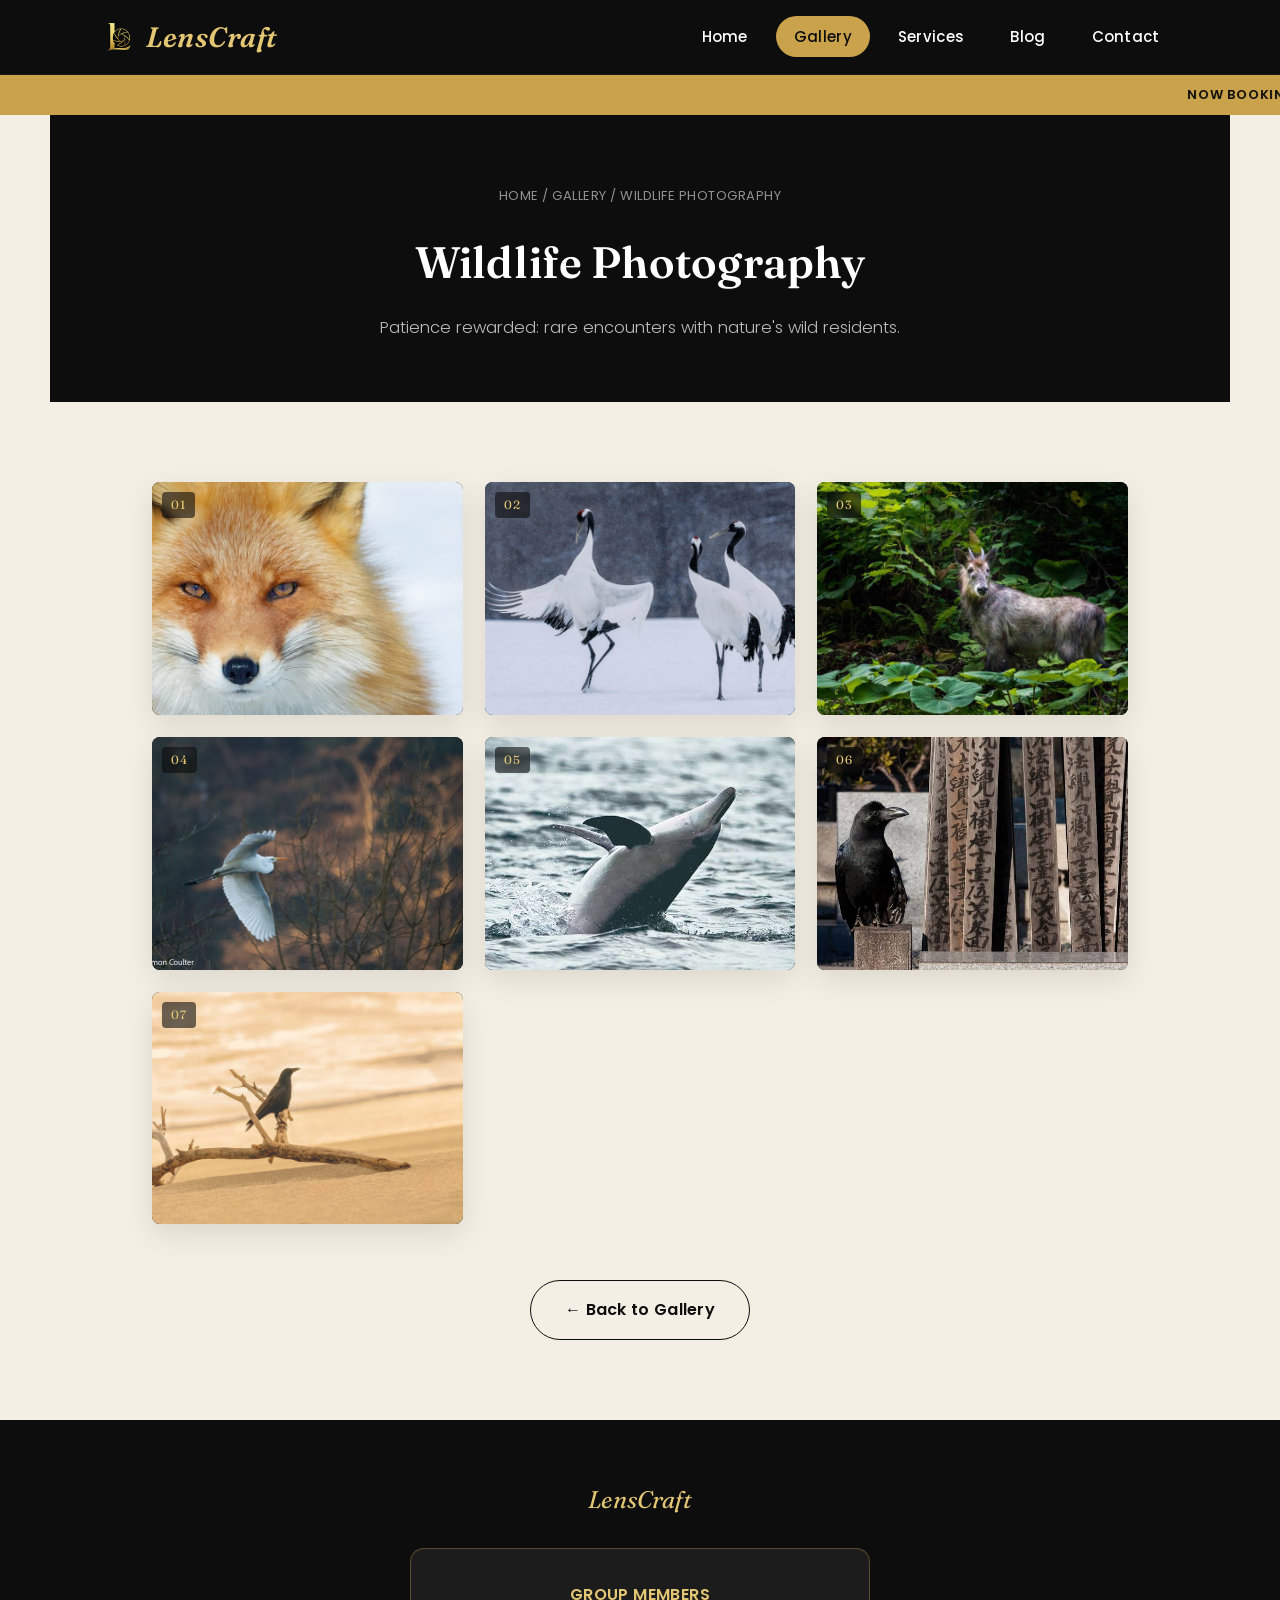
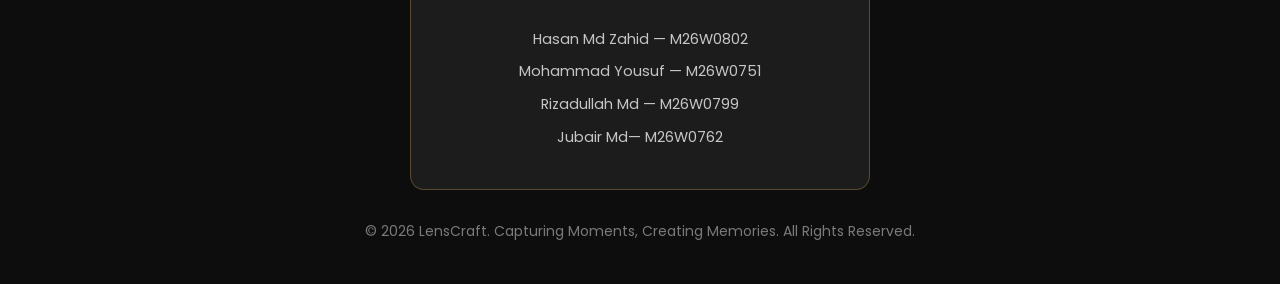
<file: wildlife.html>
<!DOCTYPE html>
<html lang="en">

<head>
    <meta charset="UTF-8">
    <meta name="viewport" content="width=device-width, initial-scale=1.0">
    <title>Wildlife Gallery | LensCraft Photography</title>
    <meta name="description" content="Patience rewarded: rare encounters with nature's wild residents.">

    <link rel="icon" href="favicon.ico" sizes="any">
    <link rel="icon" type="image/png" sizes="32x32" href="favicon-32x32.png">
    <link rel="icon" type="image/png" sizes="16x16" href="favicon-16x16.png">
    <link rel="apple-touch-icon" href="apple-touch-icon.png">

    <link rel="stylesheet" href="assets/css/style.css">
</head>

<body>

    <header>

        <a href="index.html" class="logo">
            <img class="logo-mark" src="assets/img/brand/logo-mark.png" alt="LensCraft" width="36" height="36">
            <span class="logo-text">LensCraft</span>
        </a>

        <nav>
            <ul>
                <li><a href="index.html">Home</a></li>
                <li><a href="gallery.html" class="active">Gallery</a></li>
                <li><a href="services.html">Services</a></li>
                <li><a href="blog.html">Blog</a></li>
                <li><a href="contact.html">Contact</a></li>
            </ul>
        </nav>

    </header>

    <marquee class="promo-marquee" behavior="scroll" direction="left" scrollamount="6" loop="-1">
        Now Booking 2026 Sessions &nbsp;&bull;&nbsp; Nature &nbsp;&middot;&nbsp; Portrait &nbsp;&middot;&nbsp; Wedding &nbsp;&middot;&nbsp; Street &nbsp;&middot;&nbsp; Travel &nbsp;&middot;&nbsp; Wildlife &nbsp;&bull;&nbsp; Based in Kyoto, Japan &nbsp;&bull;&nbsp; Book Your Shoot Today &nbsp;&bull;&nbsp; Now Booking 2026 Sessions &nbsp;&bull;&nbsp; Nature &nbsp;&middot;&nbsp; Portrait &nbsp;&middot;&nbsp; Wedding &nbsp;&middot;&nbsp; Street &nbsp;&middot;&nbsp; Travel &nbsp;&middot;&nbsp; Wildlife &nbsp;&bull;&nbsp; Based in Kyoto, Japan &nbsp;&bull;&nbsp; Book Your Shoot Today &nbsp;&bull;&nbsp; Now Booking 2026 Sessions &nbsp;&bull;&nbsp; Nature &nbsp;&middot;&nbsp; Portrait &nbsp;&middot;&nbsp; Wedding &nbsp;&middot;&nbsp; Street &nbsp;&middot;&nbsp; Travel &nbsp;&middot;&nbsp; Wildlife &nbsp;&bull;&nbsp; Based in Kyoto, Japan &nbsp;&bull;&nbsp; Book Your Shoot Today &nbsp;&bull;&nbsp; 
    </marquee>

    <span class="filmstrip" aria-hidden="true"></span>

    <section class="page-banner">
        <div class="breadcrumb"><a href="index.html">Home</a> / <a href="gallery.html">Gallery</a> / Wildlife Photography</div>
        <h1>Wildlife Photography</h1>
        <p>Patience rewarded: rare encounters with nature's wild residents.</p>
    </section>

    <div class="contact-sheet-wrap">
        <div class="contact-sheet">
            <a class="frame" href="#wildlife-1">
                <img src="assets/img/wildlife/wildlife-1.jpg" alt="Wildlife Photography photo 1" loading="lazy">
                <span class="frame-index">01</span>
            </a>
            <a class="frame" href="#wildlife-2">
                <img src="assets/img/wildlife/wildlife-2.jpg" alt="Wildlife Photography photo 2" loading="lazy">
                <span class="frame-index">02</span>
            </a>
            <a class="frame" href="#wildlife-3">
                <img src="assets/img/wildlife/wildlife-3.jpg" alt="Wildlife Photography photo 3" loading="lazy">
                <span class="frame-index">03</span>
            </a>
            <a class="frame" href="#wildlife-4">
                <img src="assets/img/wildlife/wildlife-4.jpg" alt="Wildlife Photography photo 4" loading="lazy">
                <span class="frame-index">04</span>
            </a>
            <a class="frame" href="#wildlife-5">
                <img src="assets/img/wildlife/wildlife-5.jpg" alt="Wildlife Photography photo 5" loading="lazy">
                <span class="frame-index">05</span>
            </a>
            <a class="frame" href="#wildlife-6">
                <img src="assets/img/wildlife/wildlife-6.jpg" alt="Wildlife Photography photo 6" loading="lazy">
                <span class="frame-index">06</span>
            </a>
            <a class="frame" href="#wildlife-7">
                <img src="assets/img/wildlife/wildlife-7.webp" alt="Wildlife Photography photo 7" loading="lazy">
                <span class="frame-index">07</span>
            </a>
        </div>

        <div class="back-row">
            <a href="gallery.html" class="btn btn-outline">&larr; Back to Gallery</a>
        </div>
    </div>

    <div class="lightbox-css" id="wildlife-1">
        <a href="#" class="lightbox-close" aria-label="Close">&times;</a>
        <a href="#wildlife-7" class="lightbox-prev" aria-label="Previous photo">&larr;</a>
        <img src="assets/img/wildlife/wildlife-1.jpg" alt="Wildlife Photography photo 1">
        <a href="#wildlife-2" class="lightbox-next" aria-label="Next photo">&rarr;</a>
        <span class="lightbox-counter">01 / 07</span>
    </div>
    <div class="lightbox-css" id="wildlife-2">
        <a href="#" class="lightbox-close" aria-label="Close">&times;</a>
        <a href="#wildlife-1" class="lightbox-prev" aria-label="Previous photo">&larr;</a>
        <img src="assets/img/wildlife/wildlife-2.jpg" alt="Wildlife Photography photo 2">
        <a href="#wildlife-3" class="lightbox-next" aria-label="Next photo">&rarr;</a>
        <span class="lightbox-counter">02 / 07</span>
    </div>
    <div class="lightbox-css" id="wildlife-3">
        <a href="#" class="lightbox-close" aria-label="Close">&times;</a>
        <a href="#wildlife-2" class="lightbox-prev" aria-label="Previous photo">&larr;</a>
        <img src="assets/img/wildlife/wildlife-3.jpg" alt="Wildlife Photography photo 3">
        <a href="#wildlife-4" class="lightbox-next" aria-label="Next photo">&rarr;</a>
        <span class="lightbox-counter">03 / 07</span>
    </div>
    <div class="lightbox-css" id="wildlife-4">
        <a href="#" class="lightbox-close" aria-label="Close">&times;</a>
        <a href="#wildlife-3" class="lightbox-prev" aria-label="Previous photo">&larr;</a>
        <img src="assets/img/wildlife/wildlife-4.jpg" alt="Wildlife Photography photo 4">
        <a href="#wildlife-5" class="lightbox-next" aria-label="Next photo">&rarr;</a>
        <span class="lightbox-counter">04 / 07</span>
    </div>
    <div class="lightbox-css" id="wildlife-5">
        <a href="#" class="lightbox-close" aria-label="Close">&times;</a>
        <a href="#wildlife-4" class="lightbox-prev" aria-label="Previous photo">&larr;</a>
        <img src="assets/img/wildlife/wildlife-5.jpg" alt="Wildlife Photography photo 5">
        <a href="#wildlife-6" class="lightbox-next" aria-label="Next photo">&rarr;</a>
        <span class="lightbox-counter">05 / 07</span>
    </div>
    <div class="lightbox-css" id="wildlife-6">
        <a href="#" class="lightbox-close" aria-label="Close">&times;</a>
        <a href="#wildlife-5" class="lightbox-prev" aria-label="Previous photo">&larr;</a>
        <img src="assets/img/wildlife/wildlife-6.jpg" alt="Wildlife Photography photo 6">
        <a href="#wildlife-7" class="lightbox-next" aria-label="Next photo">&rarr;</a>
        <span class="lightbox-counter">06 / 07</span>
    </div>
    <div class="lightbox-css" id="wildlife-7">
        <a href="#" class="lightbox-close" aria-label="Close">&times;</a>
        <a href="#wildlife-6" class="lightbox-prev" aria-label="Previous photo">&larr;</a>
        <img src="assets/img/wildlife/wildlife-7.webp" alt="Wildlife Photography photo 7">
        <a href="#wildlife-1" class="lightbox-next" aria-label="Next photo">&rarr;</a>
        <span class="lightbox-counter">07 / 07</span>
    </div>

     <!-- Footer -->
    <footer>

        <div class="footer-brand">LensCraft</div>

        <div class="footer-card">
            <h3>Group Members</h3>
            <p>Hasan Md Zahid — M26W0802</p>
            <p>Mohammad Yousuf — M26W0751</p>
            <p>Rizadullah Md — M26W0799</p>
            <p>Jubair Md— M26W0762</p>
        </div>

        <p class="copyright">© 2026 LensCraft. Capturing Moments, Creating Memories. All Rights Reserved.</p>

    </footer>
</body>

</html>
</file>
<file: assets/css/style.css>
/* 
   LensCraft Photography — stylesheet
   Palette: ink black, warm cream, antique gold
   Type: Fraunces (display serif) + Poppins (body/UI)
 */

@import url('https://fonts.googleapis.com/css2?family=Fraunces:ital,opsz,wght@0,9..144,400;0,9..144,600;0,9..144,700;1,9..144,500&family=Poppins:wght@300;400;500;600;700&display=swap');

:root{
    --ink:#0d0d0d;              /* header, footer, dark section backgrounds, body text on light cards */
    --ink-soft:#1c1c1c;         /* review cards, slightly lighter panels sitting on --ink */
    --cream:#f4efe4;            /* page background, light card fills (Starter/Essential/Signature) */
    --cream-deep:#e9e1d1;       /* borders/dividers on cream backgrounds (table rows, plan separators) */
    --charcoal:#2a2926;         /* default body copy color */
    --stone:#7a7266;            /* secondary/muted text — subtitles, card descriptions */
    --gold:#c9a24b;             /* primary accent — buttons, icons, active nav, dividers */
    --gold-bright:#e4c774;      /* lighter gold for text-on-dark (logo, headings on --ink) */
    --white:#ffffff;            /* card backgrounds on cream sections, text on dark backgrounds */
    --shadow:0 10px 30px rgba(13,13,13,.10);       /* resting shadow for cards/figures */
    --shadow-lift:0 18px 40px rgba(13,13,13,.18);  /* stronger shadow used on hover */
    --radius:14px;              /* shared corner radius for cards, panels, buttons-as-blocks */
    --container:1180px;         /* max content width for centered sections */
}

/* 
   Reset
 */

*{
    margin:0;
    padding:0;
    box-sizing:border-box;
}

html{
    scroll-behavior:smooth;
}

body{
    font-family:'Poppins',sans-serif;
    background:var(--cream);
    color:var(--charcoal);
    line-height:1.7;
    -webkit-font-smoothing:antialiased;
}

img{
    max-width:100%;
    display:block;
}

a{
    color:inherit;
}

h1,h2,h3,h4{
    font-family:'Fraunces',serif;
    font-weight:600;
    color:var(--ink);
    letter-spacing:.2px;
}

:focus-visible{
    outline:3px solid var(--gold);
    outline-offset:3px;
}

@media (prefers-reduced-motion: reduce){
    *{
        animation-duration:.001ms !important;
        animation-iteration-count:1 !important;
        transition-duration:.001ms !important;
        scroll-behavior:auto !important;
    }
}

/* 
   Filmstrip divider (signature motif)
 */

.filmstrip{
    height:16px;
    background-color:var(--ink);
    background-image:
        radial-gradient(circle at 10px 8px, var(--cream) 4px, transparent 4.6px);
    background-size:28px 16px;
    background-repeat:repeat-x;
}

/* 
   Header
 */

header{
    background:var(--ink);
    color:var(--white);
    display:flex;
    justify-content:space-between;
    align-items:center;
    padding:20px 8%;
    position:sticky;
    top:0;
    z-index:100;
    border-bottom:1px solid rgba(255,255,255,.06);
}

.logo{
    display:flex;
    align-items:center;
    gap:10px;
    text-decoration:none;
    font-family:'Fraunces',serif;
    font-style:italic;
    font-size:28px;
    font-weight:600;
    color:var(--gold-bright);
    letter-spacing:.5px;
    transition:.3s;
}

.logo:hover{
    color:var(--white);
}

.logo-mark{
    width:34px;
    height:34px;
    flex-shrink:0;
    object-fit:contain;
    display:block;
}

.logo-text{
    line-height:1;
}

/* 
   Promo Marquee
 */

.promo-marquee{
    display:block;
    width:100%;
    background:var(--gold);
    color:var(--ink);
    font-family:'Poppins',sans-serif;
    font-weight:600;
    font-size:13px;
    letter-spacing:.8px;
    text-transform:uppercase;
    padding:9px 0;
}

nav ul{
    display:flex;
    list-style:none;
}

nav ul li{
    margin-left:10px;
}

nav ul li a{
    color:var(--white);
    text-decoration:none;
    padding:10px 18px;
    border-radius:999px;
    transition:.3s;
    font-weight:500;
    font-size:15px;
    letter-spacing:.3px;
}

nav ul li a:hover,
nav ul li a.active{
    background:var(--gold);
    color:var(--ink);
}

/* 
   Hero Section
 */

.hero{
    position:relative;
    height:92vh;
    display:flex;
    justify-content:center;
    align-items:center;
    text-align:center;
    overflow:hidden;
    background:var(--ink);
}

.hero-bg{
    position:absolute;
    inset:0;
    width:100%;
    height:100%;
    object-fit:cover;
    animation:slowZoom 22s ease-in-out infinite alternate;
}

@keyframes slowZoom{
    from{ transform:scale(1); }
    to{ transform:scale(1.09); }
}

.hero::after{
    content:"";
    position:absolute;
    inset:0;
    background:linear-gradient(180deg, rgba(13,13,13,.55) 0%, rgba(13,13,13,.72) 100%);
}

.hero-text{
    position:relative;
    z-index:2;
    color:var(--white);
    padding:20px 40px;
    max-width:720px;
}

.eyebrow{
    display:inline-block;
    text-transform:uppercase;
    letter-spacing:3px;
    font-size:13px;
    color:var(--gold-bright);
    margin-bottom:18px;
    font-weight:600;
}

.hero-text h1{
    font-size:58px;
    line-height:1.12;
    margin-bottom:22px;
    color:var(--white);
}

.hero-text p{
    font-size:19px;
    margin-bottom:34px;
    color:rgba(255,255,255,.85);
    font-weight:300;
}

.btn{
    display:inline-block;
    text-decoration:none;
    background:var(--gold);
    color:var(--ink);
    padding:15px 34px;
    border-radius:999px;
    font-weight:600;
    letter-spacing:.3px;
    transition:.3s;
    border:1px solid var(--gold);
}

.btn:hover{
    background:transparent;
    color:var(--white);
    border-color:rgba(255,255,255,.5);
}

.btn-outline{
    background:transparent;
    color:var(--ink);
    border:1px solid var(--ink);
}

.btn-outline:hover{
    background:var(--ink);
    color:var(--white);
}

/* 
   Sections
 */

section{
    padding:100px 8%;
    max-width:var(--container);
    margin:0 auto;
}

section h2{
    text-align:center;
    margin-bottom:16px;
    font-size:36px;
    color:var(--ink);
}

.section-sub{
    text-align:center;
    color:var(--stone);
    max-width:560px;
    margin:0 auto 50px;
    font-size:15.5px;
}

/* 
   About
 */

.about{
    text-align:center;
}

.about h2{
    margin-bottom:20px;
}

.about p{
    max-width:820px;
    margin:auto;
    text-align:center;
    font-size:18px;
    color:var(--charcoal);
}

/* 
   Services
 */

.services{
    background:var(--white);
}

.service-container{
    display:flex;
    justify-content:center;
    gap:25px;
    flex-wrap:wrap;
}

.card{
    background:var(--cream);
    width:260px;
    padding:36px 30px;
    text-align:center;
    border-radius:var(--radius);
    box-shadow:var(--shadow);
    transition:.35s;
    border:1px solid rgba(0,0,0,.04);
}

.card:hover{
    transform:translateY(-8px);
    box-shadow:var(--shadow-lift);
}

.card .num{
    font-family:'Fraunces',serif;
    font-size:14px;
    color:var(--gold);
    letter-spacing:2px;
    display:block;
    margin-bottom:10px;
}

.card h3{
    color:var(--ink);
    margin-bottom:12px;
    font-size:21px;
}

.card p{
    color:var(--stone);
    font-size:15px;
}

/* 
   Gallery (featured, on index & gallery pages)
 */

.gallery-container{
    display:flex;
    justify-content:center;
    gap:25px;
    flex-wrap:wrap;
}

figure{
    background:var(--white);
    width:320px;
    border-radius:var(--radius);
    overflow:hidden;
    box-shadow:var(--shadow);
    transition:.35s;
}

figure:hover{
    transform:translateY(-6px);
    box-shadow:var(--shadow-lift);
}

figure a{
    text-decoration:none;
    display:block;
}

.fig-frame{
    position:relative;
    overflow:hidden;
}

figure img{
    width:100%;
    height:230px;
    object-fit:cover;
    transition:.5s;
}

figure:hover img{
    transform:scale(1.07);
}

figcaption{
    padding:16px 15px 18px;
    text-align:center;
    font-weight:600;
    color:var(--ink);
    font-size:15px;
}

figcaption span{
    display:block;
    font-weight:400;
    font-size:12.5px;
    color:var(--stone);
    margin-top:4px;
    letter-spacing:.3px;
}

/* 
   Why Choose Me
 */

.choose-container{
    display:flex;
    justify-content:center;
    gap:25px;
    flex-wrap:wrap;
}

.choose-box{
    background:var(--white);
    width:300px;
    padding:34px 28px;
    border-radius:var(--radius);
    text-align:center;
    box-shadow:var(--shadow);
    border-top:3px solid var(--gold);
}

.choose-box h3{
    color:var(--ink);
    margin-bottom:12px;
    font-size:20px;
}

.choose-box p{
    color:var(--stone);
    font-size:15px;
}

/* 
   Lists (process / categories)
 */

.process{
    display:flex;
    justify-content:center;
    gap:40px;
    flex-wrap:wrap;
}

.process-heading{
    flex-basis:100%;
    text-align:center;
    margin-bottom:10px;
}

.list-box{
    width:380px;
    background:var(--white);
    padding:36px 34px;
    border-radius:var(--radius);
    box-shadow:var(--shadow);
}

.list-box h2{
    font-size:26px;
    margin-bottom:22px;
    text-align:left;
}

.list-box ol,
.list-box ul{
    margin-left:6px;
    list-style:none;
    counter-reset:item;
}

.list-box ol li{
    counter-increment:item;
    position:relative;
    padding-left:38px;
    margin-bottom:16px;
    color:var(--charcoal);
}

.list-box ol li::before{
    content:counter(item, decimal-leading-zero);
    position:absolute;
    left:0;
    top:0;
    font-family:'Fraunces',serif;
    font-weight:600;
    color:var(--gold);
    font-size:14px;
}

.list-box ul li{
    position:relative;
    padding-left:22px;
    margin-bottom:14px;
    color:var(--charcoal);
}

.list-box ul li::before{
    content:"";
    position:absolute;
    left:0;
    top:9px;
    width:8px;
    height:8px;
    background:var(--gold);
    border-radius:50%;
}

/* 
   Testimonials
 */

.testimonial{
    background:var(--ink);
}

.testimonial h2{
    color:var(--white);
}

.testimonial-sub{
    color:rgba(255,255,255,.55);
}

.testimonial-container{
    display:flex;
    justify-content:center;
    gap:25px;
    flex-wrap:wrap;
}

.review{
    position:relative;
    background:var(--ink-soft);
    width:300px;
    padding:34px 26px 28px;
    border-radius:var(--radius);
    text-align:center;
    border:1px solid rgba(255,255,255,.06);
    transition:transform .35s ease, box-shadow .35s ease, border-color .35s ease, background .35s ease;
}

.review .quote-mark{
    display:block;
    font-family:'Fraunces',serif;
    font-size:52px;
    line-height:1;
    color:var(--gold);
    opacity:.55;
    margin-bottom:2px;
    transition:.35s ease;
}

.review p{
    font-style:italic;
    color:rgba(255,255,255,.85);
    font-size:15px;
}

.review h4{
    margin-top:20px;
    color:var(--gold-bright);
    font-size:15px;
    transition:.35s ease;
}

.review:hover{
    transform:translateY(-10px) scale(1.02);
    box-shadow:0 22px 48px rgba(0,0,0,.45);
    border-color:rgba(201,162,75,.55);
    background:#232017;
}

.review:hover .quote-mark{
    opacity:1;
    transform:translateY(-2px);
}

.review:hover h4{
    color:var(--white);
}

/* 
   Table & Video (gallery page)
 */

table{
    width:100%;
    max-width:820px;
    margin:0 auto;
    border-collapse:collapse;
    background:var(--white);
    border-radius:var(--radius);
    overflow:hidden;
    box-shadow:var(--shadow);
}

th,td{
    padding:16px 20px;
    text-align:left;
    font-size:15px;
}

th{
    background:var(--ink);
    color:var(--gold-bright);
    font-weight:600;
    letter-spacing:.4px;
    font-size:13px;
    text-transform:uppercase;
}

tr:nth-child(even) td{
    background:var(--cream);
}

td{
    border-bottom:1px solid var(--cream-deep);
    color:var(--charcoal);
}

.video{
    display:flex;
    justify-content:center;
}

.video iframe{
    width:100%;
    max-width:800px;
    height:450px;
    border:0;
    border-radius:var(--radius);
    box-shadow:var(--shadow);
}

.map{
    max-width:900px;
    margin:0 auto;
    border-radius:var(--radius);
    overflow:hidden;
    box-shadow:var(--shadow);
}

/* 
   Contact page
 */

.contact-container{
    max-width:640px;
    margin:0 auto;
    background:var(--white);
    padding:44px;
    border-radius:var(--radius);
    box-shadow:var(--shadow);
}

.contact-container form{
    display:flex;
    flex-direction:column;
}

.contact-container label{
    font-size:14px;
    font-weight:600;
    margin:16px 0 8px;
    color:var(--ink);
}

.contact-container label:first-child{
    margin-top:0;
}

.contact-container input,
.contact-container select{
    padding:13px 16px;
    border:1px solid var(--cream-deep);
    border-radius:8px;
    background:var(--cream);
    font-family:'Poppins',sans-serif;
    font-size:15px;
    color:var(--charcoal);
    transition:.25s;
}

.contact-container input:focus,
.contact-container select:focus{
    outline:none;
    border-color:var(--gold);
    background:var(--white);
}

.contact-container button{
    margin-top:28px;
    padding:15px;
    background:var(--gold);
    color:var(--ink);
    border:none;
    border-radius:999px;
    font-family:'Poppins',sans-serif;
    font-weight:600;
    font-size:15.5px;
    cursor:pointer;
    transition:.3s;
}

.contact-container button:hover{
    background:var(--ink);
    color:var(--gold-bright);
}

/* 
   Category / Contact-sheet pages
 */

.page-banner{
    background:var(--ink);
    color:var(--white);
    text-align:center;
    padding:70px 8% 60px;
}

.breadcrumb{
    font-size:13px;
    letter-spacing:.5px;
    color:rgba(255,255,255,.55);
    margin-bottom:18px;
    text-transform:uppercase;
}

.breadcrumb a{
    text-decoration:none;
    color:rgba(255,255,255,.55);
    transition:.25s;
}

.breadcrumb a:hover{
    color:var(--gold-bright);
}

.page-banner h1{
    color:var(--white);
    font-size:44px;
    margin-bottom:14px;
}

.page-banner p{
    max-width:560px;
    margin:0 auto;
    color:rgba(255,255,255,.72);
    font-size:16.5px;
    font-weight:300;
}

.contact-sheet-wrap{
    padding:80px 8%;
    max-width:var(--container);
    margin:0 auto;
}

.contact-sheet{
    display:grid;
    grid-template-columns:repeat(auto-fill, minmax(260px, 1fr));
    gap:22px;
}

.frame{
    position:relative;
    display:block;
    border-radius:8px;
    overflow:hidden;
    background:var(--ink);
    box-shadow:var(--shadow);
    cursor:zoom-in;
    aspect-ratio:4/3;
    text-decoration:none;
}

.frame img{
    width:100%;
    height:100%;
    object-fit:cover;
    transition:.5s ease;
    filter:saturate(.97);
}

.frame:hover img{
    transform:scale(1.08);
    filter:saturate(1.05);
}

.frame-index{
    position:absolute;
    top:10px;
    left:10px;
    background:rgba(13,13,13,.6);
    color:var(--gold-bright);
    font-family:'Fraunces',serif;
    font-size:12px;
    letter-spacing:1px;
    padding:3px 9px;
    border-radius:4px;
    backdrop-filter:blur(2px);
}

.back-row{
    text-align:center;
    margin-top:56px;
}

/* 
   Lightbox 
 */

.lightbox-css{
    position:fixed;
    inset:0;
    background:rgba(10,10,10,.94);
    display:none;
    align-items:center;
    justify-content:center;
    z-index:1000;
    padding:5vh 5vw;
}

.lightbox-css:target{
    display:flex;
}

.lightbox-css img{
    max-width:100%;
    max-height:88vh;
    border-radius:6px;
    box-shadow:0 20px 60px rgba(0,0,0,.5);
}

.lightbox-close,
.lightbox-prev,
.lightbox-next{
    position:absolute;
    background:rgba(255,255,255,.08);
    color:var(--white);
    border:1px solid rgba(255,255,255,.25);
    width:46px;
    height:46px;
    border-radius:50%;
    display:flex;
    align-items:center;
    justify-content:center;
    cursor:pointer;
    font-size:20px;
    text-decoration:none;
    transition:.25s;
}

.lightbox-close:hover,
.lightbox-prev:hover,
.lightbox-next:hover{
    background:var(--gold);
    color:var(--ink);
    border-color:var(--gold);
}

.lightbox-close{
    top:24px;
    right:24px;
}

.lightbox-prev{
    left:24px;
    top:50%;
    transform:translateY(-50%);
}

.lightbox-next{
    right:24px;
    top:50%;
    transform:translateY(-50%);
}

.lightbox-counter{
    position:absolute;
    bottom:24px;
    left:50%;
    transform:translateX(-50%);
    color:rgba(255,255,255,.7);
    font-size:13px;
    letter-spacing:1px;
    font-family:'Fraunces',serif;
}

/* 
   Services page
 */

.service-grid{
    display:grid;
    grid-template-columns:repeat(4, 1fr);
    gap:30px 26px;
}

.service-item{
    text-align:left;
    padding:8px 6px;
}

.service-icon{
    width:52px;
    height:52px;
    border:1.5px solid var(--gold);
    border-radius:12px;
    display:flex;
    align-items:center;
    justify-content:center;
    margin-bottom:20px;
}

.service-icon svg{
    width:26px;
    height:26px;
    stroke:var(--gold);
    fill:none;
}

.service-item h3{
    font-size:19px;
    margin-bottom:10px;
    color:var(--ink);
}

.service-item p{
    color:var(--stone);
    font-size:14.5px;
}

.pricing{
    background:var(--white);
}

.pricing-grid{
    display:grid;
    grid-template-columns:repeat(4, 1fr);
    gap:0;
    background:var(--cream);
    border-radius:var(--radius);
    box-shadow:var(--shadow);
    overflow:hidden;
}

.plan{
    padding:44px 30px;
    text-align:center;
    border-right:1px solid var(--cream-deep);
    background:var(--cream);
    transition:.3s;
}

.plan:last-child{
    border-right:none;
}

.plan:hover{
    background:var(--white);
    transform:translateY(-4px);
    box-shadow:var(--shadow-lift);
    position:relative;
    z-index:1;
}

.plan.featured{
    background:var(--ink);
    color:var(--white);
}

.plan.featured:hover{
    background:var(--ink);
}

.stars{
    color:var(--gold);
    letter-spacing:3px;
    margin-bottom:14px;
    font-size:15px;
}

.plan h3{
    font-size:21px;
    margin-bottom:22px;
    color:inherit;
}

.plan ul{
    list-style:none;
    margin-bottom:26px;
}

.plan ul li{
    font-size:14px;
    padding:7px 0;
    color:inherit;
    opacity:.8;
    border-bottom:1px dashed rgba(0,0,0,.08);
}

.plan.featured ul li{
    border-bottom:1px dashed rgba(255,255,255,.12);
}

.plan .price{
    font-family:'Fraunces',serif;
    font-size:32px;
    font-weight:600;
    margin-bottom:22px;
    color:inherit;
}

.plan .price sup{
    font-size:16px;
    margin-right:2px;
}

.plan .btn{
    width:100%;
    text-align:center;
}

.plan.featured .btn{
    background:var(--gold);
    color:var(--ink);
    border-color:var(--gold);
}

/* Light cards (Starter, Essential, Signature): invert to a dark
   fill on hover so the button stays clearly visible on the cream
   background instead of fading to near-invisible white-on-cream. */
.plan .btn:hover{
    background:var(--ink);
    color:var(--gold-bright);
    border-color:var(--ink);
    transform:translateY(-2px);
    box-shadow:0 10px 22px rgba(13,13,13,.25);
}

/* Featured dark card (Premium): keep the original ghost-button
   hover, since gold-to-transparent reads fine on a black card. */
.plan.featured .btn:hover{
    background:transparent;
    color:var(--white);
    border-color:rgba(255,255,255,.6);
    transform:translateY(-2px);
    box-shadow:none;
}

/* 
   Blog page
 */

.blog-grid{
    display:grid;
    grid-template-columns:repeat(3, 1fr);
    gap:30px;
}

.post-card{
    background:var(--white);
    border-radius:var(--radius);
    overflow:hidden;
    box-shadow:var(--shadow);
    transition:.35s;
    text-decoration:none;
    color:inherit;
    display:flex;
    flex-direction:column;
}

.post-card:hover{
    transform:translateY(-8px);
    box-shadow:var(--shadow-lift);
}

.post-thumb{
    height:210px;
    overflow:hidden;
}

.post-thumb img{
    width:100%;
    height:100%;
    object-fit:cover;
    transition:.5s;
}

.post-card:hover .post-thumb img{
    transform:scale(1.08);
}

.post-body{
    padding:24px 26px 28px;
    flex:1;
    display:flex;
    flex-direction:column;
}

.post-date{
    font-size:12px;
    letter-spacing:1.5px;
    text-transform:uppercase;
    color:var(--gold);
    font-weight:600;
    margin-bottom:10px;
}

.post-body h3{
    font-size:20px;
    margin-bottom:12px;
    line-height:1.35;
}

.post-body p{
    color:var(--stone);
    font-size:14.5px;
    margin-bottom:18px;
    flex:1;
}

.post-link{
    font-size:13.5px;
    font-weight:600;
    color:var(--ink);
    letter-spacing:.3px;
}

.post-card:hover .post-link{
    color:var(--gold);
}

/* 
   Footer
 */

footer{
    background:var(--ink);
    color:var(--white);
    padding:60px 8% 40px;
    text-align:center;
}

.footer-brand{
    font-family:'Fraunces',serif;
    font-style:italic;
    font-size:24px;
    color:var(--gold-bright);
    margin-bottom:28px;
}

.footer-card{
    max-width:460px;
    margin:auto;
    background:var(--ink-soft);
    border:1px solid rgba(201,162,75,.35);
    border-radius:var(--radius);
    padding:32px;
}

.footer-card h3{
    color:var(--gold-bright);
    margin-bottom:18px;
    font-size:16px;
    letter-spacing:.4px;
    text-transform:uppercase;
    font-family:'Poppins',sans-serif;
    font-weight:600;
}

.footer-card p{
    margin:8px 0;
    color:rgba(255,255,255,.75);
    font-size:14.5px;
}

.copyright{
    margin-top:30px;
    font-size:14px;
    color:rgba(255,255,255,.45);
}

/* 
   Responsive Design
 */

@media(max-width:992px){

    header{
        flex-direction:column;
        gap:14px;
        padding:18px 6%;
    }

    .hero-text h1{
        font-size:42px;
    }

    section{
        padding:80px 6%;
    }

    .service-grid{
        grid-template-columns:repeat(2, 1fr);
    }

    .pricing-grid{
        grid-template-columns:repeat(2, 1fr);
    }

    .plan{
        border-bottom:1px solid var(--cream-deep);
    }

    .blog-grid{
        grid-template-columns:repeat(2, 1fr);
    }
}

@media(max-width:768px){

    nav ul{
        flex-direction:row;
        flex-wrap:wrap;
        justify-content:center;
    }

    nav ul li{
        margin:4px;
    }

    .hero{
        height:78vh;
    }

    .hero-text h1{
        font-size:32px;
    }

    .hero-text p{
        font-size:16px;
    }

    section{
        padding:60px 6%;
    }

    section h2{
        font-size:28px;
    }

    .page-banner h1{
        font-size:32px;
    }

    .lightbox-prev,
    .lightbox-next{
        width:40px;
        height:40px;
        font-size:16px;
    }

    .service-grid{
        grid-template-columns:1fr;
    }

    .pricing-grid{
        grid-template-columns:1fr;
    }

    .plan{
        border-right:none;
        border-bottom:1px solid var(--cream-deep);
    }

    .blog-grid{
        grid-template-columns:1fr;
    }
}

@media(max-width:480px){

    .logo{
        font-size:22px;
    }

    .hero-text h1{
        font-size:26px;
    }

    .hero-text p{
        font-size:15px;
    }

    .btn{
        padding:12px 24px;
        font-size:14px;
    }

    figure,
    .card,
    .choose-box,
    .review,
    .list-box{
        width:100%;
    }

    .contact-container{
        padding:28px 22px;
    }

    .lightbox-prev{ left:10px; }
    .lightbox-next{ right:10px; }
    .lightbox-close{ top:14px; right:14px; }
}
</file>
